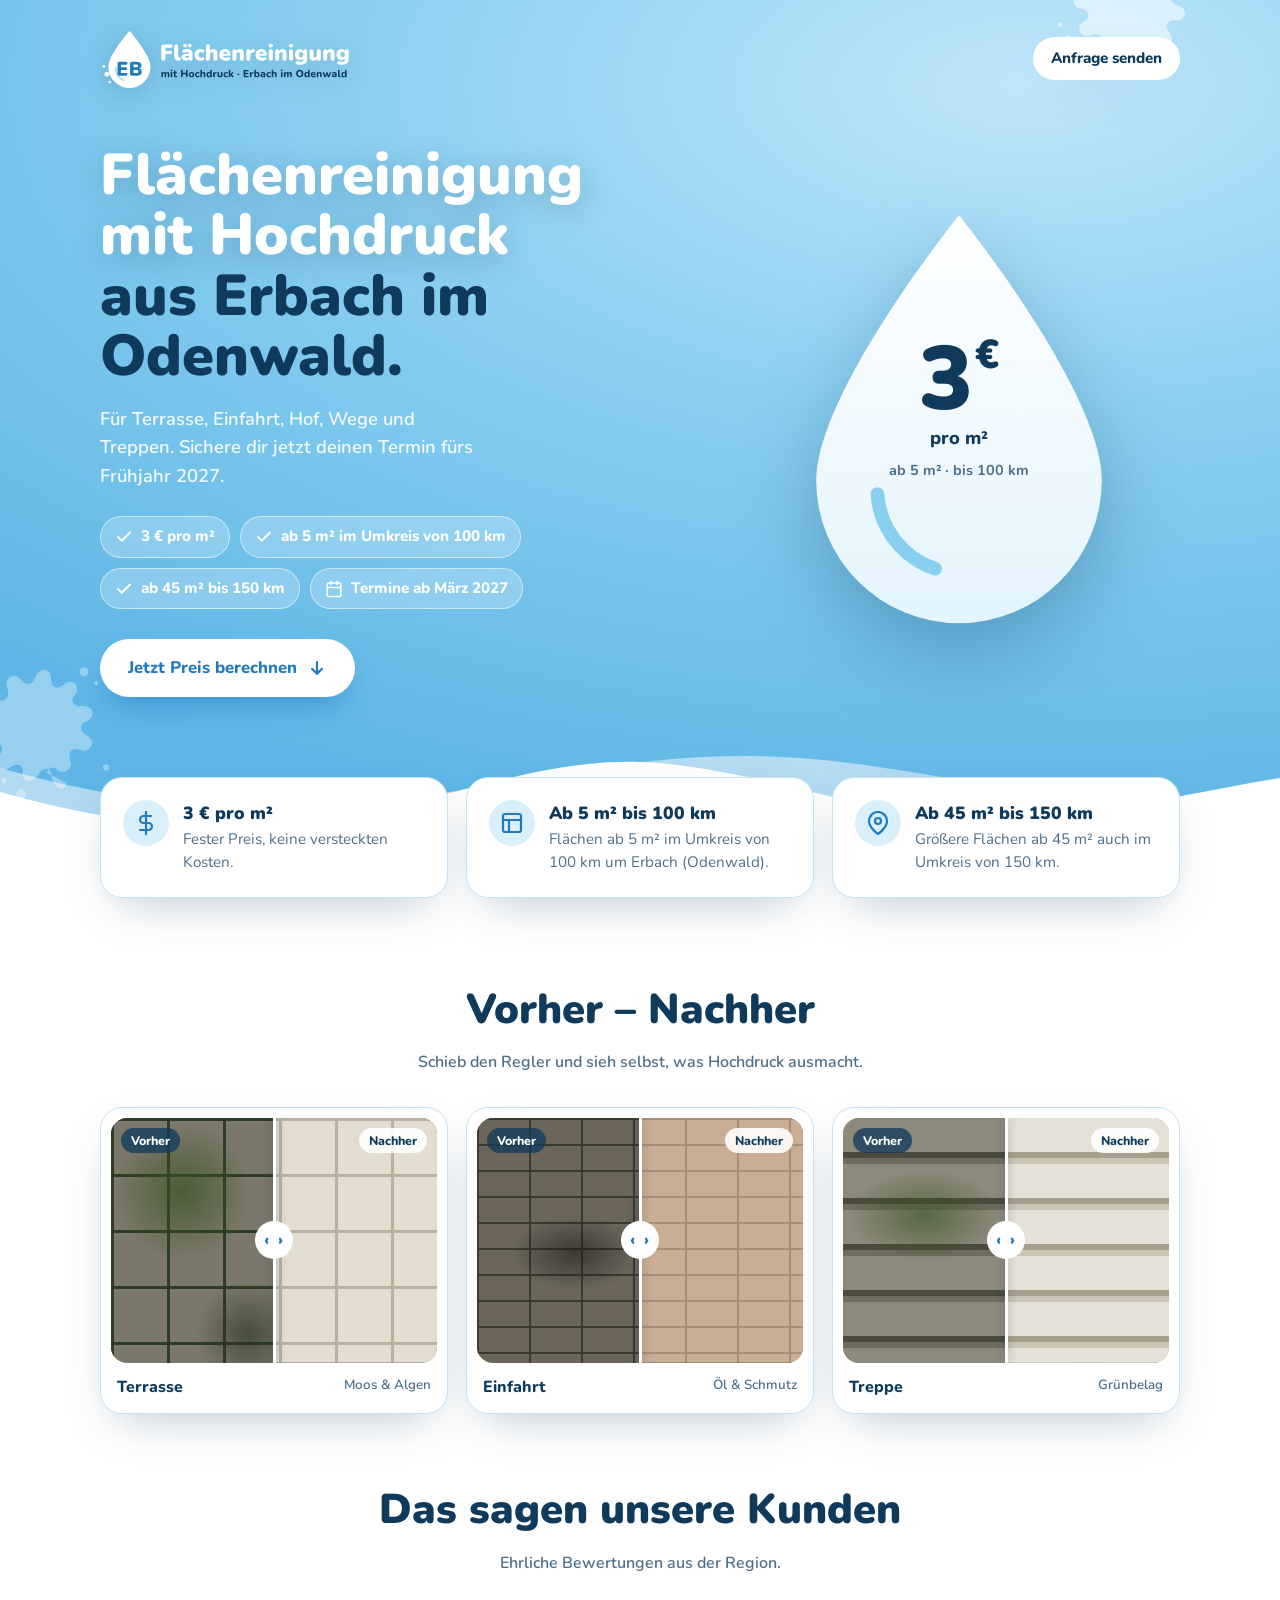
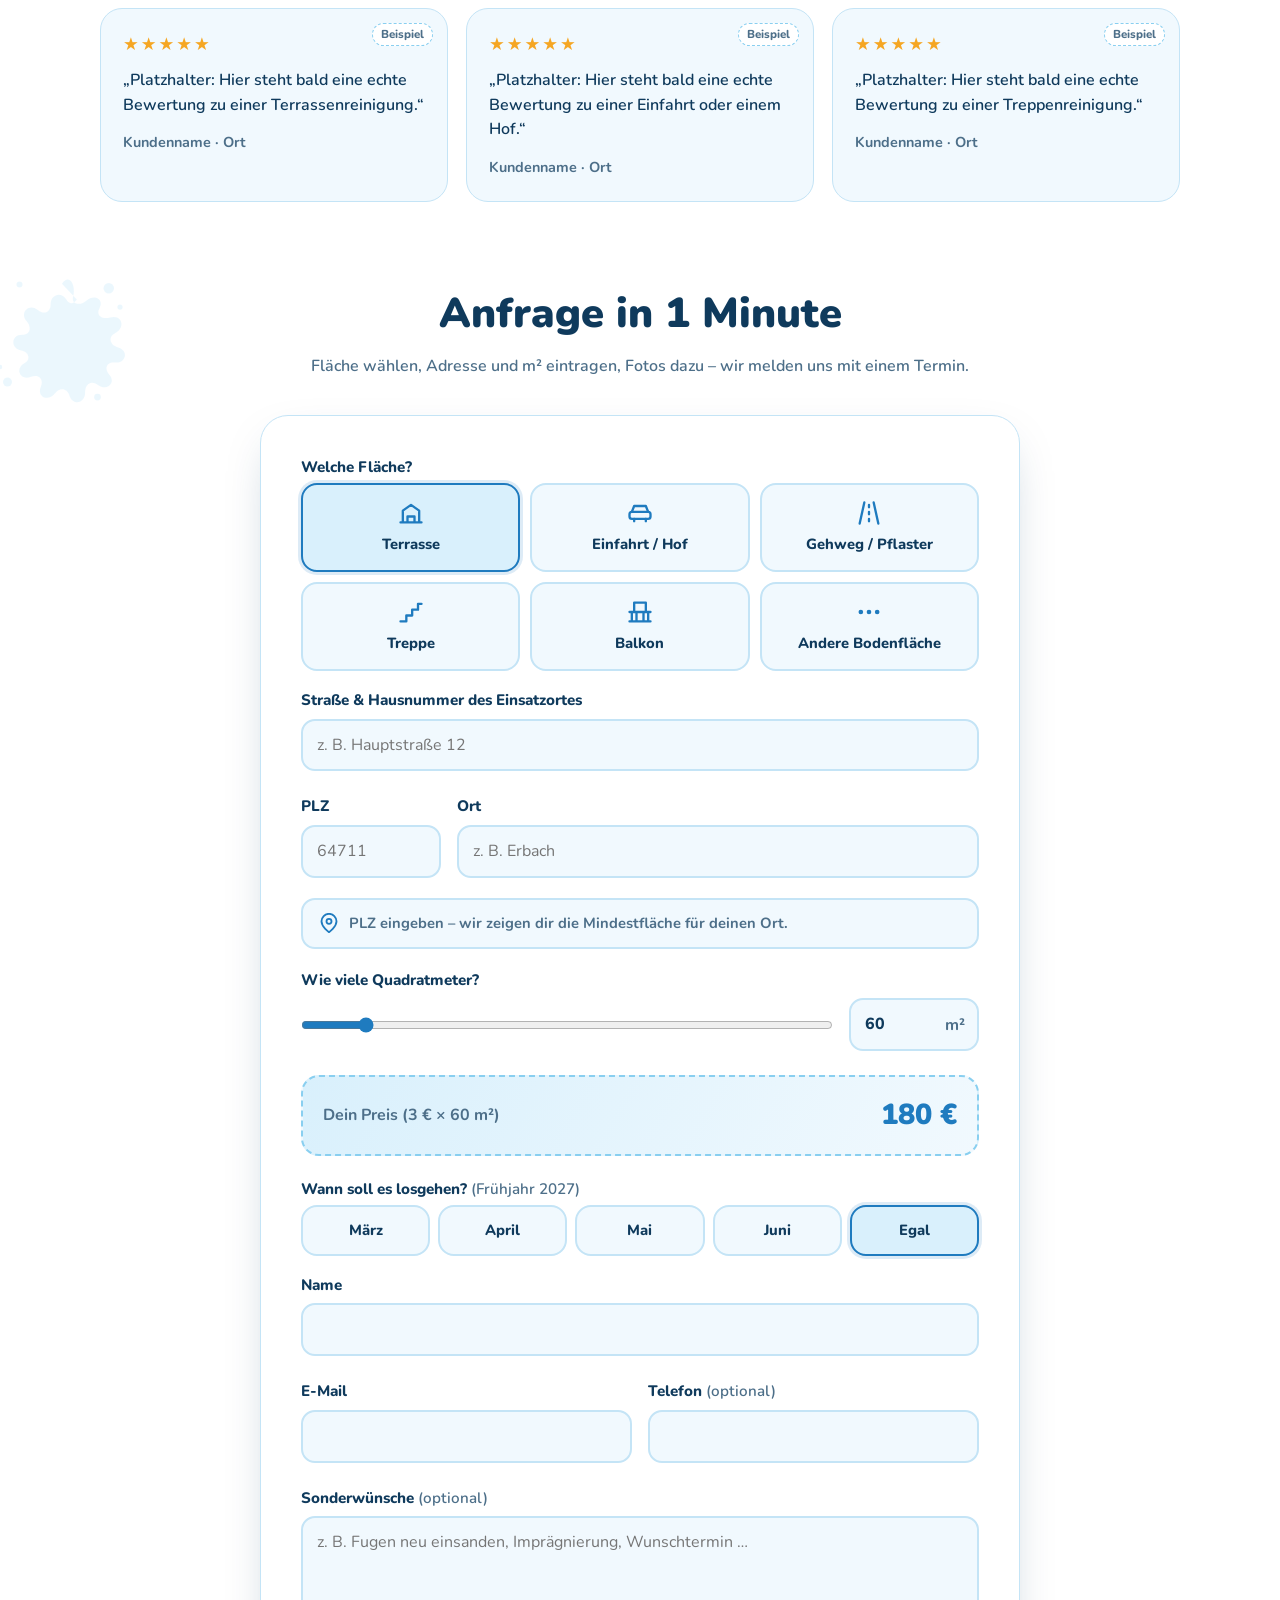
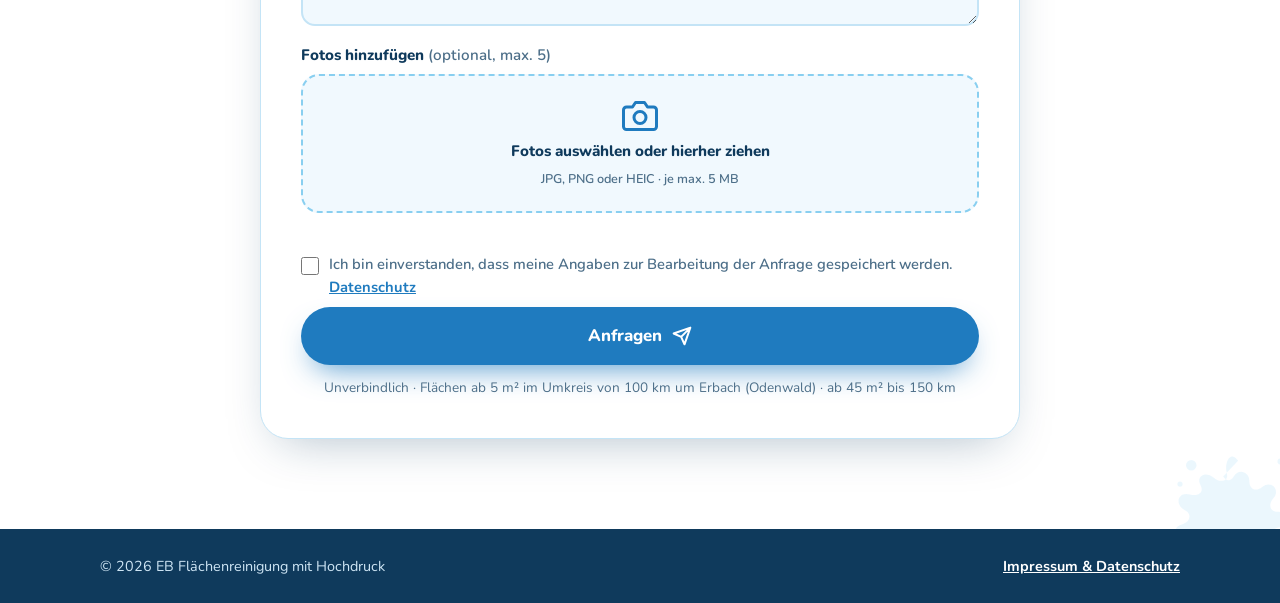
<file: index.html>
<!DOCTYPE html>
<html lang="de">
<head>
  <meta charset="UTF-8" />
  <meta name="viewport" content="width=device-width, initial-scale=1.0" />
  <title>Flächenreinigung mit Hochdruck · Erbach · 3 € pro m² · Frühjahr 2027</title>
  <meta name="description" content="Flächenreinigung mit Hochdruck für Terrasse, Einfahrt, Hof, Wege und Treppen: 3 € pro m², ab 5 m², im Umkreis von bis zu 150 km um Erbach (Odenwald). Jetzt Termin fürs Frühjahr 2027 anfragen." />
  <meta name="theme-color" content="#89cff0" />
  <link rel="icon" href="assets/favicon.svg" type="image/svg+xml" />
  <link rel="apple-touch-icon" href="assets/logo-icon-512.png" />
  <link rel="preconnect" href="https://fonts.googleapis.com" />
  <link rel="preconnect" href="https://fonts.gstatic.com" crossorigin />
  <link href="https://fonts.googleapis.com/css2?family=Nunito:wght@400;600;700;800;900&display=swap" rel="stylesheet" />
  <style>
    :root {
      --baby: #89cff0;
      --baby-soft: #d9f0fc;
      --baby-mist: #f1f9fe;
      --blue: #1f7bbf;
      --blue-dark: #0f3a5c;
      --white: #ffffff;
      --text: #0f3a5c;
      --muted: #4d6f89;
      --line: #c4e4f6;
      --error: #c0392b;
      --radius: 22px;
      --shadow: 0 18px 50px -20px rgba(15, 58, 92, .35);
    }
    * { box-sizing: border-box; margin: 0; padding: 0; }
    html { scroll-behavior: smooth; }
    body {
      font-family: "Nunito", system-ui, sans-serif;
      color: var(--text);
      background: var(--white);
      line-height: 1.55;
      -webkit-font-smoothing: antialiased;
      overflow-x: hidden;
    }
    a { color: var(--blue); }
    .container { width: min(1080px, 100% - 32px); margin-inline: auto; }

    /* ---------- HERO mit Splash ---------- */
    .hero {
      position: relative;
      isolation: isolate;
      overflow: hidden;
      overflow: clip;
      background: radial-gradient(120% 90% at 80% 10%, #bfe6fa 0%, var(--baby) 45%, #5fb6e6 100%);
      color: var(--white);
      padding: 28px 0 150px;
    }
    .hero__splash { position: absolute; z-index: -1; pointer-events: none; }
    .hero__splash--a { width: 560px; right: -120px; top: -80px; opacity: .55; }
    .hero__splash--b { width: 380px; left: -140px; bottom: 40px; opacity: .35; transform: rotate(160deg); }
    .bubble {
      position: absolute; z-index: -1; bottom: -40px; border-radius: 50%;
      background: radial-gradient(circle at 30% 30%, rgba(255,255,255,.95), rgba(255,255,255,.25) 60%, rgba(255,255,255,.08));
      border: 1px solid rgba(255,255,255,.6);
      animation: rise linear infinite;
    }
    @keyframes rise {
      0%   { transform: translate(0, 0) scale(.8); opacity: 0; }
      15%  { opacity: .9; }
      100% { transform: translate(30px, -110vh) scale(1.1); opacity: 0; }
    }
    .hero__wave { position: absolute; left: 0; right: 0; bottom: -1px; width: 100%; height: 120px; }

    .topbar { display: flex; align-items: center; justify-content: space-between; gap: 16px; }
    .brand { display: flex; align-items: center; gap: 10px; font-weight: 900; font-size: 1.25rem; color: var(--white); text-decoration: none; letter-spacing: .2px; }
    .brand { min-width: 0; }
    .brand img { display: block; width: 254px; height: auto; max-width: 100%; filter: drop-shadow(0 4px 12px rgba(15,58,92,.2)); }
    .topbar__cta { flex: none; }
    @media (max-width: 420px) { .brand img { width: 220px; } }
    .topbar__cta { color: var(--blue-dark); background: var(--white); padding: 10px 18px; border-radius: 999px; font-weight: 800; text-decoration: none; font-size: .95rem; box-shadow: var(--shadow); }

    .hero__grid { display: grid; grid-template-columns: 1.15fr .85fr; gap: 40px; align-items: center; margin-top: 56px; }
    .hero h1 { font-size: clamp(2rem, 4.6vw, 3.6rem); line-height: 1.05; font-weight: 900; text-shadow: 0 6px 30px rgba(15,58,92,.25); }
    .hero__grid > * { min-width: 0; }
    .hero h1 { hyphens: manual; overflow-wrap: normal; word-break: normal; }
    .hero h1 span { display: block; color: var(--blue-dark); text-shadow: none; }
    .hero__lead { margin-top: 18px; font-size: 1.15rem; max-width: 34ch; color: #f4fbff; font-weight: 600; }
    .chips { display: flex; flex-wrap: wrap; gap: 10px; margin-top: 26px; }
    .chip { display: inline-flex; align-items: center; gap: 8px; background: rgba(255,255,255,.22); border: 1px solid rgba(255,255,255,.55); backdrop-filter: blur(6px); padding: 8px 14px; border-radius: 999px; font-weight: 800; font-size: .95rem; }
    .chip svg { width: 18px; height: 18px; }
    .btn {
      display: inline-flex; align-items: center; justify-content: center; gap: 10px;
      background: var(--blue); color: var(--white); border: 0; cursor: pointer;
      padding: 16px 28px; border-radius: 999px; font: inherit; font-weight: 800; font-size: 1.05rem;
      text-decoration: none; box-shadow: 0 14px 30px -12px rgba(31,123,191,.8);
      transition: transform .2s, box-shadow .2s, background .2s;
    }
    .btn:hover { transform: translateY(-2px); background: #1a6eab; }
    .btn:focus-visible, .topbar__cta:focus-visible { outline: 3px solid var(--white); outline-offset: 3px; }
    .hero .btn { margin-top: 30px; background: var(--white); color: var(--blue); }

    .price-drop { position: relative; width: min(340px, 100%); justify-self: center; }
    .price-drop svg { width: 100%; height: auto; filter: drop-shadow(0 30px 40px rgba(15,58,92,.3)); }
    .price-drop__txt { position: absolute; inset: 30% 0 0; text-align: center; color: var(--blue-dark); }
    .price-drop__big { font-size: clamp(4rem, 9vw, 5.6rem); font-weight: 900; line-height: 1; }
    .price-drop__big small { font-size: .45em; vertical-align: top; margin-left: 2px; }
    .price-drop__unit { font-weight: 800; font-size: 1.15rem; }
    .price-drop__min { margin-top: 6px; font-size: .9rem; font-weight: 700; color: var(--muted); }

    /* ---------- Kurzinfos ---------- */
    .facts { display: grid; grid-template-columns: repeat(3, 1fr); gap: 18px; margin-top: -70px; position: relative; z-index: 2; }
    .fact { background: var(--white); border: 1px solid var(--line); border-radius: var(--radius); padding: 22px; box-shadow: var(--shadow); display: flex; gap: 14px; align-items: flex-start; }
    .fact__ico { flex: none; width: 46px; height: 46px; border-radius: 50%; background: var(--baby-soft); display: grid; place-items: center; color: var(--blue); }
    .fact__ico svg { width: 24px; height: 24px; }
    .fact strong { display: block; font-size: 1.1rem; font-weight: 900; }
    .fact p { color: var(--muted); font-size: .95rem; }

    /* ---------- Formular ---------- */
    .contact { position: relative; padding: 80px 0 90px; overflow: hidden; overflow: clip; }
    .contact__splash { position: absolute; width: 520px; left: -200px; top: 60px; opacity: .5; z-index: -1; }
    .contact__splash--r { left: auto; right: -220px; top: auto; bottom: -60px; transform: scaleX(-1); }
    .contact h2 { font-size: clamp(1.8rem, 4vw, 2.6rem); font-weight: 900; text-align: center; }
    .contact__sub { text-align: center; color: var(--muted); margin-top: 8px; font-weight: 600; }

    .form { margin: 36px auto 0; max-width: 760px; background: var(--white); border: 1px solid var(--line); border-radius: 28px; padding: clamp(20px, 4vw, 40px); box-shadow: var(--shadow); }
    .row { display: grid; grid-template-columns: 1fr 1fr; gap: 16px; }
    .field { display: flex; flex-direction: column; gap: 6px; margin-bottom: 18px; }
    .field > label, .legend { font-weight: 800; font-size: .95rem; }
    .field > label .opt, .legend .opt { font-weight: 600; color: var(--muted); }
    input[type="text"], input[type="email"], input[type="tel"], input[type="number"], textarea {
      width: 100%; font: inherit; color: var(--text); background: var(--baby-mist);
      border: 2px solid var(--line); border-radius: 14px; padding: 12px 14px; transition: border-color .2s, background .2s;
    }
    input:focus, textarea:focus { outline: none; border-color: var(--blue); background: var(--white); }
    textarea { min-height: 110px; resize: vertical; }
    .field.is-invalid input, .field.is-invalid textarea { border-color: var(--error); }
    .err { color: var(--error); font-size: .85rem; font-weight: 700; min-height: 0; }

    .areas { display: grid; grid-template-columns: repeat(3, 1fr); gap: 10px; margin-top: 4px; }
    .area input { position: absolute; opacity: 0; pointer-events: none; }
    .area span {
      display: flex; flex-direction: column; align-items: center; gap: 6px; text-align: center;
      padding: 14px 8px; border: 2px solid var(--line); border-radius: 16px; background: var(--baby-mist);
      font-weight: 800; font-size: .92rem; cursor: pointer; transition: all .2s;
    }
    .area span svg { width: 28px; height: 28px; color: var(--blue); }
    .area input:checked + span { border-color: var(--blue); background: var(--baby-soft); box-shadow: 0 0 0 3px rgba(31,123,191,.15); }
    .area input:focus-visible + span { outline: 3px solid var(--blue); outline-offset: 2px; }

    .sqm { display: grid; grid-template-columns: 1fr 130px; gap: 16px; align-items: center; }
    input[type="range"] { width: 100%; accent-color: var(--blue); height: 28px; }
    .sqm__num { position: relative; }
    .sqm__num input { padding-right: 42px; font-weight: 800; }
    .sqm__num em { position: absolute; right: 14px; top: 50%; transform: translateY(-50%); font-style: normal; color: var(--muted); font-weight: 700; }

    .estimate { display: flex; align-items: center; justify-content: space-between; gap: 12px; flex-wrap: wrap; background: linear-gradient(120deg, var(--baby-soft), var(--baby-mist)); border: 2px dashed var(--baby); border-radius: 18px; padding: 16px 20px; margin-bottom: 22px; }
    .estimate__label { font-weight: 700; color: var(--muted); }
    .estimate__value { font-size: 1.8rem; font-weight: 900; color: var(--blue); }

    .drop {
      position: relative; display: flex; flex-direction: column; align-items: center; gap: 6px;
      border: 2px dashed var(--baby); border-radius: 18px; background: var(--baby-mist);
      padding: 22px; text-align: center; cursor: pointer; transition: background .2s, border-color .2s;
    }
    .drop:hover, .drop.is-over { background: var(--baby-soft); border-color: var(--blue); }
    .drop svg { width: 36px; height: 36px; color: var(--blue); }
    .drop strong { font-weight: 800; }
    .drop small { color: var(--muted); font-weight: 600; }
    .drop input { position: absolute; inset: 0; opacity: 0; cursor: pointer; }
    .thumbs { display: flex; flex-wrap: wrap; gap: 10px; margin-top: 10px; }
    .thumb { position: relative; width: 78px; height: 78px; border-radius: 12px; overflow: hidden; border: 2px solid var(--line); }
    .thumb img { width: 100%; height: 100%; object-fit: cover; display: block; }
    .thumb button { position: absolute; top: 3px; right: 3px; width: 22px; height: 22px; border-radius: 50%; border: 0; background: rgba(15,58,92,.8); color: #fff; font-weight: 900; cursor: pointer; line-height: 22px; font-size: 14px; }

    .check { display: flex; gap: 10px; align-items: flex-start; font-size: .92rem; color: var(--muted); font-weight: 600; margin-bottom: 18px; }
    .check input { margin-top: 4px; width: 18px; height: 18px; accent-color: var(--blue); flex: none; }
    .form .btn { width: 100%; }
    .form__note { text-align: center; margin-top: 12px; font-size: .85rem; color: var(--muted); }
    .success { display: none; text-align: center; padding: 30px 10px; }
    .success svg { width: 70px; height: 70px; color: var(--blue); }
    .success h3 { font-size: 1.6rem; font-weight: 900; margin-top: 10px; }
    .form.is-sent .success { display: block; }
    .form.is-sent .form__body { display: none; }

    .row--plz { grid-template-columns: 140px 1fr; }
    .distance { display: flex; align-items: center; gap: 10px; margin: -4px 0 20px; padding: 12px 16px; border-radius: 14px; background: var(--baby-mist); border: 2px solid var(--line); color: var(--muted); font-weight: 700; font-size: .92rem; }
    .distance svg { width: 20px; height: 20px; flex: none; color: var(--blue); }
    .distance--ok { background: #e8f7ee; border-color: #9fd8b4; color: #1e6b3d; }
    .distance--ok svg { color: #1e8a4c; }
    .distance--out { background: #fdecea; border-color: #f2b8b1; color: var(--error); }
    .distance--out svg { color: var(--error); }

    .months { display: grid; grid-template-columns: repeat(5, 1fr); gap: 8px; margin-top: 4px; }
    .months .area { display: flex; }
    .months .area span { flex: 1; padding: 12px 6px; }

    /* ---------- Referenzen & Bewertungen ---------- */
    .refs { padding: 80px 0 0; }
    .sec-title { font-size: clamp(1.8rem, 4vw, 2.6rem); font-weight: 900; text-align: center; }
    .sec-sub { text-align: center; color: var(--muted); margin-top: 8px; font-weight: 600; }
    .ba-grid { display: grid; grid-template-columns: repeat(3, 1fr); gap: 18px; margin-top: 32px; }
    .ba-card { background: var(--white); border: 1px solid var(--line); border-radius: var(--radius); padding: 10px; box-shadow: var(--shadow); }
    .ba { --pos: 50%; position: relative; aspect-ratio: 4 / 3; border-radius: 16px; overflow: hidden; user-select: none; }
    .ba__img { position: absolute; inset: 0; width: 100%; height: 100%; object-fit: cover; }
    .ba__img--after { clip-path: inset(0 0 0 var(--pos)); }
    .ba__line { position: absolute; top: 0; bottom: 0; left: var(--pos); width: 3px; margin-left: -1.5px; background: var(--white); box-shadow: 0 0 10px rgba(15,58,92,.4); pointer-events: none; }
    .ba__line::after { content: "‹ ›"; position: absolute; top: 50%; left: 50%; transform: translate(-50%, -50%); width: 38px; height: 38px; border-radius: 50%; background: var(--white); color: var(--blue); font-weight: 900; display: grid; place-items: center; box-shadow: var(--shadow); letter-spacing: 2px; }
    .ba input { position: absolute; inset: 0; width: 100%; height: 100%; opacity: 0; cursor: ew-resize; margin: 0; }
    .ba input:focus-visible ~ .ba__line::after { outline: 3px solid var(--blue); outline-offset: 2px; }
    .ba__tag { position: absolute; top: 10px; padding: 3px 10px; border-radius: 999px; font-size: .78rem; font-weight: 800; background: rgba(15,58,92,.75); color: var(--white); pointer-events: none; }
    .ba__tag--l { left: 10px; }
    .ba__tag--r { right: 10px; background: rgba(255,255,255,.9); color: var(--blue-dark); }
    .ba-card figcaption { display: flex; justify-content: space-between; gap: 8px; padding: 12px 6px 4px; font-weight: 800; }
    .ba-card figcaption small { color: var(--muted); font-weight: 600; }
    /* Beispielmotive aus CSS – durch echte Fotos (img.ba__img) ersetzen */
    .m-terrasse--before { background: radial-gradient(circle at 22% 30%, rgba(52,82,34,.7), transparent 22%), radial-gradient(circle at 72% 62%, rgba(46,66,30,.65), transparent 26%), radial-gradient(circle at 42% 88%, rgba(38,48,28,.6), transparent 18%), linear-gradient(#2f3d22 3px, transparent 3px) 0 0 / 56px 56px, linear-gradient(90deg, #2f3d22 3px, transparent 3px) 0 0 / 56px 56px, #7b776a; }
    .m-terrasse--after { background: linear-gradient(#b9b1a0 3px, transparent 3px) 0 0 / 56px 56px, linear-gradient(90deg, #b9b1a0 3px, transparent 3px) 0 0 / 56px 56px, #e3ddd0; }
    .m-einfahrt--before { background: radial-gradient(ellipse at 30% 55%, rgba(20,20,20,.55), transparent 20%), radial-gradient(ellipse at 68% 40%, rgba(30,40,20,.5), transparent 24%), linear-gradient(#3a3a2c 2px, transparent 2px) 0 0 / 100% 26px, repeating-linear-gradient(90deg, #3a3a2c 0 2px, transparent 2px 52px), #6c665a; }
    .m-einfahrt--after { background: linear-gradient(#a98f78 2px, transparent 2px) 0 0 / 100% 26px, repeating-linear-gradient(90deg, #a98f78 0 2px, transparent 2px 52px), #c9ad94; }
    .m-treppe--before { background: radial-gradient(ellipse at 25% 40%, rgba(52,82,34,.6), transparent 22%), radial-gradient(ellipse at 75% 75%, rgba(46,66,30,.55), transparent 24%), repeating-linear-gradient(180deg, #8d897b 0 34px, #4b4a3c 34px 40px, #6f6b5d 40px 46px), #8d897b; }
    .m-treppe--after { background: repeating-linear-gradient(180deg, #e6e1d6 0 34px, #a79f8e 34px 40px, #cbc4b5 40px 46px), #e6e1d6; }

    .reviews { display: grid; grid-template-columns: repeat(3, 1fr); gap: 18px; margin-top: 32px; }
    .review { position: relative; background: var(--baby-mist); border: 1px solid var(--line); border-radius: var(--radius); padding: 22px; }
    .review__stars { color: #f5a623; font-size: 1.1rem; letter-spacing: 2px; }
    .review p { margin: 10px 0 14px; font-weight: 600; }
    .review footer { color: var(--muted); font-size: .9rem; font-weight: 700; }
    .review__demo { position: absolute; top: 14px; right: 14px; font-size: .72rem; font-weight: 800; padding: 2px 8px; border-radius: 999px; background: var(--white); border: 1px dashed var(--baby); color: var(--muted); }
    .reviews-title { margin-top: 64px; }

    /* ---------- Footer ---------- */
    .footer { background: var(--blue-dark); color: #cfe6f5; padding: 26px 0; font-size: .9rem; }
    .footer .container { display: flex; justify-content: space-between; gap: 12px; flex-wrap: wrap; }
    .footer a { color: var(--white); font-weight: 700; }
    .footer button.linklike { background: none; border: 0; color: var(--white); font: inherit; font-weight: 700; text-decoration: underline; cursor: pointer; }

    dialog { border: 0; border-radius: 20px; padding: 28px; max-width: 560px; width: calc(100% - 32px); color: var(--text); box-shadow: var(--shadow); }
    dialog::backdrop { background: rgba(15,58,92,.45); backdrop-filter: blur(3px); }
    dialog h3 { font-weight: 900; margin: 14px 0 6px; }
    dialog h3:first-child { margin-top: 0; }
    dialog p { font-size: .92rem; color: var(--muted); }
    dialog .btn { margin-top: 20px; padding: 10px 22px; font-size: .95rem; }

    @media (max-width: 820px) {
      .hero { padding-bottom: 130px; }
      .hero__grid { grid-template-columns: 1fr; margin-top: 36px; gap: 20px; }
      .hero h1 { font-size: min(3rem, calc((100vw - 32px) / 11)); }
      .price-drop { width: 240px; order: -1; }
      .facts, .ba-grid, .reviews { grid-template-columns: 1fr; }
      .row { grid-template-columns: 1fr; gap: 0; }
      .areas { grid-template-columns: repeat(2, 1fr); }
      .months { grid-template-columns: repeat(3, 1fr); }
    }
    @media (max-width: 420px) {
      .topbar__cta { display: none; }
      .sqm { grid-template-columns: 1fr; }
    }
    @media (prefers-reduced-motion: reduce) {
      html { scroll-behavior: auto; }
      .bubble { display: none; }
      .btn { transition: none; }
    }
  </style>
</head>
<body>
  <!-- Wiederverwendbare Splash-Form -->
  <svg width="0" height="0" style="position:absolute" aria-hidden="true">
    <defs>
      <symbol id="splash" viewBox="0 0 400 400">
        <path fill="currentColor" d="M205 58c22-30 38 8 30 34-6 20 18 26 34 12 22-20 50-6 36 20-10 18 8 30 28 24 34-10 42 28 14 42-20 10-14 32 8 38 30 8 20 44-8 40-22-3-30 16-16 32 20 22-6 46-30 28-18-14-34-2-34 20 0 30-34 36-42 8-6-20-26-22-38-6-18 24-50 10-38-18 8-20-6-34-26-26-30 12-44-22-18-36 18-10 12-30-8-34-30-6-28-42 2-42 22 0 26-20 12-36-20-22 6-50 30-30 18 14 34 6 34-16 0-26 30-34 42-12 8 14 20 12 28 0z"/>
        <circle fill="currentColor" cx="330" cy="70" r="14"/>
        <circle fill="currentColor" cx="360" cy="120" r="7"/>
        <circle fill="currentColor" cx="60" cy="320" r="12"/>
        <circle fill="currentColor" cx="40" cy="280" r="6"/>
        <circle fill="currentColor" cx="300" cy="360" r="9"/>
        <circle fill="currentColor" cx="92" cy="60" r="8"/>
      </symbol>
    </defs>
  </svg>

  <header class="hero">
    <svg class="hero__splash hero__splash--a" style="color:#fff" aria-hidden="true"><use href="#splash"/></svg>
    <svg class="hero__splash hero__splash--b" style="color:#fff" aria-hidden="true"><use href="#splash"/></svg>
    <div id="bubbles" aria-hidden="true"></div>

    <div class="container">
      <div class="topbar">
        <a class="brand" href="#">
          <img src="assets/logo-weiss.svg" alt="EB Flächenreinigung mit Hochdruck · Erbach" width="518" height="124" />
        </a>
        <a class="topbar__cta" href="#anfrage">Anfrage senden</a>
      </div>

      <div class="hero__grid">
        <div>
          <h1>Flächenreinigung mit&nbsp;Hochdruck <span>aus Erbach im Odenwald.</span></h1>
          <p class="hero__lead">Für Terrasse, Einfahrt, Hof, Wege und Treppen. Sichere dir jetzt deinen Termin fürs Frühjahr 2027.</p>
          <div class="chips">
            <span class="chip"><svg viewBox="0 0 24 24" fill="none" stroke="currentColor" stroke-width="2.4" stroke-linecap="round" stroke-linejoin="round"><path d="M20 6 9 17l-5-5"/></svg>3 € pro m²</span>
            <span class="chip"><svg viewBox="0 0 24 24" fill="none" stroke="currentColor" stroke-width="2.4" stroke-linecap="round" stroke-linejoin="round"><path d="M20 6 9 17l-5-5"/></svg>ab 5 m² im Umkreis von 100 km</span>
            <span class="chip"><svg viewBox="0 0 24 24" fill="none" stroke="currentColor" stroke-width="2.4" stroke-linecap="round" stroke-linejoin="round"><path d="M20 6 9 17l-5-5"/></svg>ab 45 m² bis 150 km</span>
            <span class="chip"><svg viewBox="0 0 24 24" fill="none" stroke="currentColor" stroke-width="2.2" stroke-linecap="round" stroke-linejoin="round"><rect x="3" y="4" width="18" height="18" rx="2"/><path d="M16 2v4M8 2v4M3 10h18"/></svg>Termine ab März 2027</span>
          </div>
          <a class="btn" href="#anfrage">Jetzt Preis berechnen
            <svg width="20" height="20" viewBox="0 0 24 24" fill="none" stroke="currentColor" stroke-width="2.6" stroke-linecap="round" stroke-linejoin="round" aria-hidden="true"><path d="M12 5v14M6 13l6 6 6-6"/></svg>
          </a>
        </div>

        <div class="price-drop" aria-label="Preis: 3 Euro pro Quadratmeter, ab 5 Quadratmeter">
          <svg viewBox="0 0 200 250" aria-hidden="true">
            <defs>
              <linearGradient id="dropfill" x1="0" y1="0" x2="0" y2="1">
                <stop offset="0" stop-color="#ffffff"/>
                <stop offset="1" stop-color="#e3f4fd"/>
              </linearGradient>
            </defs>
            <path d="M100 6C100 6 16 110 16 162a84 84 0 0 0 168 0C184 110 100 6 100 6z" fill="url(#dropfill)"/>
            <path d="M52 170a50 50 0 0 0 34 44" stroke="#89cff0" stroke-width="8" fill="none" stroke-linecap="round"/>
          </svg>
          <div class="price-drop__txt">
            <div class="price-drop__big">3<small>€</small></div>
            <div class="price-drop__unit">pro m²</div>
            <div class="price-drop__min">ab 5 m² · bis 100 km</div>
          </div>
        </div>
      </div>
    </div>

    <svg class="hero__wave" viewBox="0 0 1440 120" preserveAspectRatio="none" aria-hidden="true">
      <path fill="#fff" d="M0 64c120 30 240 44 360 30S600 30 720 34s240 50 360 56 240-22 360-40v70H0z"/>
      <path fill="#fff" opacity=".5" d="M0 40c160 40 300 50 460 30s280-50 440-40 300 60 540 30v100H0z"/>
    </svg>
  </header>

  <main>
    <section class="container facts" aria-label="Das Wichtigste">
      <div class="fact">
        <div class="fact__ico"><svg viewBox="0 0 24 24" fill="none" stroke="currentColor" stroke-width="2.2" stroke-linecap="round" stroke-linejoin="round" aria-hidden="true"><path d="M12 1v22M17 5H9.5a3.5 3.5 0 0 0 0 7h5a3.5 3.5 0 0 1 0 7H6"/></svg></div>
        <div><strong>3 € pro m²</strong><p>Fester Preis, keine versteckten Kosten.</p></div>
      </div>
      <div class="fact">
        <div class="fact__ico"><svg viewBox="0 0 24 24" fill="none" stroke="currentColor" stroke-width="2.2" stroke-linecap="round" stroke-linejoin="round" aria-hidden="true"><rect x="3" y="3" width="18" height="18" rx="2"/><path d="M3 9h18M9 21V9"/></svg></div>
        <div><strong>Ab 5 m² bis 100 km</strong><p>Flächen ab 5 m² im Umkreis von 100 km um Erbach (Odenwald).</p></div>
      </div>
      <div class="fact">
        <div class="fact__ico"><svg viewBox="0 0 24 24" fill="none" stroke="currentColor" stroke-width="2.2" stroke-linecap="round" stroke-linejoin="round" aria-hidden="true"><path d="M21 10c0 7-9 13-9 13S3 17 3 10a9 9 0 0 1 18 0z"/><circle cx="12" cy="10" r="3"/></svg></div>
        <div><strong>Ab 45 m² bis 150 km</strong><p>Größere Flächen ab 45 m² auch im Umkreis von 150 km.</p></div>
      </div>
    </section>

    <section class="refs" id="referenzen">
      <div class="container">
        <h2 class="sec-title">Vorher – Nachher</h2>
        <p class="sec-sub">Schieb den Regler und sieh selbst, was Hochdruck ausmacht.</p>
        <!-- Echte Fotos: die beiden div.ba__img durch <img class="ba__img" src="…"> bzw. <img class="ba__img ba__img--after" src="…"> ersetzen -->
        <div class="ba-grid">
        <figure class="ba-card">
          <div class="ba" role="group" aria-label="Vorher-Nachher-Vergleich Terrasse">
            <div class="ba__img m-terrasse--before" role="img" aria-label="Terrasse vorher"></div>
            <div class="ba__img ba__img--after m-terrasse--after" role="img" aria-label="Terrasse nachher"></div>
            <span class="ba__tag ba__tag--l">Vorher</span><span class="ba__tag ba__tag--r">Nachher</span>
            <input type="range" min="0" max="100" value="50" aria-label="Vergleich verschieben: Terrasse" />
            <span class="ba__line"></span>
          </div>
          <figcaption>Terrasse <small>Moos &amp; Algen</small></figcaption>
        </figure>
        <figure class="ba-card">
          <div class="ba" role="group" aria-label="Vorher-Nachher-Vergleich Einfahrt">
            <div class="ba__img m-einfahrt--before" role="img" aria-label="Einfahrt vorher"></div>
            <div class="ba__img ba__img--after m-einfahrt--after" role="img" aria-label="Einfahrt nachher"></div>
            <span class="ba__tag ba__tag--l">Vorher</span><span class="ba__tag ba__tag--r">Nachher</span>
            <input type="range" min="0" max="100" value="50" aria-label="Vergleich verschieben: Einfahrt" />
            <span class="ba__line"></span>
          </div>
          <figcaption>Einfahrt <small>Öl &amp; Schmutz</small></figcaption>
        </figure>
        <figure class="ba-card">
          <div class="ba" role="group" aria-label="Vorher-Nachher-Vergleich Treppe">
            <div class="ba__img m-treppe--before" role="img" aria-label="Treppe vorher"></div>
            <div class="ba__img ba__img--after m-treppe--after" role="img" aria-label="Treppe nachher"></div>
            <span class="ba__tag ba__tag--l">Vorher</span><span class="ba__tag ba__tag--r">Nachher</span>
            <input type="range" min="0" max="100" value="50" aria-label="Vergleich verschieben: Treppe" />
            <span class="ba__line"></span>
          </div>
          <figcaption>Treppe <small>Grünbelag</small></figcaption>
        </figure>
        </div>

        <h2 class="sec-title reviews-title">Das sagen unsere Kunden</h2>
        <p class="sec-sub">Ehrliche Bewertungen aus der Region.</p>
        <!-- Bewertungen: im Skript unten im Array REVIEWS pflegen -->
        <div class="reviews" id="reviews"></div>
      </div>
    </section>

    <section class="contact" id="anfrage">
      <svg class="contact__splash" style="color:var(--baby-soft)" aria-hidden="true"><use href="#splash"/></svg>
      <svg class="contact__splash contact__splash--r" style="color:var(--baby-soft)" aria-hidden="true"><use href="#splash"/></svg>
      <div class="container">
        <h2>Anfrage in 1 Minute</h2>
        <p class="contact__sub">Fläche wählen, Adresse und m² eintragen, Fotos dazu – wir melden uns mit einem Termin.</p>

        <!--
          Formular-Versand: Trage unten in FORM_ENDPOINT deine E-Mail-Adresse ein
          (FormSubmit.co – kostenlos, schickt die Anfrage inkl. Fotos als E-Mail).
          Solange der Platzhalter drinsteht, öffnet das Formular stattdessen das E-Mail-Programm.
        -->
        <form class="form" id="form" action="https://formsubmit.co/DEINE-EMAIL@example.de" method="POST" enctype="multipart/form-data" novalidate>
          <div class="form__body">
            <input type="hidden" name="_subject" value="Neue Anfrage: Flächenreinigung mit Hochdruck (Frühjahr 2027)" />
            <input type="hidden" name="_template" value="table" />
            <input type="hidden" name="_captcha" value="false" />
            <input type="text" name="_honey" style="display:none" tabindex="-1" autocomplete="off" />


            <fieldset class="field" style="border:0" data-field="flaeche">
              <legend class="legend">Welche Fläche?</legend>
              <div class="areas">
                <label class="area"><input type="radio" name="Fläche" value="Terrasse" checked /><span><svg viewBox="0 0 24 24" fill="none" stroke="currentColor" stroke-width="2" stroke-linecap="round" stroke-linejoin="round"><path d="M3 20h18M5 20V10l7-5 7 5v10M9 20v-5h6v5"/></svg>Terrasse</span></label>
                <label class="area"><input type="radio" name="Fläche" value="Einfahrt / Hof" /><span><svg viewBox="0 0 24 24" fill="none" stroke="currentColor" stroke-width="2" stroke-linecap="round" stroke-linejoin="round"><rect x="3" y="11" width="18" height="6" rx="2"/><path d="M5 11l2-5h10l2 5M7 17v2M17 17v2"/></svg>Einfahrt / Hof</span></label>
                <label class="area"><input type="radio" name="Fläche" value="Gehweg / Pflaster" /><span><svg viewBox="0 0 24 24" fill="none" stroke="currentColor" stroke-width="2" stroke-linecap="round" stroke-linejoin="round"><path d="M4 21 8 3M20 21 16 3M12 5v2M12 11v2M12 17v2"/></svg>Gehweg / Pflaster</span></label>
                <label class="area"><input type="radio" name="Fläche" value="Treppe" /><span><svg viewBox="0 0 24 24" fill="none" stroke="currentColor" stroke-width="2" stroke-linecap="round" stroke-linejoin="round"><path d="M3 20h5v-5h5v-5h5V5h3"/></svg>Treppe</span></label>
                <label class="area"><input type="radio" name="Fläche" value="Balkon" /><span><svg viewBox="0 0 24 24" fill="none" stroke="currentColor" stroke-width="2" stroke-linecap="round" stroke-linejoin="round"><path d="M3 12h18M5 12v8M9 12v8M15 12v8M19 12v8M3 20h18M7 12V4h10v8"/></svg>Balkon</span></label>
                <label class="area"><input type="radio" name="Fläche" value="Andere Bodenfläche" /><span><svg viewBox="0 0 24 24" fill="none" stroke="currentColor" stroke-width="2" stroke-linecap="round" stroke-linejoin="round"><circle cx="12" cy="12" r="1"/><circle cx="5" cy="12" r="1"/><circle cx="19" cy="12" r="1"/></svg>Andere Bodenfläche</span></label>
              </div>
            </fieldset>

            <div class="field" data-field="strasse">
              <label for="strasse">Straße &amp; Hausnummer des Einsatzortes</label>
              <input type="text" id="strasse" name="Straße" autocomplete="street-address" placeholder="z. B. Hauptstraße 12" required />
              <span class="err"></span>
            </div>
            <div class="row row--plz">
              <div class="field" data-field="plz">
                <label for="plz">PLZ</label>
                <input type="text" id="plz" name="PLZ" autocomplete="postal-code" inputmode="numeric" maxlength="5" placeholder="64711" required />
                <span class="err"></span>
              </div>
              <div class="field" data-field="ort">
                <label for="ort">Ort</label>
                <input type="text" id="ort" name="Ort" autocomplete="address-level2" placeholder="z. B. Erbach" required />
                <span class="err"></span>
              </div>
            </div>
            <div class="distance" id="distance" aria-live="polite">
              <svg viewBox="0 0 24 24" fill="none" stroke="currentColor" stroke-width="2.2" stroke-linecap="round" stroke-linejoin="round" aria-hidden="true"><path d="M21 10c0 7-9 13-9 13S3 17 3 10a9 9 0 0 1 18 0z"/><circle cx="12" cy="10" r="3"/></svg>
              <span id="distanceTxt">PLZ eingeben – wir zeigen dir die Mindestfläche für deinen Ort.</span>
            </div>
            <input type="hidden" name="Entfernung ab Erbach" id="distanceField" value="unbekannt" />

            <div class="field" data-field="qm">
              <label for="qm">Wie viele Quadratmeter?</label>
              <div class="sqm">
                <input type="range" id="qmRange" min="5" max="500" step="1" value="60" aria-label="Quadratmeter einstellen" />
                <div class="sqm__num"><input type="number" id="qm" name="Quadratmeter" min="5" step="1" value="60" inputmode="numeric" required /><em>m²</em></div>
              </div>
              <span class="err" id="qmErr"></span>
            </div>

            <div class="estimate" aria-live="polite">
              <span class="estimate__label">Dein Preis (3 € × <b id="estQm">60</b> m²)</span>
              <span class="estimate__value" id="estPrice">180 €</span>
            </div>
            <input type="hidden" name="Preis (Schätzung)" id="priceField" value="180 €" />

            <fieldset class="field" style="border:0">
              <legend class="legend">Wann soll es losgehen? <span class="opt">(Frühjahr 2027)</span></legend>
              <div class="months">
                <label class="area"><input type="radio" name="Wunschzeitraum" value="März" /><span>März</span></label>
                <label class="area"><input type="radio" name="Wunschzeitraum" value="April" /><span>April</span></label>
                <label class="area"><input type="radio" name="Wunschzeitraum" value="Mai" /><span>Mai</span></label>
                <label class="area"><input type="radio" name="Wunschzeitraum" value="Juni" /><span>Juni</span></label>
                <label class="area"><input type="radio" name="Wunschzeitraum" value="Egal" checked /><span>Egal</span></label>
              </div>
            </fieldset>

            <div class="field" data-field="name">
              <label for="name">Name</label>
              <input type="text" id="name" name="Name" autocomplete="name" required />
              <span class="err"></span>
            </div>
            <div class="row">
              <div class="field" data-field="email">
                <label for="email">E-Mail</label>
                <input type="email" id="email" name="email" autocomplete="email" required />
                <span class="err"></span>
              </div>
              <div class="field">
                <label for="tel">Telefon <span class="opt">(optional)</span></label>
                <input type="tel" id="tel" name="Telefon" autocomplete="tel" />
              </div>
            </div>

            <div class="field">
              <label for="wunsch">Sonderwünsche <span class="opt">(optional)</span></label>
              <textarea id="wunsch" name="Sonderwünsche" placeholder="z. B. Fugen neu einsanden, Imprägnierung, Wunschtermin …"></textarea>
            </div>

            <div class="field">
              <span class="legend">Fotos hinzufügen <span class="opt">(optional, max. 5)</span></span>
              <label class="drop" id="drop">
                <svg viewBox="0 0 24 24" fill="none" stroke="currentColor" stroke-width="2" stroke-linecap="round" stroke-linejoin="round" aria-hidden="true"><path d="M23 19a2 2 0 0 1-2 2H3a2 2 0 0 1-2-2V8a2 2 0 0 1 2-2h4l2-3h6l2 3h4a2 2 0 0 1 2 2z"/><circle cx="12" cy="13" r="4"/></svg>
                <strong>Fotos auswählen oder hierher ziehen</strong>
                <small>JPG, PNG oder HEIC · je max. 5 MB</small>
                <input type="file" id="fotos" name="attachment" accept="image/*" multiple />
              </label>
              <div class="thumbs" id="thumbs"></div>
              <span class="err" id="fotoErr"></span>
            </div>

            <label class="check" data-field="dsgvo">
              <input type="checkbox" id="dsgvo" required />
              <span>Ich bin einverstanden, dass meine Angaben zur Bearbeitung der Anfrage gespeichert werden. <button type="button" class="linklike" data-open="dlg" style="background:none;border:0;color:var(--blue);font:inherit;font-weight:700;text-decoration:underline;cursor:pointer;padding:0">Datenschutz</button></span>
            </label>
            <span class="err" id="dsgvoErr" style="display:block;margin:-10px 0 14px"></span>

            <button class="btn" type="submit">Anfragen
              <svg width="20" height="20" viewBox="0 0 24 24" fill="none" stroke="currentColor" stroke-width="2.4" stroke-linecap="round" stroke-linejoin="round" aria-hidden="true"><path d="M22 2 11 13M22 2l-7 20-4-9-9-4z"/></svg>
            </button>
            <p class="form__note">Unverbindlich · Flächen ab 5 m² im Umkreis von 100 km um Erbach (Odenwald) · ab 45 m² bis 150 km</p>
          </div>

          <div class="success" role="status">
            <svg viewBox="0 0 24 24" fill="none" stroke="currentColor" stroke-width="2" stroke-linecap="round" stroke-linejoin="round" aria-hidden="true"><path d="M22 11.1V12a10 10 0 1 1-5.9-9.1"/><path d="M22 4 12 14l-3-3"/></svg>
            <h3>Danke! Anfrage ist raus.</h3>
            <p>Wir melden uns so schnell wie möglich bei dir.</p>
          </div>
        </form>
      </div>
    </section>
  </main>

  <footer class="footer">
    <div class="container">
      <span>© <span id="year">2026</span> EB Flächenreinigung mit Hochdruck</span>
      <span><button type="button" class="linklike" data-open="dlg">Impressum &amp; Datenschutz</button></span>
    </div>
  </footer>

  <dialog id="dlg" aria-labelledby="dlgTitle">
    <h3 id="dlgTitle">Impressum</h3>
    <p>
      EB Flächenreinigung mit Hochdruck<br />
      Vorname Nachname<br />
      Straße Nr. · PLZ Ort<br />
      Telefon: 0000 000000 · E-Mail: info@example.de
    </p>
    <p><em>Platzhalter – bitte durch die echten Pflichtangaben ersetzen.</em></p>
    <h3>Datenschutz</h3>
    <p>Die Angaben aus dem Anfrageformular (inkl. Fotos) werden nur zur Bearbeitung deiner Anfrage verwendet und nicht an Dritte weitergegeben. Der Versand erfolgt über den Formular-Dienst FormSubmit.co. Zur Berechnung der Entfernung wird die eingegebene PLZ an api.zippopotam.us übermittelt. Die Schrift „Nunito“ wird von Google Fonts geladen.</p>
    <form method="dialog"><button class="btn">Schließen</button></form>
  </dialog>

  <script>
    (function () {
      var PRICE = 3, MAX_FILES = 5, MAX_MB = 5;
      var CALC_MIN = 5;                          // Preisrechner ab 5 m²
      var NEAR_KM = 100, MIN_NEAR = 5;           // bis 100 km ab Erbach: 5–45 m² möglich
      var MAX_KM = 150, MIN_FAR = 45;            // 100–150 km: ab 45 m²
      var HOME = { lat: 49.6489, lon: 8.997 };   // Erbach (Odenwald), PLZ 64711

      document.getElementById("year").textContent = new Date().getFullYear();

      // Aufsteigende Wasserblasen im Hero
      var bubbles = document.getElementById("bubbles");
      if (!window.matchMedia("(prefers-reduced-motion: reduce)").matches) {
        for (var i = 0; i < 16; i++) {
          var b = document.createElement("span");
          var s = 8 + Math.random() * 26;
          b.className = "bubble";
          b.style.width = b.style.height = s + "px";
          b.style.left = Math.random() * 100 + "%";
          b.style.animationDuration = 7 + Math.random() * 9 + "s";
          b.style.animationDelay = -Math.random() * 12 + "s";
          bubbles.appendChild(b);
        }
      }

      // Bewertungen – hier echte Kundenstimmen eintragen und "beispiel: true" entfernen
      var REVIEWS = [
        { sterne: 5, text: "Platzhalter: Hier steht bald eine echte Bewertung zu einer Terrassenreinigung.", name: "Kundenname", ort: "Ort", beispiel: true },
        { sterne: 5, text: "Platzhalter: Hier steht bald eine echte Bewertung zu einer Einfahrt oder einem Hof.", name: "Kundenname", ort: "Ort", beispiel: true },
        { sterne: 5, text: "Platzhalter: Hier steht bald eine echte Bewertung zu einer Treppenreinigung.", name: "Kundenname", ort: "Ort", beispiel: true }
      ];
      var reviewsEl = document.getElementById("reviews");
      REVIEWS.forEach(function (r) {
        var el = document.createElement("article");
        el.className = "review";
        var stars = document.createElement("div");
        stars.className = "review__stars";
        stars.textContent = "★★★★★".slice(0, r.sterne) + "☆☆☆☆☆".slice(0, 5 - r.sterne);
        stars.setAttribute("aria-label", r.sterne + " von 5 Sternen");
        var p = document.createElement("p");
        p.textContent = "„" + r.text + "“";
        var f = document.createElement("footer");
        f.textContent = r.name + " · " + r.ort;
        el.appendChild(stars); el.appendChild(p); el.appendChild(f);
        if (r.beispiel) { var b = document.createElement("span"); b.className = "review__demo"; b.textContent = "Beispiel"; el.appendChild(b); }
        reviewsEl.appendChild(el);
      });

      // Vorher-Nachher-Regler
      document.querySelectorAll(".ba input").forEach(function (inp) {
        inp.addEventListener("input", function () { inp.parentNode.style.setProperty("--pos", inp.value + "%"); });
      });

      // Dialog (Impressum/Datenschutz)
      var dlg = document.getElementById("dlg");
      document.querySelectorAll("[data-open]").forEach(function (el) {
        el.addEventListener("click", function () { dlg.showModal ? dlg.showModal() : dlg.setAttribute("open", ""); });
      });

      // Entfernung ab Erbach (Luftlinie über die PLZ) → Mindestfläche
      var distance = null; // km, null = unbekannt
      var distBox = document.getElementById("distance"), distTxt = document.getElementById("distanceTxt"), distField = document.getElementById("distanceField");
      var plz = document.getElementById("plz"), ort = document.getElementById("ort");
      function minFor(km) { return km !== null && km > NEAR_KM ? MIN_FAR : MIN_NEAR; }
      function km(lat, lon) {
        var r = Math.PI / 180, dLat = (lat - HOME.lat) * r, dLon = (lon - HOME.lon) * r;
        var a = Math.sin(dLat / 2) * Math.sin(dLat / 2) + Math.cos(HOME.lat * r) * Math.cos(lat * r) * Math.sin(dLon / 2) * Math.sin(dLon / 2);
        return Math.round(6371 * 2 * Math.atan2(Math.sqrt(a), Math.sqrt(1 - a)));
      }
      function showDistance(state, text) {
        distBox.className = "distance" + (state ? " distance--" + state : "");
        distTxt.textContent = text;
      }
      var lookupId = 0, autoOrt = "";
      plz.addEventListener("input", function () {
        var v = plz.value.replace(/\D/g, "").slice(0, 5);
        if (plz.value !== v) plz.value = v;
        distance = null; distField.value = "unbekannt";
        if (v.length < 5) { showDistance("", "PLZ eingeben – wir zeigen dir die Mindestfläche für deinen Ort."); update(qm); return; }
        var id = ++lookupId;
        showDistance("", "Entfernung wird berechnet …");
        fetch("https://api.zippopotam.us/de/" + v).then(function (r) { if (!r.ok) throw 0; return r.json(); }).then(function (d) {
          if (id !== lookupId) return;
          var p = d.places[0];
          distance = km(+p.latitude, +p.longitude);
          distField.value = "ca. " + distance + " km (Luftlinie)";
          if (!ort.value.trim() || ort.value === autoOrt) ort.value = autoOrt = p["place name"];
          if (distance > MAX_KM) showDistance("out", "ca. " + distance + " km von Erbach – leider außerhalb unseres Einsatzgebiets (max. " + MAX_KM + " km).");
          else showDistance("ok", (distance < 3 ? "In Erbach" : "ca. " + distance + " km von Erbach") + " – Aufträge ab " + minFor(distance) + " m² möglich.");
          setErr("plz", "");
          update(qm);
        }).catch(function () {
          if (id !== lookupId) return;
          showDistance("", "Entfernung konnte nicht ermittelt werden – wir prüfen das nach deiner Anfrage.");
          update(qm);
        });
      });

      // Quadratmeter + Preis
      var qm = document.getElementById("qm"), range = document.getElementById("qmRange");
      var estQm = document.getElementById("estQm"), estPrice = document.getElementById("estPrice"), priceField = document.getElementById("priceField");
      var fmt = new Intl.NumberFormat("de-DE", { style: "currency", currency: "EUR", maximumFractionDigits: 0 });
      function update(from) {
        var v = parseInt(from.value, 10);
        if (from === range) qm.value = v;
        else if (!isNaN(v)) range.value = Math.min(Math.max(v, CALC_MIN), +range.max);
        var n = parseInt(qm.value, 10);
        var ok = !isNaN(n) && n >= CALC_MIN;
        estQm.textContent = isNaN(n) ? "–" : n;
        estPrice.textContent = ok ? fmt.format(n * PRICE) : "–";
        priceField.value = estPrice.textContent;
        var min = minFor(distance);
        setErr("qm", ok && n < min ? "Für deinen Ort ist die Mindestfläche " + min + " m² (" + fmt.format(min * PRICE) + ")." : "");
      }
      range.addEventListener("input", function () { update(range); });
      qm.addEventListener("input", function () { update(qm); });

      // Fotos
      var fileInput = document.getElementById("fotos"), thumbs = document.getElementById("thumbs"), drop = document.getElementById("drop"), fotoErr = document.getElementById("fotoErr");
      var files = [];
      function syncFiles() {
        var dt = new DataTransfer();
        files.forEach(function (f) { dt.items.add(f); });
        fileInput.files = dt.files;
        thumbs.innerHTML = "";
        files.forEach(function (f, idx) {
          var d = document.createElement("div");
          d.className = "thumb";
          var img = document.createElement("img");
          img.alt = f.name;
          img.src = URL.createObjectURL(f);
          img.onload = function () { URL.revokeObjectURL(img.src); };
          var x = document.createElement("button");
          x.type = "button";
          x.textContent = "×";
          x.setAttribute("aria-label", "Foto entfernen: " + f.name);
          x.onclick = function () { files.splice(idx, 1); syncFiles(); };
          d.appendChild(img); d.appendChild(x);
          thumbs.appendChild(d);
        });
      }
      function addFiles(list) {
        var msg = "";
        Array.prototype.forEach.call(list, function (f) {
          if (!/^image\//.test(f.type) && !/\.(heic|heif)$/i.test(f.name)) { msg = "Nur Bilddateien sind erlaubt."; return; }
          if (f.size > MAX_MB * 1024 * 1024) { msg = f.name + " ist größer als " + MAX_MB + " MB."; return; }
          if (files.length >= MAX_FILES) { msg = "Maximal " + MAX_FILES + " Fotos."; return; }
          files.push(f);
        });
        fotoErr.textContent = msg;
        syncFiles();
      }
      fileInput.addEventListener("change", function () { addFiles(fileInput.files); });
      ["dragenter", "dragover"].forEach(function (e) { drop.addEventListener(e, function (ev) { ev.preventDefault(); drop.classList.add("is-over"); }); });
      ["dragleave", "drop"].forEach(function (e) { drop.addEventListener(e, function () { drop.classList.remove("is-over"); }); });
      drop.addEventListener("drop", function (ev) { ev.preventDefault(); addFiles(ev.dataTransfer.files); });

      // Validierung + Versand
      var form = document.getElementById("form");
      function setErr(key, msg) {
        var f = form.querySelector('[data-field="' + key + '"]');
        if (!f) return;
        f.classList.toggle("is-invalid", !!msg);
        var e = key === "qm" ? document.getElementById("qmErr") : key === "dsgvo" ? document.getElementById("dsgvoErr") : f.querySelector(".err");
        if (e) e.textContent = msg;
      }
      form.addEventListener("submit", function (ev) {
        var first = null;
        function check(key, el, bad, msg) { setErr(key, bad ? msg : ""); if (bad && !first) first = el; }
        var n = parseInt(qm.value, 10), min = minFor(distance);
        check("strasse", form["Straße"], !form["Straße"].value.trim(), "Bitte gib Straße und Hausnummer an.");
        check("plz", plz, !/^\d{5}$/.test(plz.value), "Bitte gib eine 5-stellige PLZ an.");
        if (distance !== null && distance > MAX_KM) check("plz", plz, true, "Dieser Ort liegt außerhalb unseres Einsatzgebiets (max. " + MAX_KM + " km).");
        check("ort", ort, !ort.value.trim(), "Bitte gib den Ort an.");
        check("qm", qm, isNaN(n) || n < min, "Für deinen Ort ist die Mindestfläche " + min + " m².");
        check("name", form.Name, !form.Name.value.trim(), "Bitte gib deinen Namen an.");
        check("email", form.email, !/^[^\s@]+@[^\s@]+\.[^\s@]+$/.test(form.email.value.trim()), "Bitte gib eine gültige E-Mail an.");
        var dsgvo = document.getElementById("dsgvo");
        check("dsgvo", dsgvo, !dsgvo.checked, "Bitte stimme der Verarbeitung zu.");
        if (first) { ev.preventDefault(); first.focus(); return; }

        // Noch kein Empfänger eingetragen → E-Mail-Programm öffnen
        if (/DEINE-EMAIL@example\.de/.test(form.action)) {
          ev.preventDefault();
          var area = form.querySelector('input[name="Fläche"]:checked').value;
          var body = [
            "Wunschzeitraum: " + form.querySelector('input[name="Wunschzeitraum"]:checked').value + " 2027",
            "Fläche: " + area,
            "Quadratmeter: " + n + " m²",
            "Preis (Schätzung): " + priceField.value,
            "Name: " + form.Name.value,
            "Einsatzort: " + form["Straße"].value + ", " + plz.value + " " + ort.value,
            "Entfernung ab Erbach: " + distField.value,
            "E-Mail: " + form.email.value,
            "Telefon: " + form.Telefon.value,
            "Sonderwünsche: " + form["Sonderwünsche"].value,
            files.length ? "\n(Bitte " + files.length + " Foto(s) an diese E-Mail anhängen.)" : ""
          ].join("\n");
          window.location.href = "mailto:info@example.de?subject=" + encodeURIComponent("Anfrage Flächenreinigung mit Hochdruck") + "&body=" + encodeURIComponent(body);
          form.classList.add("is-sent");
        }
      });
    })();
  </script>
</body>
</html>
</file>
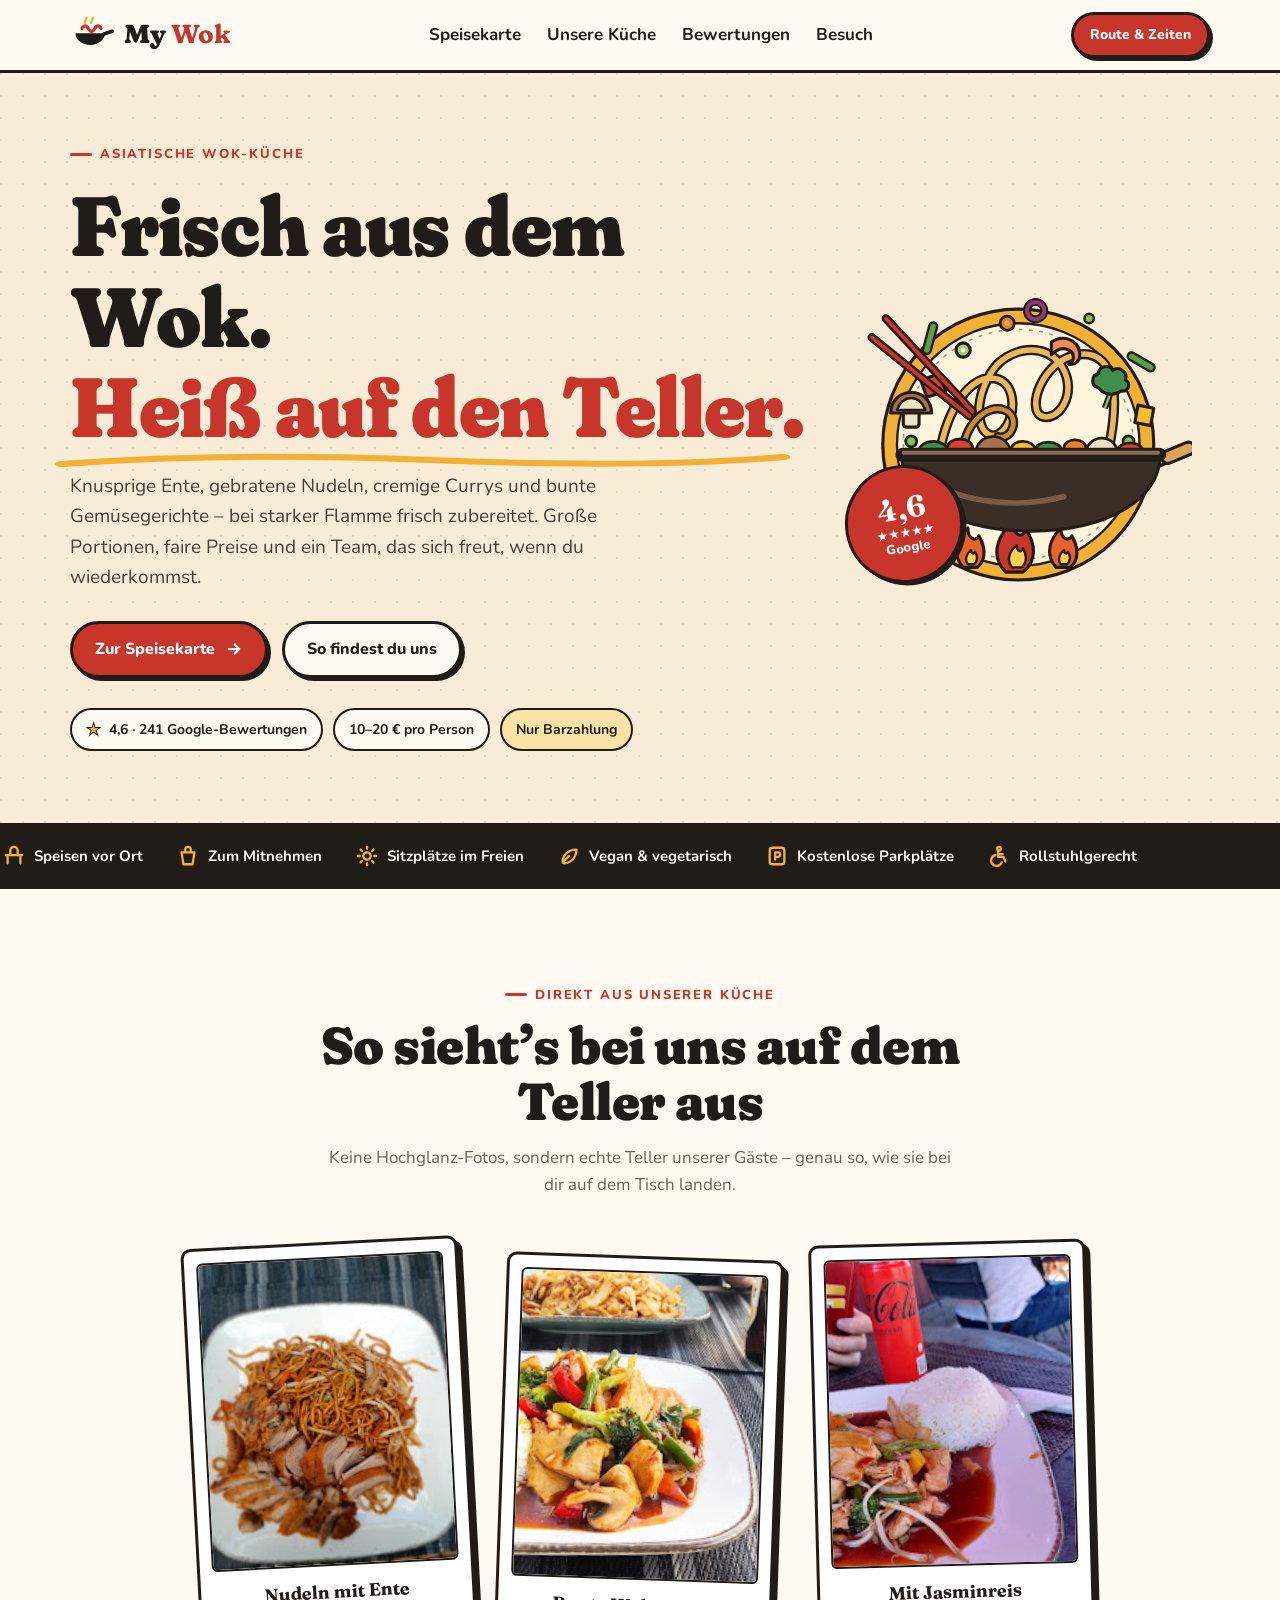
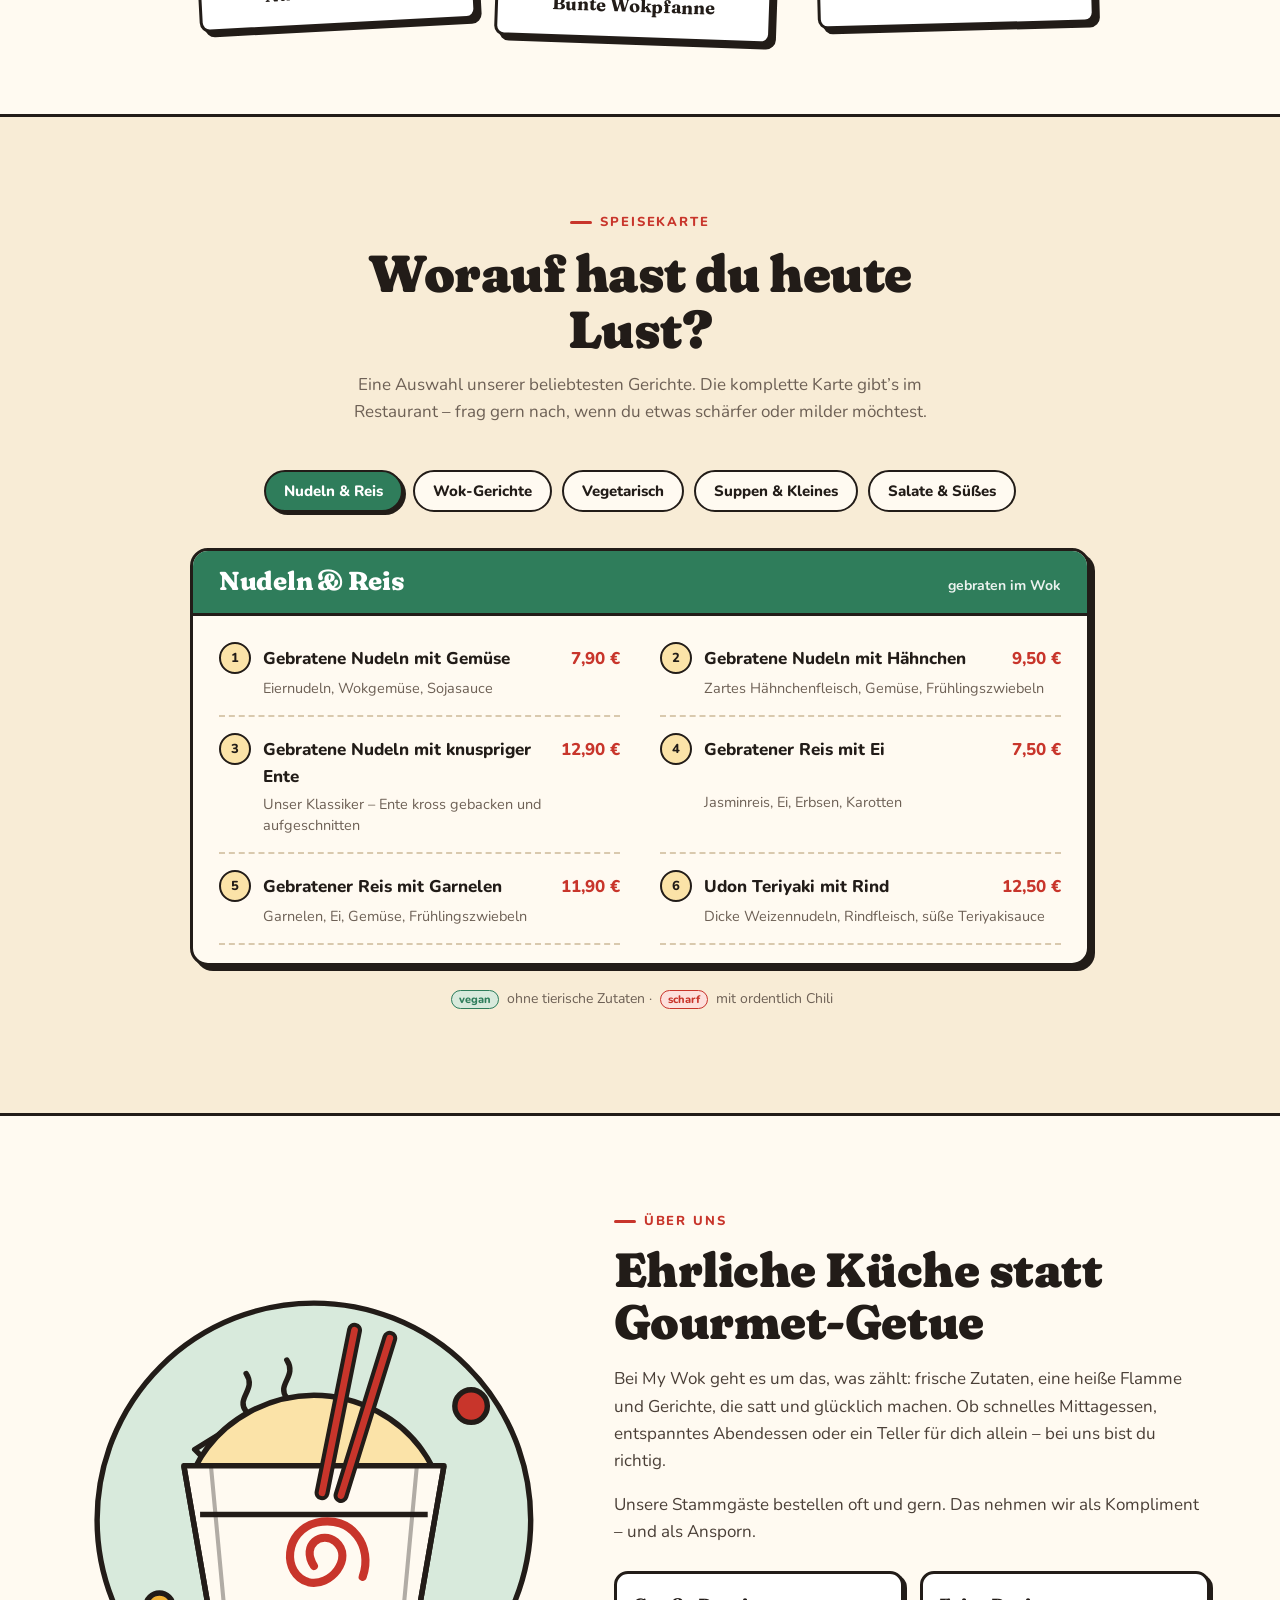
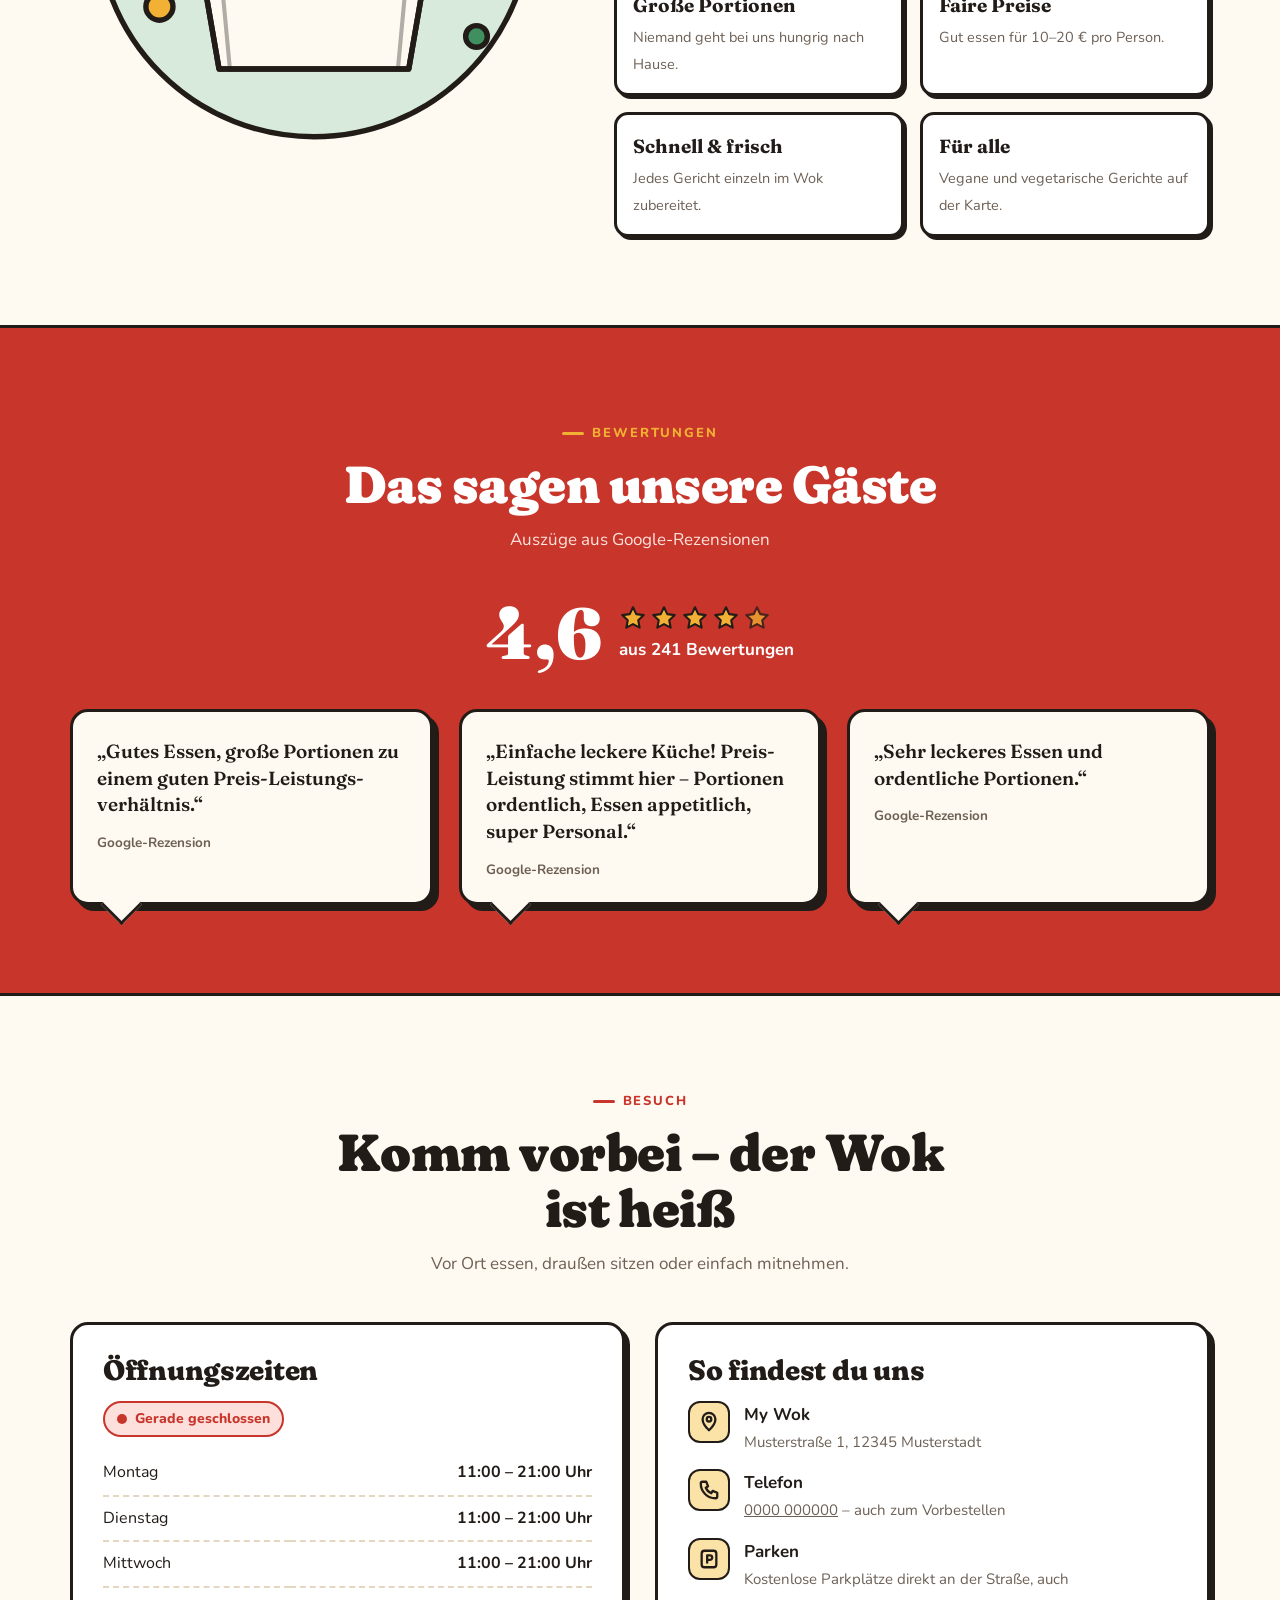
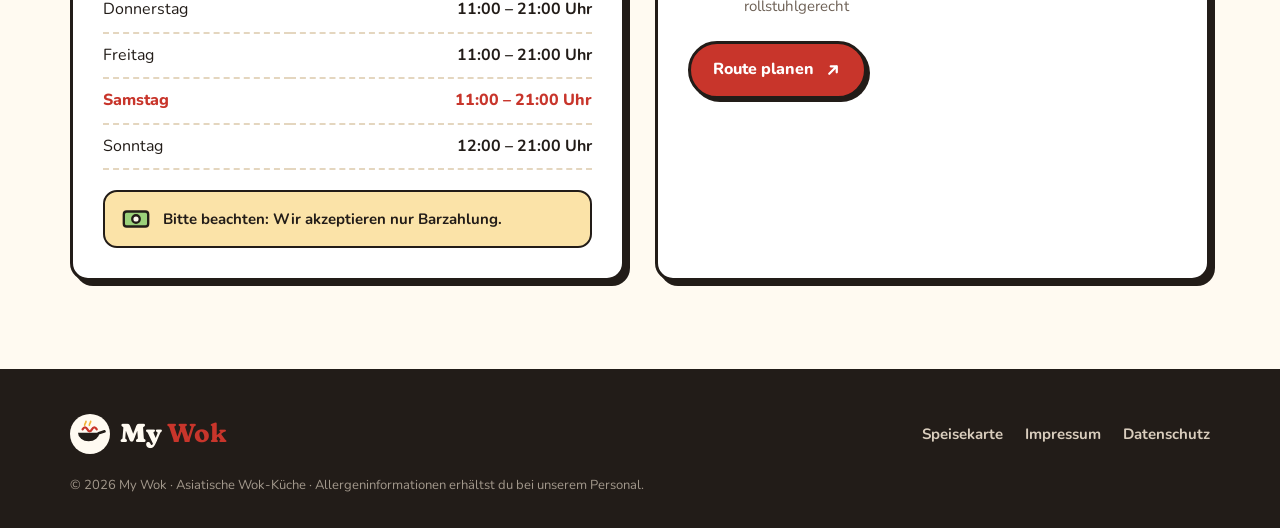
<file: my-wok/index.html>
<!DOCTYPE html>
<html lang="de">
<head>
<meta charset="utf-8">
<meta name="viewport" content="width=device-width, initial-scale=1">
<title>My Wok – Frisch aus dem Wok</title>
<meta name="description" content="My Wok – asiatische Wok-Küche: gebratene Nudeln, knusprige Ente, Currys und vegane Gerichte. Vor Ort essen oder zum Mitnehmen. 4,6 Sterne bei 241 Bewertungen.">
<link rel="preconnect" href="https://fonts.googleapis.com">
<link rel="preconnect" href="https://fonts.gstatic.com" crossorigin>
<link href="https://fonts.googleapis.com/css2?family=Fraunces:opsz,wght,SOFT@9..144,600..900,100&family=Nunito:wght@400;600;700;800&display=swap" rel="stylesheet">
<style>
  :root {
    --ink: #221c18;
    --paper: #fffaf1;
    --cream: #f8ecd6;
    --red: #c8352b;
    --red-dark: #9a271f;
    --saffron: #f2b134;
    --saffron-soft: #fbe3a8;
    --jade: #2f7d5b;
    --jade-soft: #d8eadc;
    --muted: #6d6055;
    --line: 3px solid var(--ink);
    --shadow: 5px 5px 0 var(--ink);
    --shadow-sm: 3px 3px 0 var(--ink);
    --radius: 18px;
  }
  * { box-sizing: border-box; }
  html { scroll-behavior: smooth; scroll-padding-top: 84px; }
  body {
    margin: 0;
    background: var(--paper);
    color: var(--ink);
    font: 400 17px/1.6 "Nunito", system-ui, sans-serif;
    -webkit-font-smoothing: antialiased;
  }
  img, svg { display: block; max-width: 100%; }
  a { color: inherit; }
  h1, h2, h3 {
    font-family: "Fraunces", Georgia, serif;
    font-variation-settings: "SOFT" 100;
    line-height: 1.08;
    margin: 0;
    letter-spacing: -0.01em;
  }
  .wrap { width: min(1140px, 100% - 32px); margin-inline: auto; }
  .eyebrow {
    display: inline-flex; align-items: center; gap: 8px;
    font-weight: 800; font-size: 13px; letter-spacing: .14em; text-transform: uppercase;
    color: var(--red);
  }
  .eyebrow::before { content: ""; width: 22px; height: 3px; background: currentColor; border-radius: 3px; }

  /* ---------- Buttons & chips ---------- */
  .btn {
    display: inline-flex; align-items: center; gap: 10px;
    padding: 13px 22px; border: var(--line); border-radius: 999px;
    font-weight: 800; font-size: 16px; text-decoration: none;
    background: var(--red); color: #fff; box-shadow: var(--shadow-sm);
    transition: transform .15s ease, box-shadow .15s ease;
    cursor: pointer;
  }
  .btn:hover { transform: translate(-2px, -2px); box-shadow: 5px 5px 0 var(--ink); }
  .btn:active { transform: translate(2px, 2px); box-shadow: 1px 1px 0 var(--ink); }
  .btn.alt { background: var(--paper); color: var(--ink); }
  .btn:focus-visible, .tab:focus-visible, .nav a:focus-visible { outline: 3px solid var(--saffron); outline-offset: 3px; }

  /* ---------- Header ---------- */
  header.top {
    position: sticky; top: 0; z-index: 20;
    background: rgba(255, 250, 241, .92); backdrop-filter: blur(8px);
    border-bottom: var(--line);
  }
  .top .wrap { display: flex; align-items: center; justify-content: space-between; height: 70px; gap: 16px; }
  .logo { display: flex; align-items: center; gap: 10px; text-decoration: none; }
  .logo span { font-family: "Fraunces", serif; font-variation-settings: "SOFT" 100; font-weight: 900; font-size: 26px; }
  .logo span b { color: var(--red); }
  .nav { display: flex; gap: 26px; font-weight: 700; }
  .nav a { text-decoration: none; position: relative; }
  .nav a::after {
    content: ""; position: absolute; left: 0; right: 0; bottom: -4px; height: 3px;
    background: var(--red); border-radius: 3px; transform: scaleX(0); transition: transform .2s;
  }
  .nav a:hover::after { transform: scaleX(1); }
  .top .btn { padding: 9px 16px; font-size: 14px; }
  @media (max-width: 820px) { .nav { display: none; } }

  /* ---------- Hero ---------- */
  .hero {
    background:
      radial-gradient(circle at 1px 1px, rgba(34,28,24,.09) 1.5px, transparent 0) 0 0 / 22px 22px,
      var(--cream);
    border-bottom: var(--line);
    overflow: hidden;
  }
  .hero .wrap { display: grid; grid-template-columns: 1.05fr .95fr; gap: 40px; align-items: center; padding-block: 64px 72px; }
  .hero h1 { font-size: clamp(44px, 7vw, 84px); font-weight: 900; margin: 16px 0 18px; }
  .hero h1 em { font-style: normal; color: var(--red); position: relative; white-space: nowrap; }
  .hero h1 em svg { position: absolute; left: -2%; bottom: -12px; width: 104%; height: 18px; }
  .hero p.lead { font-size: 19px; max-width: 30em; color: #4a3f37; margin: 0 0 28px; }
  .hero .actions { display: flex; flex-wrap: wrap; gap: 14px; }
  .facts { display: flex; flex-wrap: wrap; gap: 10px; margin-top: 30px; }
  .chip {
    display: inline-flex; align-items: center; gap: 8px;
    background: var(--paper); border: 2.5px solid var(--ink); border-radius: 999px;
    padding: 6px 14px; font-weight: 700; font-size: 14px;
  }
  .chip .star { color: var(--saffron); font-size: 17px; -webkit-text-stroke: 1px var(--ink); }
  .chip.cash { background: var(--saffron-soft); }
  .art { position: relative; }
  .art svg { width: 100%; height: auto; }
  .bob { animation: bob 3.2s ease-in-out infinite; transform-origin: center; }
  .steam path { animation: steam 3s ease-in-out infinite; opacity: 0; }
  .steam path:nth-child(2) { animation-delay: 1s; }
  .steam path:nth-child(3) { animation-delay: 2s; }
  .flame { animation: flick .6s ease-in-out infinite alternate; transform-box: fill-box; transform-origin: bottom center; }
  .flame.f2 { animation-delay: .2s; } .flame.f3 { animation-delay: .4s; }
  @keyframes bob { 50% { transform: translateY(-10px) rotate(-1.5deg); } }
  @keyframes steam { 0% { opacity: 0; transform: translateY(10px); } 40% { opacity: .9; } 100% { opacity: 0; transform: translateY(-26px); } }
  @keyframes flick { to { transform: scaleY(1.15) scaleX(.92); } }
  .sticker {
    position: absolute; left: 0; bottom: 6%;
    width: 118px; height: 118px; border-radius: 50%;
    background: var(--red); color: #fff; border: var(--line); box-shadow: var(--shadow-sm);
    display: grid; place-content: center; text-align: center; transform: rotate(-10deg);
    font-weight: 800; font-size: 13px; line-height: 1.15;
  }
  .sticker strong { font-family: "Fraunces", serif; font-size: 30px; display: block; }
  @media (max-width: 900px) {
    .hero .wrap { grid-template-columns: 1fr; padding-block: 40px 56px; }
    .art { max-width: 460px; margin-inline: auto; width: 100%; }
    .sticker { width: 96px; height: 96px; font-size: 11px; }
    .sticker strong { font-size: 24px; }
  }

  /* ---------- Service strip ---------- */
  .strip { background: var(--ink); color: var(--paper); border-bottom: var(--line); }
  .strip ul {
    list-style: none; margin: 0; padding: 18px 0;
    display: flex; flex-wrap: wrap; justify-content: center; gap: 10px 34px;
    font-weight: 700; font-size: 15px;
  }
  .strip li { display: flex; align-items: center; gap: 9px; }
  .strip li svg { width: 22px; height: 22px; flex: none; }

  /* ---------- Sections ---------- */
  section { padding-block: 88px; }
  .head { text-align: center; max-width: 640px; margin: 0 auto 44px; }
  .head h2 { font-size: clamp(34px, 5vw, 52px); font-weight: 900; margin: 12px 0 14px; }
  .head p { color: var(--muted); margin: 0; }

  /* ---------- Gallery ---------- */
  .gallery { display: grid; grid-template-columns: repeat(3, 1fr); gap: 34px; max-width: 900px; margin-inline: auto; }
  .polaroid {
    background: #fff; border: var(--line); border-radius: 10px; padding: 12px 12px 16px;
    box-shadow: var(--shadow); margin: 0; transition: transform .25s ease;
  }
  .polaroid:nth-child(1) { transform: rotate(-3deg); }
  .polaroid:nth-child(2) { transform: rotate(2deg) translateY(14px); }
  .polaroid:nth-child(3) { transform: rotate(-1.5deg); }
  .polaroid:hover { transform: rotate(0) scale(1.03); }
  .polaroid img { width: 100%; aspect-ratio: 4 / 5; object-fit: cover; border: 2px solid var(--ink); border-radius: 6px; }
  .polaroid figcaption { font-family: "Fraunces", serif; font-weight: 700; text-align: center; margin-top: 12px; font-size: 18px; }
  @media (max-width: 700px) {
    .gallery { grid-template-columns: 1fr; max-width: 300px; gap: 28px; }
    .polaroid:nth-child(2) { transform: rotate(2deg); }
  }

  /* ---------- Menu ---------- */
  #speisekarte { background: var(--cream); border-block: var(--line); }
  .tabs { display: flex; flex-wrap: wrap; justify-content: center; gap: 10px; margin-bottom: 36px; }
  .tab {
    font: 800 15px "Nunito", sans-serif; color: var(--ink);
    background: var(--paper); border: 2.5px solid var(--ink); border-radius: 999px;
    padding: 9px 18px; cursor: pointer; transition: transform .12s;
  }
  .tab:hover { transform: translateY(-2px); }
  .tab[aria-selected="true"] { background: var(--jade); color: #fff; box-shadow: var(--shadow-sm); }
  .board {
    background: var(--paper); border: var(--line); border-radius: var(--radius); box-shadow: var(--shadow);
    max-width: 900px; margin-inline: auto; overflow: hidden;
  }
  .board-head {
    background: var(--jade); color: #fff; border-bottom: var(--line);
    padding: 16px 26px; display: flex; justify-content: space-between; align-items: baseline; gap: 12px; flex-wrap: wrap;
  }
  .board-head h3 { font-size: 26px; font-weight: 800; }
  .board-head span { font-weight: 700; font-size: 14px; opacity: .9; }
  .dishes { list-style: none; margin: 0; padding: 10px 26px 18px; display: grid; grid-template-columns: 1fr 1fr; column-gap: 40px; }
  .dish { display: grid; grid-template-columns: auto 1fr auto; gap: 4px 12px; padding: 16px 0; border-bottom: 2px dashed #d9c9ae; }
  .dish .no {
    width: 32px; height: 32px; border-radius: 50%; border: 2px solid var(--ink);
    display: grid; place-content: center; font-weight: 800; font-size: 13px; background: var(--saffron-soft);
  }
  .dish h4 { margin: 3px 0 0; font-size: 17px; font-weight: 800; }
  .dish p { grid-column: 2 / 4; margin: 0; font-size: 14.5px; color: var(--muted); line-height: 1.45; }
  .dish .price { font-weight: 800; color: var(--red); white-space: nowrap; margin-top: 3px; }
  .tags { display: inline-flex; gap: 5px; margin-left: 6px; vertical-align: 2px; }
  .tag { font-size: 11px; font-weight: 800; padding: 1px 7px; border-radius: 999px; border: 1.5px solid var(--ink); }
  .tag.v { background: var(--jade-soft); color: var(--jade); border-color: var(--jade); }
  .tag.h { background: #fde0dc; color: var(--red); border-color: var(--red); }
  .legend { text-align: center; margin-top: 22px; font-size: 14px; color: var(--muted); }
  .legend .tag { margin: 0 4px; }
  @media (max-width: 760px) { .dishes { grid-template-columns: 1fr; padding-inline: 18px; } .board-head { padding-inline: 18px; } }

  /* ---------- Story ---------- */
  .story .wrap { display: grid; grid-template-columns: .9fr 1.1fr; gap: 56px; align-items: center; }
  .story h2 { font-size: clamp(32px, 4.5vw, 48px); font-weight: 900; margin: 12px 0 18px; }
  .story p { color: #4a3f37; }
  .perks { display: grid; grid-template-columns: 1fr 1fr; gap: 16px; margin-top: 26px; }
  .perk { background: #fff; border: var(--line); border-radius: 14px; padding: 16px; box-shadow: var(--shadow-sm); }
  .perk strong { display: block; font-family: "Fraunces", serif; font-size: 19px; margin-bottom: 2px; }
  .perk span { font-size: 14.5px; color: var(--muted); }
  @media (max-width: 860px) { .story .wrap { grid-template-columns: 1fr; } .story .illu { max-width: 360px; margin-inline: auto; } }
  @media (max-width: 460px) { .perks { grid-template-columns: 1fr; } }

  /* ---------- Reviews ---------- */
  #bewertungen { background: var(--red); color: #fff; border-block: var(--line); position: relative; overflow: hidden; }
  #bewertungen .eyebrow { color: var(--saffron); }
  #bewertungen .head p { color: #ffe3dc; }
  .score { display: flex; justify-content: center; align-items: center; gap: 16px; margin-bottom: 40px; flex-wrap: wrap; }
  .score .big { font-family: "Fraunces", serif; font-weight: 900; font-size: 72px; line-height: 1; }
  .stars { display: flex; gap: 3px; }
  .stars svg { width: 28px; height: 28px; }
  .quotes { display: grid; grid-template-columns: repeat(3, 1fr); gap: 26px; }
  .quote {
    background: var(--paper); color: var(--ink); border: var(--line); border-radius: var(--radius);
    padding: 26px 24px 22px; box-shadow: 6px 6px 0 var(--ink); position: relative; margin: 0;
  }
  .quote::after {
    content: ""; position: absolute; left: 34px; bottom: -17px; width: 26px; height: 26px;
    background: var(--paper); border-right: var(--line); border-bottom: var(--line); transform: rotate(45deg);
  }
  .quote blockquote { margin: 0; font-family: "Fraunces", serif; font-weight: 600; font-size: 19px; line-height: 1.4; }
  .quote figcaption { margin-top: 14px; font-size: 13.5px; color: var(--muted); font-weight: 700; }
  @media (max-width: 860px) { .quotes { grid-template-columns: 1fr; max-width: 520px; margin-inline: auto; gap: 34px; } }

  /* ---------- Visit ---------- */
  .visit { display: grid; grid-template-columns: 1fr 1fr; gap: 30px; }
  .card { background: #fff; border: var(--line); border-radius: var(--radius); box-shadow: var(--shadow); padding: 30px; }
  .card h3 { font-size: 28px; font-weight: 800; margin-bottom: 16px; }
  .hours { width: 100%; border-collapse: collapse; font-size: 16px; }
  .hours td { padding: 9px 0; border-bottom: 2px dashed #e4d6bf; }
  .hours td:last-child { text-align: right; font-weight: 700; }
  .hours tr.today td { color: var(--red); font-weight: 800; }
  .status { display: inline-flex; align-items: center; gap: 8px; font-weight: 800; font-size: 14px; margin-bottom: 14px; padding: 5px 12px; border-radius: 999px; border: 2px solid var(--ink); }
  .status i { width: 10px; height: 10px; border-radius: 50%; background: currentColor; }
  .status.open { background: var(--jade-soft); color: var(--jade); border-color: var(--jade); }
  .status.closed { background: #fde0dc; color: var(--red); border-color: var(--red); }
  .info-list { list-style: none; padding: 0; margin: 0 0 22px; display: grid; gap: 14px; }
  .info-list li { display: flex; gap: 14px; align-items: flex-start; }
  .info-list .ic { width: 42px; height: 42px; flex: none; border-radius: 12px; border: 2.5px solid var(--ink); display: grid; place-content: center; background: var(--saffron-soft); }
  .info-list .ic svg { width: 22px; height: 22px; }
  .info-list strong { display: block; }
  .info-list span { color: var(--muted); font-size: 15px; }
  .cash-note {
    display: flex; gap: 12px; align-items: center; margin-top: 20px;
    background: var(--saffron-soft); border: 2.5px solid var(--ink); border-radius: 14px; padding: 12px 16px; font-weight: 700; font-size: 15px;
  }
  .cash-note svg { width: 30px; height: 30px; flex: none; }
  @media (max-width: 820px) { .visit { grid-template-columns: 1fr; } .card { padding: 24px 20px; } }

  /* ---------- Footer ---------- */
  footer { background: var(--ink); color: #d9cdbd; padding: 44px 0 32px; }
  footer .wrap { display: flex; flex-wrap: wrap; justify-content: space-between; gap: 20px; align-items: center; }
  footer .logo span { color: var(--paper); }
  footer nav { display: flex; gap: 22px; font-weight: 700; font-size: 15px; }
  footer nav a { text-decoration: none; }
  footer nav a:hover { color: var(--saffron); }
  footer small { width: 100%; font-size: 13px; opacity: .7; }

  dialog { border: var(--line); border-radius: var(--radius); box-shadow: var(--shadow); max-width: 520px; width: calc(100% - 32px); padding: 28px; background: var(--paper); color: var(--ink); }
  dialog::backdrop { background: rgba(34, 28, 24, .55); }
  dialog h3 { font-size: 26px; margin-bottom: 12px; }

  @media (prefers-reduced-motion: reduce) {
    *, *::before, *::after { animation: none !important; transition: none !important; }
    html { scroll-behavior: auto; }
  }
</style>
</head>
<body>

<!-- ============ Wiederverwendbare Grafiken ============ -->
<svg width="0" height="0" style="position:absolute" aria-hidden="true">
  <defs>
    <symbol id="i-star" viewBox="0 0 24 24"><path d="M12 2.8l2.8 5.9 6.4.8-4.7 4.4 1.2 6.4L12 17.2l-5.7 3.1 1.2-6.4-4.7-4.4 6.4-.8z" fill="#f2b134" stroke="#221c18" stroke-width="1.8" stroke-linejoin="round"/></symbol>
    <symbol id="i-wok" viewBox="0 0 48 48">
      <path d="M6 22h32a16 13 0 0 1-32 0z" fill="#221c18"/>
      <path d="M37 23l9-3" stroke="#221c18" stroke-width="4" stroke-linecap="round"/>
      <path d="M13 17c2-4 5-4 7 0s5 4 7 0 5-4 7 0" fill="none" stroke="#c8352b" stroke-width="3.5" stroke-linecap="round"/>
      <path d="M16 11c0-3 2-3 2-6M23 11c0-3 2-3 2-6" fill="none" stroke="#f2b134" stroke-width="2.5" stroke-linecap="round"/>
    </symbol>
  </defs>
</svg>

<header class="top">
  <div class="wrap">
    <a class="logo" href="#" aria-label="My Wok – zur Startseite">
      <svg width="44" height="44"><use href="#i-wok"/></svg>
      <span>My <b>Wok</b></span>
    </a>
    <nav class="nav" aria-label="Hauptnavigation">
      <a href="#speisekarte">Speisekarte</a>
      <a href="#kueche">Unsere Küche</a>
      <a href="#bewertungen">Bewertungen</a>
      <a href="#besuch">Besuch</a>
    </nav>
    <a class="btn" href="#besuch">Route &amp; Zeiten</a>
  </div>
</header>

<main>
  <!-- ============ Hero ============ -->
  <section class="hero" aria-labelledby="hero-title" style="padding:0">
    <div class="wrap">
      <div>
        <span class="eyebrow">Asiatische Wok-Küche</span>
        <h1 id="hero-title">Frisch aus dem Wok.<br><em>Heiß auf den Teller.<svg viewBox="0 0 300 18" preserveAspectRatio="none" aria-hidden="true"><path d="M3 12c50-9 100-9 150-4s100 6 144-3" fill="none" stroke="#f2b134" stroke-width="6" stroke-linecap="round"/></svg></em></h1>
        <p class="lead">Knusprige Ente, gebratene Nudeln, cremige Currys und bunte Gemüsegerichte – bei starker Flamme frisch zubereitet. Große Portionen, faire Preise und ein Team, das sich freut, wenn du wiederkommst.</p>
        <div class="actions">
          <a class="btn" href="#speisekarte">Zur Speisekarte
            <svg width="18" height="18" viewBox="0 0 24 24" fill="none" stroke="currentColor" stroke-width="3" stroke-linecap="round" stroke-linejoin="round" aria-hidden="true"><path d="M5 12h14M13 6l6 6-6 6"/></svg>
          </a>
          <a class="btn alt" href="#besuch">So findest du uns</a>
        </div>
        <div class="facts">
          <span class="chip"><span class="star">★</span> 4,6 · 241 Google-Bewertungen</span>
          <span class="chip">10–20 € pro Person</span>
          <span class="chip cash">Nur Barzahlung</span>
        </div>
      </div>

      <div class="art">
        <svg viewBox="0 0 440 400" role="img" aria-label="Illustration: ein Wok über Flammen, aus dem Nudeln, Pilze, Paprika, Brokkoli und Bohnen springen">
          <circle cx="220" cy="200" r="172" fill="#f2b134" stroke="#221c18" stroke-width="4"/>
          <circle cx="220" cy="200" r="154" fill="#fff4dc" stroke="#221c18" stroke-width="3"/>
          <circle cx="220" cy="200" r="146" fill="none" stroke="#221c18" stroke-width="2" stroke-dasharray="3 10" stroke-linecap="round" opacity=".45"/>
          <!-- Flammen -->
          <g stroke="#221c18" stroke-width="4" stroke-linejoin="round">
            <path class="flame" d="M150 356c-16-18-6-38 6-50 0 14 10 18 14 10 8 14 10 30-2 40z" fill="#e8622a"/>
            <path class="flame f2" d="M204 362c-22-22-8-50 10-64-2 18 12 22 16 10 12 18 14 40-4 54z" fill="#c8352b"/>
            <path class="flame f3" d="M268 356c-16-18-6-38 6-50 0 14 10 18 14 10 8 14 10 30-2 40z" fill="#e8622a"/>
            <path class="flame f2" d="M212 356c-8-10-2-22 6-28 0 8 6 10 8 4 6 10 4 20-2 24z" fill="#ffd34d" stroke-width="3"/>
            <path class="flame f3" d="M156 352c-5-6-1-14 4-18 0 5 4 6 5 2 4 6 3 12-1 16z" fill="#ffd34d" stroke-width="3"/>
            <path class="flame" d="M274 352c-5-6-1-14 4-18 0 5 4 6 5 2 4 6 3 12-1 16z" fill="#ffd34d" stroke-width="3"/>
          </g>
          <!-- Nudeln & Zutaten (wippen) -->
          <g class="bob">
            <g fill="none" stroke-linecap="round">
              <path d="M120 212c10-60 40-100 70-96s28 56 6 70-40-30-10-78c20-32 70-40 90-6s-6 70-26 62 0-70 44-78 58 40 40 124" stroke="#221c18" stroke-width="13"/>
              <path d="M120 212c10-60 40-100 70-96s28 56 6 70-40-30-10-78c20-32 70-40 90-6s-6 70-26 62 0-70 44-78 58 40 40 124" stroke="#e9b85c" stroke-width="7"/>
              <path d="M150 214c0-40 30-66 52-58s10 40-8 34" stroke="#221c18" stroke-width="12"/>
              <path d="M150 214c0-40 30-66 52-58s10 40-8 34" stroke="#c98a3a" stroke-width="6"/>
            </g>
            <!-- rote Paprika -->
            <path d="M96 118l24-8 8 22-24 8z" fill="#d8412f" stroke="#221c18" stroke-width="4" stroke-linejoin="round"/>
            <!-- gelbe Paprika -->
            <path d="M372 150l20 4-4 22-20-4z" fill="#f5c02c" stroke="#221c18" stroke-width="4" stroke-linejoin="round"/>
            <!-- Champignon-Scheibe -->
            <g stroke="#221c18" stroke-width="4" stroke-linejoin="round">
              <path d="M58 160c0-16 12-26 26-26s26 10 26 26z" fill="#a8714a"/>
              <path d="M74 160h20v14a4 4 0 0 1-4 4h-12a4 4 0 0 1-4-4z" fill="#f1e2c6"/>
              <path d="M66 156c4-10 11-15 18-15s14 5 18 15z" fill="#f1e2c6" stroke-width="3"/>
            </g>
            <!-- Brokkoli -->
            <g stroke="#221c18" stroke-width="4" stroke-linejoin="round">
              <path d="M338 132l-8 22" stroke-width="8"/>
              <path d="M338 132l-8 22" stroke="#8cc26a" stroke-width="3"/>
              <path d="M322 128c-10-2-10-16 0-18 0-10 14-12 18-4 8-6 20 2 16 12 8 4 4 16-6 14-6 6-22 6-28-4z" fill="#3f8f4a"/>
            </g>
            <!-- grüne Bohnen -->
            <g stroke-linecap="round">
              <path d="M112 50l-8 30M364 88l24 14" stroke="#221c18" stroke-width="13"/>
              <path d="M112 50l-8 30M364 88l24 14" stroke="#5aa04a" stroke-width="7"/>
            </g>
            <!-- rote Zwiebel -->
            <circle cx="242" cy="30" r="11" fill="none" stroke="#221c18" stroke-width="10"/>
            <circle cx="242" cy="30" r="11" fill="none" stroke="#8e3b6e" stroke-width="5"/>
            <!-- Karotte -->
            <circle cx="206" cy="46" r="9" fill="#ee7d2b" stroke="#221c18" stroke-width="3.5"/>
            <circle cx="206" cy="46" r="3.5" fill="#f7a85c"/>
            <!-- Garnele -->
            <path d="M262 70c14-10 34-4 36 14 1 10-6 16-14 14 8-4 8-14 0-18-8-4-16 0-22 6z" fill="#f08a5d" stroke="#221c18" stroke-width="4" stroke-linejoin="round"/>
            <!-- Erbsen & Frühlingszwiebel -->
            <circle cx="150" cy="80" r="9" fill="#9bd07a" stroke="#221c18" stroke-width="4"/><circle cx="150" cy="80" r="3" fill="#fffaf1"/>
            <circle cx="360" cy="196" r="7" fill="#7cc45a" stroke="#221c18" stroke-width="3.5"/>
            <circle cx="84" cy="196" r="7" fill="#7cc45a" stroke="#221c18" stroke-width="3.5"/>
            <circle cx="310" cy="40" r="6" fill="#7cc45a" stroke="#221c18" stroke-width="3"/>
          </g>
          <!-- Gemüse im Wok -->
          <g stroke="#221c18" stroke-width="3.5" stroke-linejoin="round">
            <ellipse cx="112" cy="208" rx="18" ry="12" fill="#3f8f4a"/>
            <ellipse cx="146" cy="204" rx="16" ry="11" fill="#d8412f"/>
            <path d="M166 212c0-14 10-22 22-22s22 8 22 22z" fill="#a8714a"/>
            <ellipse cx="226" cy="206" rx="15" ry="10" fill="#f5c02c"/>
            <ellipse cx="258" cy="208" rx="17" ry="11" fill="#3f8f4a"/>
            <ellipse cx="292" cy="204" rx="14" ry="10" fill="#ee7d2b"/>
            <path d="M306 212c0-12 9-20 20-20s20 8 20 20z" fill="#f1e2c6"/>
            <ellipse cx="362" cy="208" rx="16" ry="10" fill="#d8412f"/>
          </g>
          <!-- Wok mit Holzgriff -->
          <path d="M392 224l14-6" stroke="#221c18" stroke-width="16" stroke-linecap="round"/>
          <path d="M392 224l14-6" stroke="#a9a39b" stroke-width="8" stroke-linecap="round"/>
          <path d="M410 216l26-11" stroke="#221c18" stroke-width="20" stroke-linecap="round"/>
          <path d="M410 216l26-11" stroke="#d9a55b" stroke-width="12" stroke-linecap="round"/>
          <path d="M72 214h328c0 58-72 96-164 96S72 272 72 214z" fill="#3a2e27" stroke="#221c18" stroke-width="4"/>
          <path d="M102 240c30 30 110 44 176 26" fill="none" stroke="#7a5c45" stroke-width="7" stroke-linecap="round"/>
          <rect x="64" y="204" width="344" height="18" rx="9" fill="#221c18"/>
          <rect x="72" y="208" width="328" height="5" rx="2.5" fill="#8a6a50"/>
          <!-- Dampf -->
          <g class="steam" fill="none" stroke="#fffaf1" stroke-width="5" stroke-linecap="round">
            <path d="M110 190c-8-10 8-16 0-28"/>
            <path d="M300 186c-8-10 8-16 0-28"/>
            <path d="M380 180c-8-10 8-16 0-28"/>
          </g>
          <!-- Stäbchen -->
          <g stroke-linecap="round">
            <path d="M52 40l110 118M34 64l124 100" stroke="#221c18" stroke-width="11"/>
            <path d="M52 40l110 118M34 64l124 100" stroke="#c8352b" stroke-width="5"/>
          </g>
        </svg>
        <div class="sticker" aria-hidden="true"><div><strong>4,6</strong>★★★★★<br>Google</div></div>
      </div>
    </div>
  </section>

  <!-- ============ Leistungen ============ -->
  <div class="strip">
    <ul class="wrap">
      <li><svg viewBox="0 0 24 24" fill="none" stroke="#f2b134" stroke-width="2.5" stroke-linecap="round" stroke-linejoin="round"><path d="M3 11h18M5 11v9M19 11v9M8 11V6a4 4 0 0 1 8 0v5"/></svg>Speisen vor Ort</li>
      <li><svg viewBox="0 0 24 24" fill="none" stroke="#f2b134" stroke-width="2.5" stroke-linecap="round" stroke-linejoin="round"><path d="M5 8h14l-2 13H7zM9 8V5a3 3 0 0 1 6 0v3"/></svg>Zum Mitnehmen</li>
      <li><svg viewBox="0 0 24 24" fill="none" stroke="#f2b134" stroke-width="2.5" stroke-linecap="round" stroke-linejoin="round"><circle cx="12" cy="12" r="4"/><path d="M12 2v2M12 20v2M2 12h2M20 12h2M5 5l1.5 1.5M17.5 17.5L19 19M5 19l1.5-1.5M17.5 6.5L19 5"/></svg>Sitzplätze im Freien</li>
      <li><svg viewBox="0 0 24 24" fill="none" stroke="#f2b134" stroke-width="2.5" stroke-linecap="round" stroke-linejoin="round"><path d="M5 19c0-8 6-14 15-14 0 9-6 15-14 15M5 19l7-7"/></svg>Vegan &amp; vegetarisch</li>
      <li><svg viewBox="0 0 24 24" fill="none" stroke="#f2b134" stroke-width="2.5" stroke-linecap="round" stroke-linejoin="round"><rect x="4" y="3" width="16" height="18" rx="3"/><path d="M10 16V8h3a2.5 2.5 0 0 1 0 5h-3"/></svg>Kostenlose Parkplätze</li>
      <li><svg viewBox="0 0 24 24" fill="none" stroke="#f2b134" stroke-width="2.5" stroke-linecap="round" stroke-linejoin="round"><circle cx="12" cy="4" r="2"/><path d="M11 7v6h6l2 5M11 10h5M8 11a6 6 0 1 0 7 8"/></svg>Rollstuhlgerecht</li>
    </ul>
  </div>

  <!-- ============ Galerie ============ -->
  <section id="kueche" aria-labelledby="kueche-title">
    <div class="wrap">
      <div class="head">
        <span class="eyebrow">Direkt aus unserer Küche</span>
        <h2 id="kueche-title">So sieht’s bei uns auf dem Teller aus</h2>
        <p>Keine Hochglanz-Fotos, sondern echte Teller unserer Gäste – genau so, wie sie bei dir auf dem Tisch landen.</p>
      </div>
      <div class="gallery">
        <figure class="polaroid"><img src="img/ente-nudeln.png" alt="Gebratene Nudeln mit knuspriger Ente auf weißem Teller" loading="lazy"><figcaption>Nudeln mit Ente</figcaption></figure>
        <figure class="polaroid"><img src="img/wok-gemuese.png" alt="Wok-Gericht mit Paprika, Brokkoli, Bohnen und Pilzen in brauner Sauce" loading="lazy"><figcaption>Bunte Wokpfanne</figcaption></figure>
        <figure class="polaroid"><img src="img/wok-reis.png" alt="Wok-Gericht mit Sauce und einer Kugel Jasminreis" loading="lazy"><figcaption>Mit Jasminreis</figcaption></figure>
      </div>
    </div>
  </section>

  <!-- ============ Speisekarte ============ -->
  <section id="speisekarte" aria-labelledby="karte-title">
    <div class="wrap">
      <div class="head">
        <span class="eyebrow">Speisekarte</span>
        <h2 id="karte-title">Worauf hast du heute Lust?</h2>
        <p>Eine Auswahl unserer beliebtesten Gerichte. Die komplette Karte gibt’s im Restaurant – frag gern nach, wenn du etwas schärfer oder milder möchtest.</p>
      </div>
      <div class="tabs" role="tablist" aria-label="Kategorien der Speisekarte" id="tabs"></div>
      <div class="board" role="tabpanel" id="board" aria-live="polite">
        <div class="board-head"><h3 id="board-title"></h3><span id="board-note"></span></div>
        <ul class="dishes" id="dishes"></ul>
      </div>
      <p class="legend"><span class="tag v">vegan</span> ohne tierische Zutaten · <span class="tag h">scharf</span> mit ordentlich Chili</p>
    </div>
  </section>

  <!-- ============ Über uns ============ -->
  <section class="story" aria-labelledby="story-title">
    <div class="wrap">
      <div class="illu">
        <svg viewBox="0 0 360 360" role="img" aria-label="Illustration: eine Nudelbox mit Stäbchen">
          <circle cx="180" cy="180" r="160" fill="#d8eadc" stroke="#221c18" stroke-width="4"/>
          <g stroke="#221c18" stroke-width="4" stroke-linejoin="round">
            <path d="M104 140l-12-12 26-16" fill="none" stroke-linecap="round"/>
            <path d="M92 142c20-40 60-54 88-54s68 14 88 54" fill="#fbe3a8"/>
            <path d="M84 140h192l-26 150H110z" fill="#fffaf1"/>
            <path d="M84 140l26 150h140l26-150" fill="none"/>
            <path d="M96 176h168" fill="none"/>
            <path d="M104 140l14 150M256 140l-14 150" fill="none" stroke-width="3" opacity=".35"/>
            <path d="M180 214c-10-16 6-26 16-18 14 12-4 34-20 30-20-6-18-38 6-44 26-6 42 18 34 40" fill="none" stroke="#c8352b" stroke-width="6" stroke-linecap="round"/>
          </g>
          <g stroke-linecap="round">
            <path d="M210 40l-24 120M236 46l-36 116" stroke="#221c18" stroke-width="11"/>
            <path d="M210 40l-24 120M236 46l-36 116" stroke="#c8352b" stroke-width="5"/>
          </g>
          <g fill="none" stroke="#221c18" stroke-width="4" stroke-linecap="round">
            <path d="M130 100c-8-10 8-16 0-28"/><path d="M160 90c-8-10 8-16 0-28"/>
          </g>
          <circle cx="296" cy="96" r="12" fill="#c8352b" stroke="#221c18" stroke-width="4"/>
          <circle cx="66" cy="244" r="10" fill="#f2b134" stroke="#221c18" stroke-width="4"/>
          <circle cx="300" cy="266" r="8" fill="#3f8f5f" stroke="#221c18" stroke-width="4"/>
        </svg>
      </div>
      <div>
        <span class="eyebrow">Über uns</span>
        <h2 id="story-title">Ehrliche Küche statt Gourmet-Getue</h2>
        <p>Bei My Wok geht es um das, was zählt: frische Zutaten, eine heiße Flamme und Gerichte, die satt und glücklich machen. Ob schnelles Mittagessen, entspanntes Abendessen oder ein Teller für dich allein – bei uns bist du richtig.</p>
        <p>Unsere Stammgäste bestellen oft und gern. Das nehmen wir als Kompliment – und als Ansporn.</p>
        <div class="perks">
          <div class="perk"><strong>Große Portionen</strong><span>Niemand geht bei uns hungrig nach Hause.</span></div>
          <div class="perk"><strong>Faire Preise</strong><span>Gut essen für 10–20 € pro Person.</span></div>
          <div class="perk"><strong>Schnell &amp; frisch</strong><span>Jedes Gericht einzeln im Wok zubereitet.</span></div>
          <div class="perk"><strong>Für alle</strong><span>Vegane und vegetarische Gerichte auf der Karte.</span></div>
        </div>
      </div>
    </div>
  </section>

  <!-- ============ Bewertungen ============ -->
  <section id="bewertungen" aria-labelledby="bew-title">
    <div class="wrap">
      <div class="head">
        <span class="eyebrow">Bewertungen</span>
        <h2 id="bew-title">Das sagen unsere Gäste</h2>
        <p>Auszüge aus Google-Rezensionen</p>
      </div>
      <div class="score">
        <span class="big">4,6</span>
        <div>
          <div class="stars" aria-label="4,6 von 5 Sternen">
            <svg><use href="#i-star"/></svg><svg><use href="#i-star"/></svg><svg><use href="#i-star"/></svg><svg><use href="#i-star"/></svg><svg style="opacity:.75"><use href="#i-star"/></svg>
          </div>
          <div style="font-weight:700;margin-top:4px">aus 241 Bewertungen</div>
        </div>
      </div>
      <div class="quotes">
        <figure class="quote">
          <blockquote>„Gutes Essen, große Portionen zu einem guten Preis-Leistungs­verhältnis.“</blockquote>
          <figcaption>Google-Rezension</figcaption>
        </figure>
        <figure class="quote">
          <blockquote>„Einfache leckere Küche! Preis-Leistung stimmt hier – Portionen ordentlich, Essen appetitlich, super Personal.“</blockquote>
          <figcaption>Google-Rezension</figcaption>
        </figure>
        <figure class="quote">
          <blockquote>„Sehr leckeres Essen und ordentliche Portionen.“</blockquote>
          <figcaption>Google-Rezension</figcaption>
        </figure>
      </div>
    </div>
  </section>

  <!-- ============ Besuch ============ -->
  <section id="besuch" aria-labelledby="besuch-title">
    <div class="wrap">
      <div class="head">
        <span class="eyebrow">Besuch</span>
        <h2 id="besuch-title">Komm vorbei – der Wok ist heiß</h2>
        <p>Vor Ort essen, draußen sitzen oder einfach mitnehmen.</p>
      </div>
      <div class="visit">
        <div class="card">
          <h3>Öffnungszeiten</h3>
          <div class="status" id="status" hidden><i></i><span></span></div>
          <table class="hours" id="hours"><tbody></tbody></table>
          <div class="cash-note">
            <svg viewBox="0 0 32 32" aria-hidden="true"><rect x="3" y="8" width="26" height="16" rx="3" fill="#9bd07a" stroke="#221c18" stroke-width="2.5"/><circle cx="16" cy="16" r="4" fill="#fffaf1" stroke="#221c18" stroke-width="2.5"/></svg>
            Bitte beachten: Wir akzeptieren nur Barzahlung.
          </div>
        </div>
        <div class="card">
          <h3>So findest du uns</h3>
          <ul class="info-list">
            <li><span class="ic"><svg viewBox="0 0 24 24" fill="none" stroke="#221c18" stroke-width="2.5" stroke-linecap="round" stroke-linejoin="round"><path d="M12 21s-7-6.5-7-12a7 7 0 0 1 14 0c0 5.5-7 12-7 12z"/><circle cx="12" cy="9" r="2.5"/></svg></span>
              <div><strong>My Wok</strong><span>Musterstraße 1, 12345 Musterstadt</span></div></li>
            <li><span class="ic"><svg viewBox="0 0 24 24" fill="none" stroke="#221c18" stroke-width="2.5" stroke-linecap="round" stroke-linejoin="round"><path d="M5 3h4l2 5-2.5 1.5a11 11 0 0 0 6 6L16 13l5 2v4a2 2 0 0 1-2 2A16 16 0 0 1 3 5a2 2 0 0 1 2-2z"/></svg></span>
              <div><strong>Telefon</strong><span><a href="tel:+490000000000">0000 000000</a> – auch zum Vorbestellen</span></div></li>
            <li><span class="ic"><svg viewBox="0 0 24 24" fill="none" stroke="#221c18" stroke-width="2.5" stroke-linecap="round" stroke-linejoin="round"><rect x="4" y="3" width="16" height="18" rx="3"/><path d="M10 16V8h3a2.5 2.5 0 0 1 0 5h-3"/></svg></span>
              <div><strong>Parken</strong><span>Kostenlose Parkplätze direkt an der Straße, auch rollstuhlgerecht</span></div></li>
          </ul>
          <a class="btn" href="https://www.google.com/maps/search/?api=1&amp;query=My%20Wok" target="_blank" rel="noopener">Route planen
            <svg width="18" height="18" viewBox="0 0 24 24" fill="none" stroke="currentColor" stroke-width="3" stroke-linecap="round" stroke-linejoin="round" aria-hidden="true"><path d="M7 17L17 7M9 7h8v8"/></svg>
          </a>
        </div>
      </div>
    </div>
  </section>
</main>

<footer>
  <div class="wrap">
    <a class="logo" href="#" aria-label="My Wok – nach oben">
      <svg width="40" height="40" style="background:#fffaf1;border-radius:50%;padding:4px"><use href="#i-wok"/></svg>
      <span>My <b>Wok</b></span>
    </a>
    <nav aria-label="Rechtliches">
      <a href="#speisekarte">Speisekarte</a>
      <a href="#" data-dialog="impressum">Impressum</a>
      <a href="#" data-dialog="datenschutz">Datenschutz</a>
    </nav>
    <small>© <span id="year"></span> My Wok · Asiatische Wok-Küche · Allergeninformationen erhältst du bei unserem Personal.</small>
  </div>
</footer>

<dialog id="impressum">
  <h3>Impressum</h3>
  <p>Angaben gemäß § 5 DDG:<br>[Name des Inhabers]<br>[Straße Hausnummer]<br>[PLZ Ort]</p>
  <p>Telefon: [Telefonnummer]<br>E-Mail: [E-Mail-Adresse]</p>
  <p>USt-IdNr.: [falls vorhanden]</p>
  <form method="dialog"><button class="btn">Schließen</button></form>
</dialog>
<dialog id="datenschutz">
  <h3>Datenschutz</h3>
  <p>[Hier die Datenschutzerklärung einfügen. Die Seite lädt Schriften von Google Fonts; darauf sollte die Erklärung eingehen oder die Schriften werden lokal eingebunden.]</p>
  <form method="dialog"><button class="btn">Schließen</button></form>
</dialog>

<script>
  /* ============ Speisekarte – hier Gerichte & Preise pflegen ============ */
  const MENU = [
    { id: "nudeln", label: "Nudeln & Reis", note: "gebraten im Wok", items: [
      { no: 1, name: "Gebratene Nudeln mit Gemüse", desc: "Eiernudeln, Wokgemüse, Sojasauce", price: 7.90 },
      { no: 2, name: "Gebratene Nudeln mit Hähnchen", desc: "Zartes Hähnchenfleisch, Gemüse, Frühlingszwiebeln", price: 9.50 },
      { no: 3, name: "Gebratene Nudeln mit knuspriger Ente", desc: "Unser Klassiker – Ente kross gebacken und aufgeschnitten", price: 12.90 },
      { no: 4, name: "Gebratener Reis mit Ei", desc: "Jasminreis, Ei, Erbsen, Karotten", price: 7.50 },
      { no: 5, name: "Gebratener Reis mit Garnelen", desc: "Garnelen, Ei, Gemüse, Frühlingszwiebeln", price: 11.90 },
      { no: 6, name: "Udon Teriyaki mit Rind", desc: "Dicke Weizennudeln, Rindfleisch, süße Teriyakisauce", price: 12.50 },
    ]},
    { id: "wok", label: "Wok-Gerichte", note: "alle mit Jasminreis", items: [
      { no: 20, name: "Hähnchen Süß-Sauer", desc: "Ananas, Paprika, Zwiebeln, süß-saure Sauce", price: 10.50 },
      { no: 21, name: "Hähnchen Thai-Basilikum", desc: "Chili, Knoblauch, Thai-Basilikum, Bohnen", price: 10.90, hot: true },
      { no: 22, name: "Knusprige Ente mit Wokgemüse", desc: "Brokkoli, Paprika, Pilze, braune Sauce", price: 13.90 },
      { no: 23, name: "Rind Szechuan", desc: "Rindfleisch, Paprika, Szechuan-Pfeffer, Chili", price: 12.90, hot: true },
      { no: 24, name: "Garnelen in Knoblauchsauce", desc: "Garnelen, Zuckerschoten, Knoblauch", price: 13.50 },
      { no: 25, name: "Rotes Curry mit Hähnchen", desc: "Kokosmilch, Bambus, Paprika, Thai-Basilikum", price: 10.90, hot: true },
    ]},
    { id: "veggie", label: "Vegetarisch", note: "alle mit Jasminreis", items: [
      { no: 40, name: "Tofu mit Wokgemüse", desc: "Gebratener Tofu, Brokkoli, Bohnen, Pilze", price: 9.50, vegan: true },
      { no: 41, name: "Gemüse-Curry rot", desc: "Kokosmilch, Saisongemüse, Thai-Basilikum", price: 9.50, vegan: true, hot: true },
      { no: 42, name: "Knuspriger Tofu Süß-Sauer", desc: "Ananas, Paprika, Zwiebeln", price: 9.90, vegan: true },
      { no: 43, name: "Gemüse in Erdnusssauce", desc: "Cremige Erdnusssauce, knackiges Gemüse", price: 9.50, vegan: true },
    ]},
    { id: "suppen", label: "Suppen & Kleines", note: "zum Start oder für zwischendurch", items: [
      { no: 50, name: "Tom Yum", desc: "Sauer-scharfe Suppe mit Zitronengras und Pilzen", price: 5.50, hot: true },
      { no: 51, name: "Wan-Tan-Suppe", desc: "Gefüllte Teigtaschen in klarer Brühe", price: 5.50 },
      { no: 52, name: "Frühlingsrollen (4 Stück)", desc: "Mit süßer Chilisauce", price: 4.50, vegan: true },
      { no: 53, name: "Gyoza (6 Stück)", desc: "Gebratene Teigtaschen mit Dip", price: 5.90 },
    ]},
    { id: "salate", label: "Salate & Süßes", note: "frisch & zum Abschluss", items: [
      { no: 60, name: "Glasnudelsalat", desc: "Glasnudeln, Gemüse, Limetten-Dressing", price: 5.90 },
      { no: 61, name: "Seetangsalat", desc: "Mit Sesam", price: 4.90, vegan: true },
      { no: 70, name: "Gebackene Banane", desc: "Im Teigmantel mit Honig", price: 4.50 },
      { no: 71, name: "Mochi (3 Stück)", desc: "Japanische Reiskuchen, verschiedene Sorten", price: 4.90 },
    ]},
  ];

  /* Öffnungszeiten – 0 = Sonntag … 6 = Samstag; null = Ruhetag */
  const HOURS = {
    1: ["11:00", "21:00"], 2: ["11:00", "21:00"], 3: ["11:00", "21:00"], 4: ["11:00", "21:00"],
    5: ["11:00", "21:00"], 6: ["11:00", "21:00"], 0: ["12:00", "21:00"],
  };

  const euro = n => n.toLocaleString("de-DE", { minimumFractionDigits: 2 }) + " €";
  const esc = s => s.replace(/[&<>"]/g, c => ({ "&": "&amp;", "<": "&lt;", ">": "&gt;", '"': "&quot;" }[c]));
  const tabsEl = document.getElementById("tabs");

  function show(id) {
    const cat = MENU.find(c => c.id === id);
    document.getElementById("board-title").textContent = cat.label;
    document.getElementById("board-note").textContent = cat.note;
    document.getElementById("dishes").innerHTML = cat.items.map(d => `
      <li class="dish">
        <span class="no">${d.no}</span>
        <h4>${esc(d.name)}${d.vegan || d.hot ? `<span class="tags">${d.vegan ? '<span class="tag v">vegan</span>' : ""}${d.hot ? '<span class="tag h">scharf</span>' : ""}</span>` : ""}</h4>
        <span class="price">${euro(d.price)}</span>
        <p>${esc(d.desc)}</p>
      </li>`).join("");
    tabsEl.querySelectorAll(".tab").forEach(t => {
      const on = t.dataset.id === id;
      t.setAttribute("aria-selected", on);
      t.tabIndex = on ? 0 : -1;
    });
  }

  tabsEl.innerHTML = MENU.map(c => `<button class="tab" role="tab" aria-controls="board" data-id="${c.id}">${esc(c.label)}</button>`).join("");
  tabsEl.addEventListener("click", e => { const t = e.target.closest(".tab"); if (t) show(t.dataset.id); });
  tabsEl.addEventListener("keydown", e => {
    if (!["ArrowLeft", "ArrowRight"].includes(e.key)) return;
    const tabs = [...tabsEl.querySelectorAll(".tab")];
    const i = tabs.indexOf(document.activeElement);
    const next = tabs[(i + (e.key === "ArrowRight" ? 1 : -1) + tabs.length) % tabs.length];
    next.focus(); show(next.dataset.id);
  });
  show(MENU[0].id);

  /* Öffnungszeiten-Tabelle + Status "Jetzt geöffnet" */
  const DAYS = ["Sonntag", "Montag", "Dienstag", "Mittwoch", "Donnerstag", "Freitag", "Samstag"];
  const now = new Date(), today = now.getDay();
  document.querySelector("#hours tbody").innerHTML = [1, 2, 3, 4, 5, 6, 0].map(d =>
    `<tr class="${d === today ? "today" : ""}"><td>${DAYS[d]}</td><td>${HOURS[d] ? HOURS[d].join(" – ") + " Uhr" : "Ruhetag"}</td></tr>`).join("");
  const h = HOURS[today], mins = t => { const [a, b] = t.split(":"); return a * 60 + +b; };
  const cur = now.getHours() * 60 + now.getMinutes();
  const open = h && cur >= mins(h[0]) && cur < mins(h[1]);
  const st = document.getElementById("status");
  st.className = "status " + (open ? "open" : "closed");
  st.querySelector("span").textContent = open ? `Jetzt geöffnet · bis ${h[1]} Uhr` : "Gerade geschlossen";
  st.hidden = false;

  /* Dialoge */
  document.querySelectorAll("[data-dialog]").forEach(a => a.addEventListener("click", e => {
    e.preventDefault(); document.getElementById(a.dataset.dialog).showModal();
  }));
  document.getElementById("year").textContent = now.getFullYear();
</script>
</body>
</html>
</file>
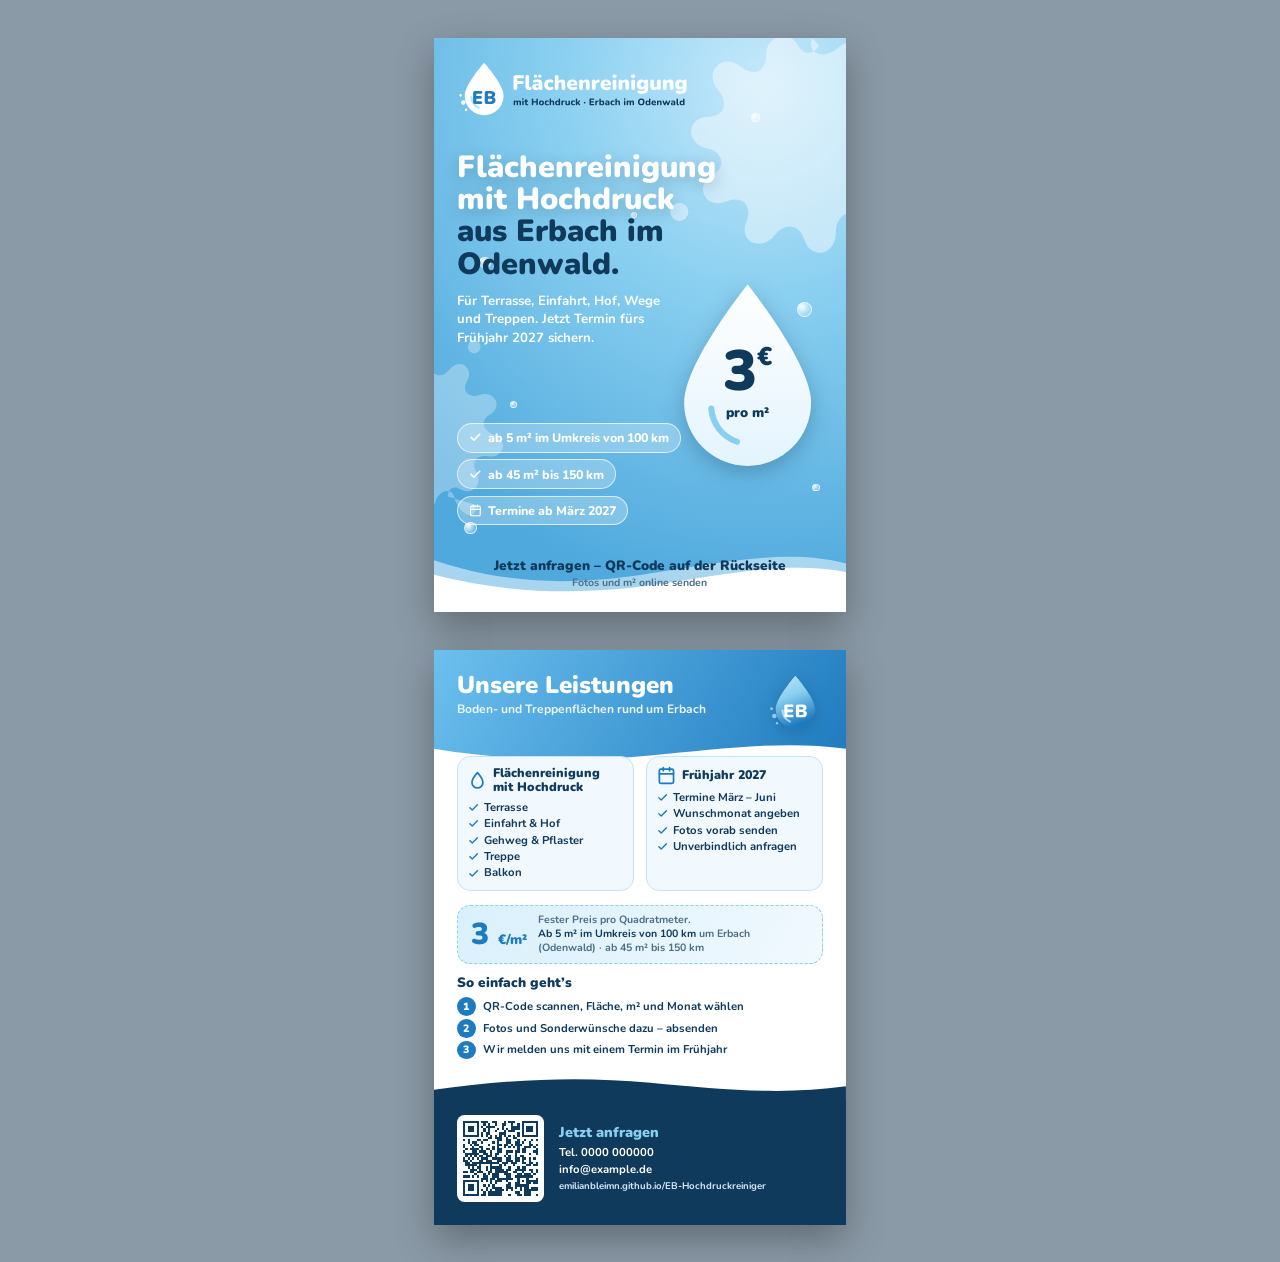
<file: flyer/flyer.html>
<!DOCTYPE html>
<html lang="de">
<head>
<meta charset="UTF-8" />
<title>Flyer A6 · EB Flächenreinigung mit Hochdruck · Frühjahr 2027</title>
<!--
  Druckvorlage DIN A6 hochkant, 4/4-farbig.
  Endformat 105 × 148 mm, Datenformat 109 × 152 mm (2 mm Beschnitt rundherum).
  Texte halten mindestens 4 mm Abstand zum Endformat (Sicherheitsabstand).
  PDF erzeugen: im Browser drucken → "Als PDF speichern", Ränder "Keine", Hintergrundgrafiken an.
-->
<link rel="preconnect" href="https://fonts.googleapis.com" />
<link rel="preconnect" href="https://fonts.gstatic.com" crossorigin />
<link href="https://fonts.googleapis.com/css2?family=Nunito:wght@400;600;700;800;900&display=swap" rel="stylesheet" />
<style>
  @page { size: 109mm 152mm; margin: 0; }
  :root { --baby:#89cff0; --soft:#d9f0fc; --mist:#f1f9fe; --blue:#1f7bbf; --navy:#0f3a5c; --muted:#4d6f89; }
  * { box-sizing:border-box; margin:0; padding:0; }
  html, body { background:#8a9aa6; }
  body { font-family:"Nunito", sans-serif; color:var(--navy); -webkit-print-color-adjust:exact; print-color-adjust:exact; }
  .page { position:relative; width:109mm; height:152mm; overflow:hidden; break-after:page; margin:0 auto; background:#fff; }
  .page:last-child { break-after:auto; }
  /* Inhaltsbereich: 2 mm Beschnitt + 4 mm Sicherheitsabstand */
  .safe { position:absolute; inset:6mm; }
  @media screen { .page { margin:10mm auto; box-shadow:0 4mm 10mm rgba(0,0,0,.3); } }

  /* ---------- Vorderseite ---------- */
  .front { background:radial-gradient(120% 90% at 80% 8%, #c6e9fb 0%, var(--baby) 42%, #4fa9dd 100%); color:#fff; }
  .splash { position:absolute; color:#fff; pointer-events:none; }
  .bub { position:absolute; border-radius:50%; background:radial-gradient(circle at 30% 30%, rgba(255,255,255,.95), rgba(255,255,255,.3) 60%, rgba(255,255,255,.1)); border:.2mm solid rgba(255,255,255,.7); }
  .front .logo svg { width:62mm; height:auto; display:block; }
  .front h1 { margin-top:9mm; font-size:8.1mm; line-height:1.06; font-weight:900; text-shadow:0 1mm 4mm rgba(15,58,92,.25); }
  .front h1 span { display:block; color:var(--navy); text-shadow:none; }
  .front .lead { margin-top:3mm; font-size:3.5mm; line-height:1.4; font-weight:700; max-width:58mm; }
  .pricedrop { position:absolute; right:0; top:58mm; width:40mm; }
  .pricedrop svg { width:100%; height:auto; display:block; filter:drop-shadow(0 2mm 3mm rgba(15,58,92,.3)); }
  .pricedrop .t { position:absolute; inset:34% 0 0; text-align:center; color:var(--navy); }
  .pricedrop b { display:block; font-size:15mm; line-height:1; font-weight:900; }
  .pricedrop b small { font-size:.45em; vertical-align:top; }
  .pricedrop em { font-style:normal; font-size:3.6mm; font-weight:900; }
  .chips { position:absolute; left:0; right:0; bottom:17mm; display:flex; flex-direction:column; gap:1.8mm; align-items:flex-start; }
  .chip { display:inline-flex; align-items:center; gap:1.6mm; background:rgba(255,255,255,.25); border:.3mm solid rgba(255,255,255,.7); border-radius:10mm; padding:1.4mm 3mm; font-size:3.3mm; font-weight:800; }
  .chip svg { width:3.4mm; height:3.4mm; }
  .wave { position:absolute; left:0; right:0; bottom:0; height:22mm; }
  .cta { position:absolute; left:6mm; right:6mm; bottom:6mm; text-align:center; color:var(--navy); font-weight:900; font-size:3.6mm; }
  .cta small { display:block; font-weight:700; color:var(--muted); font-size:2.8mm; }

  /* ---------- Rückseite ---------- */
  .back .top { position:absolute; left:0; right:0; top:0; height:30mm; background:linear-gradient(120deg, #6cc0ee, var(--blue)); }
  .back .top svg.w { position:absolute; left:0; bottom:-.2mm; width:100%; height:9mm; }
  .back h2 { position:relative; color:#fff; font-size:6.4mm; font-weight:900; line-height:1.1; }
  .back h2 small { display:block; font-size:3.2mm; font-weight:700; color:#eaf7ff; margin-top:1mm; }
  .back .icon { position:absolute; right:0; top:0; width:15mm; }
  .back .icon svg { width:100%; height:auto; display:block; filter:drop-shadow(0 1mm 2mm rgba(15,58,92,.3)); }
  .cards { position:absolute; left:0; right:0; top:22mm; display:grid; grid-template-columns:1fr 1fr; gap:3mm; }
  .card { background:var(--mist); border:.3mm solid #c4e4f6; border-radius:3.5mm; padding:2.4mm 2.8mm; }
  .card h3 { display:flex; align-items:center; gap:1.5mm; font-size:3.3mm; font-weight:900; line-height:1.15; }
  .card h3 svg { width:5mm; height:5mm; flex:none; color:var(--blue); }
  .card ul { list-style:none; margin-top:1.6mm; display:grid; gap:.6mm; }
  .card li { display:flex; gap:1.2mm; align-items:flex-start; font-size:3mm; font-weight:700; line-height:1.25; }
  .card li svg { width:3mm; height:3mm; flex:none; margin-top:.3mm; color:var(--blue); }
  .price { position:absolute; left:0; right:0; top:61.5mm; display:flex; align-items:center; gap:3mm; background:linear-gradient(120deg, var(--soft), var(--mist)); border:.4mm dashed var(--baby); border-radius:3.5mm; padding:1.8mm 3.5mm; }
  .price b { font-size:8mm; font-weight:900; color:var(--blue); line-height:1; white-space:nowrap; }
  .price b small { font-size:.45em; }
  .price span { font-size:2.8mm; font-weight:700; color:var(--muted); line-height:1.35; }
  .price span strong { color:var(--navy); }
  .steps { position:absolute; left:0; right:0; top:79.5mm; }
  .steps h4 { font-size:3.6mm; font-weight:900; }
  .steps ol { list-style:none; margin-top:1.2mm; display:grid; gap:.8mm; }
  .steps li { display:flex; align-items:center; gap:2mm; font-size:3mm; font-weight:700; }
  .steps li i { flex:none; width:5mm; height:5mm; border-radius:50%; background:var(--blue); color:#fff; font-style:normal; font-weight:900; font-size:2.8mm; display:grid; place-items:center; }
  .contact { position:absolute; left:0; right:0; bottom:0; height:33mm; background:var(--navy); color:#fff; }
  .contact .in { position:absolute; left:6mm; right:6mm; top:4mm; bottom:6mm; display:flex; gap:4mm; align-items:center; }
  .qr { flex:none; width:23mm; height:23mm; background:#fff; border-radius:2mm; padding:1.6mm; }
  .qr svg { width:100%; height:100%; display:block; }
  .contact .txt { font-size:3mm; font-weight:700; line-height:1.45; min-width:0; }
  .contact .txt strong { display:block; font-size:3.8mm; font-weight:900; color:var(--baby); margin-bottom:.6mm; }
  .contact .txt .url { font-size:2.55mm; color:#d6ebf8; word-break:break-all; }
  .contact svg.w { position:absolute; left:0; top:-6.8mm; width:100%; height:7mm; }
</style>
</head>
<body>

<!-- ===================== VORDERSEITE ===================== -->
<section class="page front">
  <svg class="splash" viewBox="0 0 400 400" style="width:80mm;right:-24mm;top:-18mm;opacity:.45"><path fill="currentColor" d="M205 58c22-30 38 8 30 34-6 20 18 26 34 12 22-20 50-6 36 20-10 18 8 30 28 24 34-10 42 28 14 42-20 10-14 32 8 38 30 8 20 44-8 40-22-3-30 16-16 32 20 22-6 46-30 28-18-14-34-2-34 20 0 30-34 36-42 8-6-20-26-22-38-6-18 24-50 10-38-18 8-20-6-34-26-26-30 12-44-22-18-36 18-10 12-30-8-34-30-6-28-42 2-42 22 0 26-20 12-36-20-22 6-50 30-30 18 14 34 6 34-16 0-26 30-34 42-12 8 14 20 12 28 0z"/><circle fill="currentColor" cx="330" cy="70" r="14"/><circle fill="currentColor" cx="360" cy="120" r="7"/><circle fill="currentColor" cx="60" cy="320" r="12"/><circle fill="currentColor" cx="300" cy="360" r="9"/></svg>
  <svg class="splash" viewBox="0 0 400 400" style="width:56mm;left:-26mm;top:78mm;opacity:.3;transform:rotate(150deg)"><path fill="currentColor" d="M205 58c22-30 38 8 30 34-6 20 18 26 34 12 22-20 50-6 36 20-10 18 8 30 28 24 34-10 42 28 14 42-20 10-14 32 8 38 30 8 20 44-8 40-22-3-30 16-16 32 20 22-6 46-30 28-18-14-34-2-34 20 0 30-34 36-42 8-6-20-26-22-38-6-18 24-50 10-38-18 8-20-6-34-26-26-30 12-44-22-18-36 18-10 12-30-8-34-30-6-28-42 2-42 22 0 26-20 12-36-20-22 6-50 30-30 18 14 34 6 34-16 0-26 30-34 42-12 8 14 20 12 28 0z"/><circle fill="currentColor" cx="330" cy="70" r="14"/><circle fill="currentColor" cx="360" cy="120" r="7"/><circle fill="currentColor" cx="60" cy="320" r="12"/><circle fill="currentColor" cx="300" cy="360" r="9"/></svg>
  <i class="bub" style="left:12mm;top:58mm;width:3mm;height:3mm"></i><i class="bub" style="left:84mm;top:20mm;width:2.2mm;height:2.2mm"></i><i class="bub" style="left:96mm;top:70mm;width:4mm;height:4mm"></i><i class="bub" style="left:20mm;top:96mm;width:2mm;height:2mm"></i><i class="bub" style="left:70mm;top:104mm;width:2.6mm;height:2.6mm"></i><i class="bub" style="left:8mm;top:128mm;width:3.4mm;height:3.4mm"></i><i class="bub" style="left:100mm;top:118mm;width:2mm;height:2mm"></i><i class="bub" style="left:52mm;top:46mm;width:1.6mm;height:1.6mm"></i>
  <div class="safe">
    <div class="logo"><svg xmlns="http://www.w3.org/2000/svg" viewBox="0 0 518 124" width="518" height="124" role="img" aria-label="EB Flächenreinigung mit Hochdruck · Erbach"><title>EB Flächenreinigung mit Hochdruck · Erbach</title><g transform="translate(0 2)">
    <defs>
      <linearGradient id="drop-w" x1="0" y1="0" x2="0.3" y2="1">
        <stop offset="0" stop-color="#bfe6fa"/><stop offset=".45" stop-color="#89cff0"/><stop offset="1" stop-color="#1f7bbf"/>
      </linearGradient>
    </defs>
    <circle cx="14" cy="92" r="5" fill="#fff"/><circle cx="8" cy="76" r="3" fill="#fff"/><circle cx="20" cy="108" r="2.6" fill="#fff"/>
    <path d="M60 4C60 4 17 52 17 77a43 43 0 0 0 86 0C103 52 60 4 60 4z" fill="#fff"/>
    <path d="M32 80a28 28 0 0 0 16 24" fill="none" stroke="#89cff0" stroke-opacity=".55" stroke-width="5" stroke-linecap="round"/>
    <path d="M39.5 95Q37.7 95 36.7 94Q35.7 93 35.7 91.2V70.6Q35.7 68.8 36.7 67.8Q37.7 66.8 39.5 66.8H53.2Q54.6 66.8 55.3 67.5Q56 68.2 56 69.6Q56 71 55.3 71.7Q54.6 72.5 53.2 72.5H42.7V77.8H52.3Q53.7 77.8 54.4 78.6Q55.1 79.3 55.1 80.7Q55.1 82 54.4 82.8Q53.7 83.6 52.3 83.6H42.7V89.3H53.2Q54.6 89.3 55.3 90.1Q56 90.8 56 92.1Q56 93.6 55.3 94.3Q54.6 95 53.2 95ZM65.1 95Q63.3 95 62.3 94Q61.3 93 61.3 91.2V70.6Q61.3 68.8 62.3 67.8Q63.3 66.8 65.1 66.8H74.9Q77.9 66.8 80.1 67.7Q82.2 68.6 83.3 70.2Q84.5 71.8 84.5 74.1Q84.5 76.6 83 78.4Q81.6 80.1 79.2 80.7V80.1Q82.1 80.6 83.7 82.4Q85.2 84.2 85.2 87Q85.2 90.7 82.6 92.9Q79.9 95 75.3 95ZM68.3 89.6H74.3Q76.3 89.6 77.3 88.8Q78.2 88 78.2 86.5Q78.2 84.9 77.3 84.1Q76.3 83.4 74.3 83.4H68.3ZM68.3 78H73.6Q75.6 78 76.5 77.3Q77.5 76.6 77.5 75.1Q77.5 73.6 76.5 72.9Q75.6 72.2 73.6 72.2H68.3Z" fill="#1f7bbf"/>
  </g><path d="M129.2 66.5Q127.2 66.5 126.1 65.3Q124.9 64.2 124.9 62V37.9Q124.9 35.8 126.1 34.7Q127.2 33.6 129.3 33.6H144.7Q146.3 33.6 147.2 34.4Q148 35.2 148 36.8Q148 38.4 147.2 39.3Q146.3 40.1 144.7 40.1H133.4V46.6H143.7Q145.3 46.6 146.2 47.5Q147 48.3 147 49.9Q147 51.5 146.2 52.3Q145.3 53.1 143.7 53.1H133.4V62Q133.4 66.5 129.2 66.5ZM159.8 66.6Q155.4 66.6 153.3 64.1Q151.2 61.7 151.2 56.9V37.2Q151.2 35.3 152.2 34.2Q153.2 33.1 155.3 33.1Q157.2 33.1 158.3 34.2Q159.4 35.3 159.4 37.2V56.7Q159.4 58.4 160 59.2Q160.7 60 161.8 60Q162.1 60 162.4 59.9Q162.8 59.8 163.1 59.8Q164 59.8 164.4 60.4Q164.8 61 164.8 62.8Q164.8 64.4 164.1 65.2Q163.5 66 162.2 66.3Q161.8 66.3 161.1 66.4Q160.4 66.6 159.8 66.6ZM175.3 66.6Q172.6 66.6 170.6 65.6Q168.6 64.6 167.5 62.9Q166.3 61.2 166.3 59.1Q166.3 56.6 167.6 55.1Q169 53.7 171.8 53.1Q174.7 52.5 179.4 52.5H181.9V56.3H179.3Q177.6 56.3 176.4 56.6Q175.3 56.8 174.7 57.4Q174.2 57.9 174.2 58.7Q174.2 59.8 174.9 60.5Q175.7 61.2 177.1 61.2Q178.2 61.2 179.1 60.7Q180 60.2 180.6 59.3Q181.1 58.4 181.1 57.1V51.9Q181.1 50.1 180.3 49.5Q179.4 48.8 177.4 48.8Q176.3 48.8 174.9 49.1Q173.6 49.3 171.8 49.9Q170.6 50.4 169.7 50.1Q168.8 49.8 168.4 49Q167.9 48.2 167.9 47.3Q167.8 46.4 168.4 45.6Q169 44.7 170.2 44.2Q172.4 43.5 174.3 43.2Q176.2 42.9 177.7 42.9Q181.5 42.9 183.9 43.9Q186.4 45 187.6 47.3Q188.8 49.5 188.8 53V62.3Q188.8 64.3 187.9 65.4Q186.9 66.5 185.1 66.5Q183.2 66.5 182.2 65.4Q181.2 64.3 181.2 62.3V61.1L181.5 61.7Q181.3 63.2 180.5 64.2Q179.6 65.3 178.3 65.9Q177 66.6 175.3 66.6ZM183 39.4Q181.2 39.4 180.3 38.4Q179.3 37.5 179.3 35.8Q179.3 34 180.3 33Q181.2 32.1 183 32.1Q184.8 32.1 185.7 33Q186.7 34 186.7 35.8Q186.7 37.5 185.7 38.5Q184.8 39.4 183 39.4ZM173.5 39.4Q171.8 39.4 170.8 38.4Q169.8 37.5 169.8 35.8Q169.8 34 170.8 33Q171.8 32.1 173.5 32.1Q175.3 32.1 176.2 33Q177.2 34 177.2 35.8Q177.2 37.5 176.2 38.5Q175.3 39.4 173.5 39.4ZM205.3 66.6Q201.4 66.6 198.6 65.1Q195.8 63.7 194.2 61Q192.7 58.3 192.7 54.6Q192.7 51.9 193.5 49.7Q194.4 47.6 196.1 46Q197.8 44.5 200.1 43.7Q202.4 42.9 205.3 42.9Q206.6 42.9 208.1 43.1Q209.5 43.4 211.1 44.1Q212.2 44.5 212.6 45.3Q213.1 46.2 213 47.2Q213 48.1 212.5 48.9Q212 49.6 211.1 49.9Q210.3 50.2 209.2 49.8Q208.5 49.3 207.7 49.2Q206.9 49 206.1 49Q204.9 49 204 49.4Q203 49.8 202.4 50.5Q201.8 51.2 201.4 52.3Q201 53.3 201 54.7Q201 57.3 202.4 58.8Q203.7 60.3 206.1 60.3Q206.9 60.3 207.7 60.2Q208.4 60 209.2 59.7Q210.3 59.1 211.1 59.4Q211.9 59.7 212.4 60.5Q212.9 61.3 213 62.3Q213 63.2 212.6 64.1Q212.1 64.9 211 65.3Q209.4 66 208 66.3Q206.6 66.6 205.3 66.6ZM220.3 66.5Q218.2 66.5 217.2 65.4Q216.2 64.3 216.2 62.3V37.2Q216.2 35.3 217.2 34.2Q218.2 33.1 220.3 33.1Q222.2 33.1 223.3 34.2Q224.4 35.3 224.4 37.2V47.3H223.6Q224.7 45.2 226.8 44Q228.8 42.9 231.5 42.9Q234.1 42.9 235.9 43.9Q237.7 44.9 238.5 47.1Q239.4 49.3 239.4 52.6V62.3Q239.4 64.3 238.4 65.4Q237.3 66.5 235.4 66.5Q233.3 66.5 232.3 65.4Q231.2 64.3 231.2 62.3V53Q231.2 50.9 230.5 50Q229.8 49.1 228.4 49.1Q226.5 49.1 225.4 50.3Q224.4 51.5 224.4 53.4V62.3Q224.4 66.5 220.3 66.5ZM256.6 66.6Q252.5 66.6 249.5 65.1Q246.5 63.6 244.9 60.9Q243.2 58.3 243.2 54.6Q243.2 51.1 244.8 48.5Q246.3 45.9 249 44.4Q251.7 42.9 255.2 42.9Q257.7 42.9 259.8 43.7Q261.8 44.5 263.3 46Q264.8 47.6 265.5 49.7Q266.3 51.9 266.3 54.5Q266.3 55.5 265.8 55.9Q265.3 56.3 264.2 56.3H250.1V52.5H260.3L259.6 53.1Q259.6 51.4 259.1 50.3Q258.6 49.2 257.7 48.7Q256.9 48.2 255.6 48.2Q254.1 48.2 253 48.8Q252 49.4 251.4 50.8Q250.9 52.1 250.9 54V54.4Q250.9 57.7 252.4 59.1Q253.8 60.5 256.8 60.5Q257.9 60.5 259.2 60.2Q260.4 60 261.7 59.6Q262.9 59.1 263.8 59.4Q264.7 59.7 265.1 60.4Q265.6 61.1 265.7 62Q265.7 62.9 265.3 63.7Q264.8 64.6 263.7 65Q262.1 65.8 260.3 66.2Q258.5 66.6 256.6 66.6ZM274.2 66.5Q272.1 66.5 271.1 65.4Q270.1 64.3 270.1 62.3V47Q270.1 45.1 271.1 44Q272.1 43 274.1 43Q276 43 277 44Q278 45.1 278 47V49.2L277.5 47.3Q278.6 45.2 280.7 44Q282.7 42.9 285.4 42.9Q288 42.9 289.8 43.9Q291.6 45 292.4 47.1Q293.3 49.3 293.3 52.6V62.3Q293.3 64.3 292.2 65.4Q291.2 66.5 289.3 66.5Q287.2 66.5 286.2 65.4Q285.1 64.3 285.1 62.3V53Q285.1 50.9 284.4 50Q283.7 49.1 282.3 49.1Q280.4 49.1 279.3 50.3Q278.3 51.5 278.3 53.4V62.3Q278.3 66.5 274.2 66.5ZM302.4 66.5Q300.4 66.5 299.3 65.4Q298.2 64.3 298.2 62.3V47Q298.2 45.1 299.2 44Q300.3 43 302.2 43Q304.1 43 305.1 44Q306.2 45.1 306.2 47V48.9H305.7Q306.2 46.2 308.1 44.5Q310 42.9 312.8 42.9Q314.2 42.8 314.8 43.5Q315.5 44.2 315.5 46.2Q315.5 47.8 314.9 48.8Q314.2 49.7 312.3 49.9L311.2 50.1Q308.8 50.3 307.7 51.4Q306.5 52.5 306.5 54.7V62.3Q306.5 64.3 305.4 65.4Q304.4 66.5 302.4 66.5ZM330.7 66.6Q326.6 66.6 323.6 65.1Q320.6 63.6 318.9 60.9Q317.3 58.3 317.3 54.6Q317.3 51.1 318.8 48.5Q320.4 45.9 323.1 44.4Q325.8 42.9 329.2 42.9Q331.8 42.9 333.8 43.7Q335.9 44.5 337.4 46Q338.8 47.6 339.6 49.7Q340.4 51.9 340.4 54.5Q340.4 55.5 339.8 55.9Q339.3 56.3 338.2 56.3H324.2V52.5H334.3L333.6 53.1Q333.6 51.4 333.2 50.3Q332.7 49.2 331.8 48.7Q330.9 48.2 329.6 48.2Q328.2 48.2 327.1 48.8Q326 49.4 325.5 50.8Q324.9 52.1 324.9 54V54.4Q324.9 57.7 326.4 59.1Q327.9 60.5 330.9 60.5Q331.9 60.5 333.2 60.2Q334.5 60 335.8 59.6Q336.9 59.1 337.8 59.4Q338.7 59.7 339.2 60.4Q339.7 61.1 339.7 62Q339.8 62.9 339.3 63.7Q338.8 64.6 337.7 65Q336.2 65.8 334.4 66.2Q332.6 66.6 330.7 66.6ZM348.2 66.4Q346.2 66.4 345.2 65.3Q344.1 64.1 344.1 62V47.4Q344.1 45.2 345.2 44.1Q346.2 43 348.2 43Q350.2 43 351.2 44.1Q352.3 45.2 352.3 47.4V62Q352.3 64.1 351.3 65.3Q350.2 66.4 348.2 66.4ZM348.2 39.7Q346 39.7 344.9 38.7Q343.7 37.7 343.7 35.7Q343.7 33.8 344.9 32.8Q346 31.8 348.2 31.8Q350.4 31.8 351.6 32.8Q352.7 33.8 352.7 35.7Q352.7 37.7 351.6 38.7Q350.4 39.7 348.2 39.7ZM361.4 66.5Q359.3 66.5 358.3 65.4Q357.3 64.3 357.3 62.3V47Q357.3 45.1 358.3 44Q359.3 43 361.3 43Q363.2 43 364.2 44Q365.2 45.1 365.2 47V49.2L364.7 47.3Q365.8 45.2 367.9 44Q369.9 42.9 372.5 42.9Q375.2 42.9 377 43.9Q378.7 45 379.6 47.1Q380.5 49.3 380.5 52.6V62.3Q380.5 64.3 379.4 65.4Q378.4 66.5 376.4 66.5Q374.4 66.5 373.4 65.4Q372.3 64.3 372.3 62.3V53Q372.3 50.9 371.6 50Q370.9 49.1 369.5 49.1Q367.6 49.1 366.5 50.3Q365.5 51.5 365.5 53.4V62.3Q365.5 66.5 361.4 66.5ZM389.5 66.4Q387.5 66.4 386.4 65.3Q385.4 64.1 385.4 62V47.4Q385.4 45.2 386.4 44.1Q387.5 43 389.5 43Q391.4 43 392.5 44.1Q393.6 45.2 393.6 47.4V62Q393.6 64.1 392.5 65.3Q391.5 66.4 389.5 66.4ZM389.5 39.7Q387.3 39.7 386.1 38.7Q384.9 37.7 384.9 35.7Q384.9 33.8 386.1 32.8Q387.3 31.8 389.5 31.8Q391.7 31.8 392.8 32.8Q394 33.8 394 35.7Q394 37.7 392.8 38.7Q391.7 39.7 389.5 39.7ZM409.7 74.8Q407.2 74.8 405 74.5Q402.8 74.1 401.2 73.5Q399.8 73 399.3 72.1Q398.7 71.2 398.8 70.3Q398.8 69.4 399.3 68.6Q399.8 67.7 400.6 67.4Q401.5 67.1 402.4 67.4Q404.4 68.3 406.1 68.5Q407.8 68.8 408.9 68.8Q411.8 68.8 413.2 67.6Q414.6 66.4 414.6 63.9V61H415Q414.2 63 412.1 64.2Q410.1 65.4 407.5 65.4Q404.5 65.4 402.2 64Q400 62.6 398.7 60.1Q397.5 57.5 397.5 54.1Q397.5 51.6 398.2 49.5Q398.9 47.4 400.2 45.9Q401.5 44.5 403.4 43.7Q405.2 42.9 407.5 42.9Q410.1 42.9 412.2 44.1Q414.2 45.3 414.8 47.2L414.5 49.1V47Q414.5 45.1 415.5 44Q416.6 43 418.5 43Q420.5 43 421.5 44Q422.5 45.1 422.5 47V63Q422.5 68.9 419.2 71.8Q415.9 74.8 409.7 74.8ZM410.1 59.4Q411.4 59.4 412.4 58.8Q413.4 58.1 413.9 57Q414.5 55.8 414.5 54.1Q414.5 51.6 413.3 50.3Q412 48.9 410.1 48.9Q408.7 48.9 407.8 49.5Q406.8 50.1 406.2 51.3Q405.7 52.5 405.7 54.1Q405.7 56.6 406.9 58Q408.1 59.4 410.1 59.4ZM435.9 66.6Q433 66.6 431.1 65.5Q429.2 64.4 428.3 62.2Q427.3 60 427.3 56.8V47Q427.3 45.1 428.4 44Q429.4 43 431.4 43Q433.4 43 434.5 44Q435.5 45.1 435.5 47V56.9Q435.5 58.6 436.2 59.4Q436.9 60.2 438.4 60.2Q440 60.2 441.1 59Q442.1 57.8 442.1 55.9V47Q442.1 45.1 443.2 44Q444.3 43 446.3 43Q448.2 43 449.3 44Q450.3 45.1 450.3 47V62.3Q450.3 66.5 446.4 66.5Q444.4 66.5 443.4 65.4Q442.3 64.3 442.3 62.3V59.6L443.1 61.9Q442 64.1 440.2 65.3Q438.4 66.6 435.9 66.6ZM459.4 66.5Q457.3 66.5 456.3 65.4Q455.3 64.3 455.3 62.3V47Q455.3 45.1 456.3 44Q457.3 43 459.3 43Q461.2 43 462.2 44Q463.2 45.1 463.2 47V49.2L462.7 47.3Q463.8 45.2 465.9 44Q467.9 42.9 470.5 42.9Q473.2 42.9 475 43.9Q476.7 45 477.6 47.1Q478.5 49.3 478.5 52.6V62.3Q478.5 64.3 477.4 65.4Q476.4 66.5 474.4 66.5Q472.4 66.5 471.4 65.4Q470.3 64.3 470.3 62.3V53Q470.3 50.9 469.6 50Q468.9 49.1 467.5 49.1Q465.6 49.1 464.5 50.3Q463.5 51.5 463.5 53.4V62.3Q463.5 66.5 459.4 66.5ZM494.6 74.8Q492.1 74.8 489.9 74.5Q487.7 74.1 486.1 73.5Q484.7 73 484.2 72.1Q483.6 71.2 483.6 70.3Q483.7 69.4 484.2 68.6Q484.7 67.7 485.5 67.4Q486.3 67.1 487.3 67.4Q489.3 68.3 491 68.5Q492.7 68.8 493.8 68.8Q496.6 68.8 498 67.6Q499.4 66.4 499.4 63.9V61H499.9Q499.1 63 497 64.2Q494.9 65.4 492.4 65.4Q489.4 65.4 487.1 64Q484.9 62.6 483.6 60.1Q482.3 57.5 482.3 54.1Q482.3 51.6 483.1 49.5Q483.8 47.4 485.1 45.9Q486.4 44.5 488.3 43.7Q490.1 42.9 492.4 42.9Q495 42.9 497 44.1Q499.1 45.3 499.7 47.2L499.3 49.1V47Q499.3 45.1 500.4 44Q501.5 43 503.4 43Q505.3 43 506.4 44Q507.4 45.1 507.4 47V63Q507.4 68.9 504.1 71.8Q500.8 74.8 494.6 74.8ZM494.9 59.4Q496.3 59.4 497.3 58.8Q498.3 58.1 498.8 57Q499.3 55.8 499.3 54.1Q499.3 51.6 498.1 50.3Q496.9 48.9 494.9 48.9Q493.6 48.9 492.6 49.5Q491.7 50.1 491.1 51.3Q490.6 52.5 490.6 54.1Q490.6 56.6 491.8 58Q493 59.4 494.9 59.4Z" fill="#ffffff"/><path d="M126.9 100.2Q126.1 100.2 125.7 99.8Q125.3 99.4 125.3 98.6V91.1Q125.3 90.3 125.7 89.9Q126.1 89.5 126.8 89.5Q127.6 89.5 128 89.9Q128.4 90.3 128.4 91.1V92.5L128.1 91.6Q128.6 90.7 129.4 90.1Q130.3 89.5 131.5 89.5Q132.7 89.5 133.5 90Q134.3 90.6 134.7 91.8H134.4Q134.8 90.7 135.8 90.1Q136.7 89.5 138 89.5Q139.2 89.5 139.9 89.9Q140.7 90.4 141.1 91.4Q141.5 92.3 141.5 93.8V98.6Q141.5 99.4 141 99.8Q140.6 100.2 139.9 100.2Q139.1 100.2 138.7 99.8Q138.3 99.4 138.3 98.6V93.9Q138.3 92.9 138 92.4Q137.6 91.9 136.8 91.9Q135.9 91.9 135.4 92.6Q134.9 93.2 134.9 94.4V98.6Q134.9 99.4 134.5 99.8Q134.1 100.2 133.4 100.2Q132.6 100.2 132.2 99.8Q131.8 99.4 131.8 98.6V93.9Q131.8 92.9 131.4 92.4Q131.1 91.9 130.3 91.9Q129.4 91.9 128.9 92.6Q128.4 93.2 128.4 94.4V98.6Q128.4 100.2 126.9 100.2ZM145.8 100.2Q145 100.2 144.6 99.7Q144.2 99.3 144.2 98.4V91.2Q144.2 90.4 144.6 90Q145 89.5 145.8 89.5Q146.5 89.5 147 90Q147.4 90.4 147.4 91.2V98.4Q147.4 99.3 147 99.7Q146.5 100.2 145.8 100.2ZM145.8 87.8Q144.9 87.8 144.4 87.4Q144 87 144 86.2Q144 85.4 144.4 85Q144.9 84.6 145.8 84.6Q146.7 84.6 147.1 85Q147.6 85.4 147.6 86.2Q147.6 87 147.1 87.4Q146.7 87.8 145.8 87.8ZM155.2 100.2Q153.7 100.2 152.8 99.8Q151.8 99.3 151.3 98.3Q150.8 97.4 150.8 96V92.1H149.9Q149.3 92.1 149 91.7Q148.7 91.4 148.7 90.9Q148.7 90.3 149 90Q149.3 89.7 149.9 89.7H150.8V88.1Q150.8 87.3 151.3 86.9Q151.7 86.5 152.4 86.5Q153.2 86.5 153.6 86.9Q154 87.3 154 88.1V89.7H156Q156.6 89.7 156.9 90Q157.2 90.3 157.2 90.9Q157.2 91.4 156.9 91.7Q156.6 92.1 156 92.1H154V95.9Q154 96.8 154.4 97.2Q154.8 97.6 155.7 97.6Q156 97.6 156.3 97.6Q156.6 97.5 156.8 97.5Q157.1 97.5 157.3 97.7Q157.5 97.9 157.5 98.5Q157.5 99.1 157.3 99.4Q157.1 99.8 156.7 100Q156.4 100.1 156 100.2Q155.5 100.2 155.2 100.2ZM167 100.2Q166.2 100.2 165.7 99.7Q165.3 99.3 165.3 98.5V86.7Q165.3 85.9 165.7 85.4Q166.2 85 167 85Q167.7 85 168.2 85.4Q168.6 85.9 168.6 86.7V91.1H175.5V86.7Q175.5 85.9 175.9 85.4Q176.3 85 177.1 85Q177.9 85 178.3 85.4Q178.7 85.9 178.7 86.7V98.5Q178.7 99.3 178.3 99.7Q177.9 100.2 177.1 100.2Q176.3 100.2 175.9 99.7Q175.5 99.3 175.5 98.5V93.8H168.6V98.5Q168.6 99.3 168.2 99.7Q167.8 100.2 167 100.2ZM186.7 100.2Q185 100.2 183.8 99.6Q182.6 98.9 181.9 97.7Q181.2 96.5 181.2 94.8Q181.2 93.6 181.6 92.6Q182 91.6 182.7 90.9Q183.4 90.2 184.4 89.8Q185.4 89.5 186.7 89.5Q188.3 89.5 189.6 90.1Q190.8 90.8 191.5 92Q192.2 93.2 192.2 94.8Q192.2 96.1 191.8 97.1Q191.4 98.1 190.7 98.8Q189.9 99.5 188.9 99.9Q187.9 100.2 186.7 100.2ZM186.7 97.9Q187.4 97.9 187.9 97.5Q188.4 97.2 188.7 96.5Q189 95.9 189 94.8Q189 93.3 188.3 92.6Q187.7 91.8 186.7 91.8Q186 91.8 185.5 92.2Q185 92.5 184.7 93.2Q184.4 93.8 184.4 94.8Q184.4 96.4 185 97.1Q185.7 97.9 186.7 97.9ZM199.4 100.2Q197.7 100.2 196.5 99.6Q195.2 98.9 194.6 97.7Q193.9 96.5 193.9 94.8Q193.9 93.6 194.3 92.6Q194.6 91.6 195.4 90.9Q196.1 90.2 197.1 89.8Q198.1 89.5 199.4 89.5Q200.1 89.5 200.8 89.6Q201.5 89.8 202.2 90.2Q202.7 90.4 202.8 90.7Q203 91.1 202.9 91.4Q202.9 91.8 202.7 92.1Q202.5 92.4 202.1 92.4Q201.8 92.5 201.4 92.3Q201 92.1 200.5 92Q200.1 91.9 199.7 91.9Q199.1 91.9 198.6 92.1Q198.1 92.3 197.8 92.7Q197.5 93 197.3 93.6Q197.1 94.1 197.1 94.8Q197.1 96.2 197.8 97Q198.5 97.8 199.7 97.8Q200.1 97.8 200.5 97.7Q200.9 97.6 201.4 97.4Q201.8 97.2 202.1 97.3Q202.4 97.4 202.6 97.6Q202.9 97.9 202.9 98.3Q202.9 98.7 202.8 99Q202.6 99.4 202.2 99.5Q201.5 99.9 200.8 100.1Q200.1 100.2 199.4 100.2ZM206.3 100.2Q205.5 100.2 205.1 99.8Q204.7 99.4 204.7 98.6V86.6Q204.7 85.8 205.1 85.4Q205.5 85 206.3 85Q207.1 85 207.5 85.4Q207.9 85.8 207.9 86.6V91.6H207.6Q208.1 90.6 209 90Q210 89.5 211.2 89.5Q212.4 89.5 213.2 89.9Q214 90.4 214.4 91.4Q214.8 92.3 214.8 93.8V98.6Q214.8 99.4 214.4 99.8Q214 100.2 213.3 100.2Q212.5 100.2 212.1 99.8Q211.7 99.4 211.7 98.6V94Q211.7 92.9 211.3 92.4Q210.9 91.9 210.1 91.9Q209.1 91.9 208.5 92.6Q207.9 93.2 207.9 94.2V98.6Q207.9 100.2 206.3 100.2ZM221.5 100.2Q220.2 100.2 219.2 99.6Q218.2 98.9 217.6 97.7Q217 96.5 217 94.8Q217 93.2 217.6 92Q218.2 90.8 219.2 90.1Q220.2 89.5 221.5 89.5Q222.8 89.5 223.7 90.1Q224.6 90.7 225 91.6H224.7V86.6Q224.7 85.8 225.1 85.4Q225.6 85 226.3 85Q227.1 85 227.5 85.4Q227.9 85.8 227.9 86.6V98.6Q227.9 99.4 227.5 99.8Q227.1 100.2 226.3 100.2Q225.6 100.2 225.2 99.8Q224.8 99.4 224.8 98.6V97.1L225 98Q224.7 99 223.7 99.6Q222.8 100.2 221.5 100.2ZM222.5 97.9Q223.2 97.9 223.7 97.5Q224.2 97.2 224.5 96.5Q224.8 95.9 224.8 94.8Q224.8 93.3 224.2 92.6Q223.5 91.8 222.5 91.8Q221.8 91.8 221.3 92.2Q220.8 92.5 220.5 93.2Q220.2 93.8 220.2 94.8Q220.2 96.4 220.9 97.1Q221.5 97.9 222.5 97.9ZM232.3 100.2Q231.5 100.2 231.1 99.8Q230.7 99.4 230.7 98.6V91.1Q230.7 90.3 231.1 89.9Q231.5 89.5 232.2 89.5Q232.9 89.5 233.3 89.9Q233.8 90.3 233.8 91.1V92.2H233.5Q233.8 91 234.7 90.3Q235.5 89.6 236.9 89.5Q237.4 89.4 237.7 89.7Q238 90 238 90.7Q238 91.4 237.7 91.8Q237.4 92.1 236.7 92.2L236.3 92.3Q235.1 92.4 234.5 93Q233.9 93.6 233.9 94.7V98.6Q233.9 99.4 233.5 99.8Q233.1 100.2 232.3 100.2ZM243.4 100.2Q242.1 100.2 241.3 99.7Q240.4 99.3 240 98.3Q239.6 97.3 239.6 95.9V91.1Q239.6 90.3 240 89.9Q240.4 89.5 241.2 89.5Q241.9 89.5 242.3 89.9Q242.7 90.3 242.7 91.1V95.9Q242.7 96.9 243.1 97.3Q243.5 97.8 244.3 97.8Q245.2 97.8 245.8 97.1Q246.4 96.5 246.4 95.5V91.1Q246.4 90.3 246.8 89.9Q247.2 89.5 248 89.5Q248.7 89.5 249.1 89.9Q249.6 90.3 249.6 91.1V98.6Q249.6 100.2 248 100.2Q247.3 100.2 246.9 99.8Q246.5 99.4 246.5 98.6V97.2L246.8 98Q246.3 99.1 245.5 99.6Q244.6 100.2 243.4 100.2ZM257.3 100.2Q255.6 100.2 254.4 99.6Q253.1 98.9 252.5 97.7Q251.8 96.5 251.8 94.8Q251.8 93.6 252.2 92.6Q252.5 91.6 253.3 90.9Q254 90.2 255 89.8Q256 89.5 257.3 89.5Q258 89.5 258.7 89.6Q259.4 89.8 260.2 90.2Q260.6 90.4 260.7 90.7Q260.9 91.1 260.8 91.4Q260.8 91.8 260.6 92.1Q260.4 92.4 260 92.4Q259.7 92.5 259.3 92.3Q258.9 92.1 258.4 92Q258 91.9 257.6 91.9Q257 91.9 256.5 92.1Q256 92.3 255.7 92.7Q255.4 93 255.2 93.6Q255 94.1 255 94.8Q255 96.2 255.7 97Q256.4 97.8 257.6 97.8Q258 97.8 258.4 97.7Q258.8 97.6 259.3 97.4Q259.7 97.2 260 97.3Q260.3 97.4 260.5 97.6Q260.8 97.9 260.8 98.3Q260.8 98.7 260.7 99Q260.5 99.4 260.1 99.5Q259.4 99.9 258.7 100.1Q258 100.2 257.3 100.2ZM264.2 100.2Q263.4 100.2 263 99.8Q262.6 99.4 262.6 98.6V86.6Q262.6 85.8 263 85.4Q263.4 85 264.2 85Q265 85 265.4 85.4Q265.8 85.8 265.8 86.6V94H265.9L268.9 90.6Q269.4 90 269.7 89.8Q270.1 89.5 270.8 89.5Q271.4 89.5 271.8 89.8Q272.1 90.2 272.1 90.7Q272.1 91.1 271.7 91.6L268.5 95.2V94L272.1 98.1Q272.5 98.6 272.4 99.1Q272.4 99.6 272 99.9Q271.6 100.2 271 100.2Q270.3 100.2 269.9 99.9Q269.5 99.6 269 99.1L265.9 95.6H265.8V98.6Q265.8 100.2 264.2 100.2ZM282.3 96.2Q281.5 96.2 281 95.7Q280.5 95.2 280.5 94.4Q280.5 93.6 281 93.1Q281.5 92.6 282.3 92.6Q283.2 92.6 283.6 93.1Q284.1 93.6 284.1 94.4Q284.1 95.2 283.6 95.7Q283.2 96.2 282.3 96.2ZM294.7 100Q293.8 100 293.4 99.6Q292.9 99.1 292.9 98.3V86.9Q292.9 86.1 293.4 85.6Q293.8 85.2 294.7 85.2H302Q302.6 85.2 302.9 85.5Q303.3 85.8 303.3 86.5Q303.3 87.1 302.9 87.4Q302.6 87.8 302 87.8H296.1V91.2H301.5Q302.2 91.2 302.5 91.5Q302.8 91.9 302.8 92.5Q302.8 93.1 302.5 93.4Q302.2 93.8 301.5 93.8H296.1V97.4H302Q302.6 97.4 302.9 97.8Q303.3 98.1 303.3 98.7Q303.3 99.3 302.9 99.7Q302.6 100 302 100ZM307.3 100.2Q306.5 100.2 306.1 99.8Q305.7 99.4 305.7 98.6V91.1Q305.7 90.3 306.1 89.9Q306.5 89.5 307.2 89.5Q308 89.5 308.4 89.9Q308.8 90.3 308.8 91.1V92.2H308.6Q308.8 91 309.7 90.3Q310.6 89.6 311.9 89.5Q312.5 89.4 312.7 89.7Q313 90 313 90.7Q313.1 91.4 312.8 91.8Q312.5 92.1 311.8 92.2L311.3 92.3Q310.1 92.4 309.5 93Q308.9 93.6 308.9 94.7V98.6Q308.9 99.4 308.5 99.8Q308.1 100.2 307.3 100.2ZM321 100.2Q319.8 100.2 318.8 99.6Q317.9 99 317.6 98L317.8 97.3V98.6Q317.8 99.4 317.4 99.8Q317 100.2 316.2 100.2Q315.5 100.2 315.1 99.8Q314.7 99.4 314.7 98.6V86.6Q314.7 85.8 315.1 85.4Q315.5 85 316.3 85Q317 85 317.4 85.4Q317.8 85.8 317.8 86.6V91.6H317.6Q317.9 90.7 318.9 90.1Q319.8 89.5 321 89.5Q322.4 89.5 323.4 90.1Q324.4 90.8 325 92Q325.5 93.2 325.5 94.8Q325.5 96.5 325 97.7Q324.4 98.9 323.4 99.6Q322.4 100.2 321 100.2ZM320.1 97.9Q320.8 97.9 321.3 97.5Q321.8 97.2 322.1 96.5Q322.4 95.9 322.4 94.8Q322.4 93.3 321.7 92.6Q321.1 91.8 320.1 91.8Q319.4 91.8 318.9 92.2Q318.4 92.5 318.1 93.2Q317.8 93.8 317.8 94.8Q317.8 96.4 318.4 97.1Q319.1 97.9 320.1 97.9ZM331.3 100.2Q330.1 100.2 329.2 99.8Q328.3 99.4 327.8 98.6Q327.3 97.8 327.3 96.9Q327.3 95.8 327.9 95.1Q328.5 94.4 329.8 94.2Q331.1 93.9 333.3 93.9H334.4V95.5H333.3Q332.3 95.5 331.6 95.6Q331 95.7 330.7 96Q330.4 96.3 330.4 96.7Q330.4 97.3 330.8 97.7Q331.2 98.1 332 98.1Q332.6 98.1 333 97.8Q333.5 97.6 333.8 97.1Q334.1 96.6 334.1 95.9V93.5Q334.1 92.6 333.7 92.2Q333.2 91.8 332.2 91.8Q331.7 91.8 331 92Q330.3 92.1 329.5 92.4Q329.1 92.6 328.7 92.5Q328.4 92.4 328.2 92.1Q328 91.8 328 91.4Q328 91 328.2 90.7Q328.4 90.3 328.9 90.2Q329.9 89.8 330.7 89.6Q331.6 89.5 332.3 89.5Q333.9 89.5 335 90Q336 90.4 336.6 91.4Q337.1 92.4 337.1 93.9V98.6Q337.1 99.4 336.7 99.8Q336.3 100.2 335.6 100.2Q334.9 100.2 334.5 99.8Q334.1 99.4 334.1 98.6V97.8L334.3 97.9Q334.2 98.6 333.7 99.1Q333.3 99.6 332.7 99.9Q332.1 100.2 331.3 100.2ZM344.8 100.2Q343.1 100.2 341.9 99.6Q340.6 98.9 340 97.7Q339.3 96.5 339.3 94.8Q339.3 93.6 339.7 92.6Q340 91.6 340.8 90.9Q341.5 90.2 342.5 89.8Q343.5 89.5 344.8 89.5Q345.5 89.5 346.2 89.6Q346.9 89.8 347.7 90.2Q348.1 90.4 348.2 90.7Q348.4 91.1 348.3 91.4Q348.3 91.8 348.1 92.1Q347.9 92.4 347.5 92.4Q347.2 92.5 346.8 92.3Q346.4 92.1 345.9 92Q345.5 91.9 345.1 91.9Q344.5 91.9 344 92.1Q343.5 92.3 343.2 92.7Q342.9 93 342.7 93.6Q342.5 94.1 342.5 94.8Q342.5 96.2 343.2 97Q343.9 97.8 345.1 97.8Q345.5 97.8 345.9 97.7Q346.3 97.6 346.8 97.4Q347.2 97.2 347.5 97.3Q347.8 97.4 348 97.6Q348.3 97.9 348.3 98.3Q348.3 98.7 348.2 99Q348 99.4 347.6 99.5Q346.9 99.9 346.2 100.1Q345.5 100.2 344.8 100.2ZM351.7 100.2Q350.9 100.2 350.5 99.8Q350.1 99.4 350.1 98.6V86.6Q350.1 85.8 350.5 85.4Q350.9 85 351.7 85Q352.5 85 352.9 85.4Q353.3 85.8 353.3 86.6V91.6H353Q353.5 90.6 354.4 90Q355.4 89.5 356.6 89.5Q357.8 89.5 358.6 89.9Q359.4 90.4 359.8 91.4Q360.2 92.3 360.2 93.8V98.6Q360.2 99.4 359.8 99.8Q359.4 100.2 358.7 100.2Q357.9 100.2 357.5 99.8Q357.1 99.4 357.1 98.6V94Q357.1 92.9 356.7 92.4Q356.3 91.9 355.5 91.9Q354.5 91.9 353.9 92.6Q353.3 93.2 353.3 94.2V98.6Q353.3 100.2 351.7 100.2ZM370.7 100.2Q369.9 100.2 369.5 99.7Q369.1 99.3 369.1 98.4V91.2Q369.1 90.4 369.5 90Q369.9 89.5 370.7 89.5Q371.4 89.5 371.9 90Q372.3 90.4 372.3 91.2V98.4Q372.3 99.3 371.9 99.7Q371.5 100.2 370.7 100.2ZM370.7 87.8Q369.8 87.8 369.4 87.4Q368.9 87 368.9 86.2Q368.9 85.4 369.4 85Q369.8 84.6 370.7 84.6Q371.6 84.6 372 85Q372.5 85.4 372.5 86.2Q372.5 87 372 87.4Q371.6 87.8 370.7 87.8ZM376.7 100.2Q375.9 100.2 375.5 99.8Q375.1 99.4 375.1 98.6V91.1Q375.1 90.3 375.5 89.9Q375.9 89.5 376.6 89.5Q377.4 89.5 377.8 89.9Q378.2 90.3 378.2 91.1V92.5L377.9 91.6Q378.4 90.7 379.3 90.1Q380.1 89.5 381.3 89.5Q382.5 89.5 383.3 90Q384.1 90.6 384.5 91.8H384.2Q384.6 90.7 385.6 90.1Q386.5 89.5 387.8 89.5Q389 89.5 389.7 89.9Q390.5 90.4 390.9 91.4Q391.3 92.3 391.3 93.8V98.6Q391.3 99.4 390.9 99.8Q390.4 100.2 389.7 100.2Q388.9 100.2 388.5 99.8Q388.1 99.4 388.1 98.6V93.9Q388.1 92.9 387.8 92.4Q387.4 91.9 386.7 91.9Q385.8 91.9 385.3 92.6Q384.8 93.2 384.8 94.4V98.6Q384.8 99.4 384.3 99.8Q383.9 100.2 383.2 100.2Q382.4 100.2 382 99.8Q381.6 99.4 381.6 98.6V93.9Q381.6 92.9 381.3 92.4Q380.9 91.9 380.2 91.9Q379.3 91.9 378.8 92.6Q378.3 93.2 378.3 94.4V98.6Q378.3 100.2 376.7 100.2ZM407.3 100.2Q405.1 100.2 403.5 99.3Q401.8 98.3 400.9 96.6Q400 94.9 400 92.6Q400 90.8 400.5 89.4Q401 88 402 87.1Q403 86.1 404.3 85.5Q405.7 85 407.3 85Q409.5 85 411.2 85.9Q412.8 86.9 413.7 88.6Q414.6 90.3 414.6 92.6Q414.6 94.3 414.1 95.7Q413.6 97.1 412.6 98.1Q411.7 99.1 410.3 99.7Q409 100.2 407.3 100.2ZM407.3 97.5Q408.6 97.5 409.4 96.9Q410.3 96.3 410.8 95.2Q411.2 94.1 411.2 92.6Q411.2 90.3 410.2 89Q409.2 87.7 407.3 87.7Q406.1 87.7 405.2 88.3Q404.3 88.9 403.9 90Q403.4 91 403.4 92.6Q403.4 94.9 404.4 96.2Q405.5 97.5 407.3 97.5ZM421.2 100.2Q419.8 100.2 418.8 99.6Q417.8 98.9 417.2 97.7Q416.7 96.5 416.7 94.8Q416.7 93.2 417.2 92Q417.8 90.8 418.8 90.1Q419.8 89.5 421.2 89.5Q422.4 89.5 423.3 90.1Q424.3 90.7 424.6 91.6H424.4V86.6Q424.4 85.8 424.8 85.4Q425.2 85 426 85Q426.7 85 427.1 85.4Q427.5 85.8 427.5 86.6V98.6Q427.5 99.4 427.1 99.8Q426.7 100.2 426 100.2Q425.2 100.2 424.8 99.8Q424.4 99.4 424.4 98.6V97.1L424.6 98Q424.3 99 423.4 99.6Q422.4 100.2 421.2 100.2ZM422.1 97.9Q422.8 97.9 423.3 97.5Q423.8 97.2 424.1 96.5Q424.4 95.9 424.4 94.8Q424.4 93.3 423.8 92.6Q423.2 91.8 422.1 91.8Q421.5 91.8 420.9 92.2Q420.4 92.5 420.1 93.2Q419.9 93.8 419.9 94.8Q419.9 96.4 420.5 97.1Q421.1 97.9 422.1 97.9ZM435.6 100.2Q433.8 100.2 432.5 99.6Q431.2 98.9 430.5 97.7Q429.8 96.5 429.8 94.8Q429.8 93.3 430.5 92.1Q431.1 90.9 432.3 90.2Q433.5 89.5 435.1 89.5Q436.2 89.5 437.1 89.8Q438 90.2 438.6 90.9Q439.3 91.6 439.6 92.6Q440 93.5 440 94.7Q440 95.1 439.7 95.3Q439.5 95.5 439 95.5H432.4V93.9H437.7L437.3 94.2Q437.3 93.3 437.1 92.7Q436.8 92.2 436.4 91.9Q435.9 91.6 435.2 91.6Q434.4 91.6 433.9 91.9Q433.3 92.3 433 93Q432.7 93.6 432.7 94.6V94.7Q432.7 96.4 433.5 97.1Q434.2 97.9 435.7 97.9Q436.2 97.9 436.9 97.7Q437.5 97.6 438.1 97.3Q438.6 97.1 438.9 97.2Q439.3 97.3 439.5 97.5Q439.7 97.8 439.8 98.2Q439.8 98.5 439.6 98.9Q439.4 99.2 439 99.4Q438.2 99.8 437.4 100Q436.5 100.2 435.6 100.2ZM443.7 100.2Q442.9 100.2 442.5 99.8Q442.1 99.4 442.1 98.6V91.1Q442.1 90.3 442.5 89.9Q442.9 89.5 443.7 89.5Q444.4 89.5 444.8 89.9Q445.2 90.3 445.2 91.1V92.3L445 91.6Q445.5 90.6 446.4 90Q447.4 89.5 448.6 89.5Q449.8 89.5 450.6 90Q451.4 90.4 451.8 91.4Q452.2 92.3 452.2 93.8V98.6Q452.2 99.4 451.8 99.8Q451.4 100.2 450.7 100.2Q449.9 100.2 449.5 99.8Q449.1 99.4 449.1 98.6V94Q449.1 92.9 448.7 92.4Q448.3 91.9 447.5 91.9Q446.5 91.9 445.9 92.6Q445.3 93.2 445.3 94.2V98.6Q445.3 100.2 443.7 100.2ZM459.2 100.2Q458.5 100.2 458.1 99.9Q457.7 99.6 457.4 98.9L454.4 91.6Q454.2 91 454.3 90.5Q454.4 90.1 454.7 89.8Q455.1 89.5 455.7 89.5Q456.3 89.5 456.6 89.8Q457 90 457.3 90.8L459.6 96.9H459.1L461.5 90.5Q461.7 90 462 89.8Q462.3 89.5 462.8 89.5Q463.4 89.5 463.7 89.8Q464 90 464.2 90.5L466.5 96.9H466.1L468.4 90.7Q468.7 90 469.1 89.8Q469.5 89.5 469.9 89.5Q470.5 89.5 470.9 89.8Q471.2 90.1 471.2 90.6Q471.3 91 471.1 91.6L468.1 98.9Q467.9 99.5 467.4 99.9Q467 100.2 466.3 100.2Q465.7 100.2 465.3 99.9Q464.8 99.5 464.6 98.9L462 92.4H463.4L460.9 98.9Q460.7 99.5 460.3 99.9Q459.8 100.2 459.2 100.2ZM476.8 100.2Q475.7 100.2 474.8 99.8Q473.9 99.4 473.4 98.6Q472.9 97.8 472.9 96.9Q472.9 95.8 473.4 95.1Q474 94.4 475.4 94.2Q476.7 93.9 478.9 93.9H480V95.5H478.9Q477.8 95.5 477.1 95.6Q476.5 95.7 476.2 96Q475.9 96.3 475.9 96.7Q475.9 97.3 476.3 97.7Q476.7 98.1 477.5 98.1Q478.1 98.1 478.6 97.8Q479.1 97.6 479.3 97.1Q479.6 96.6 479.6 95.9V93.5Q479.6 92.6 479.2 92.2Q478.8 91.8 477.8 91.8Q477.2 91.8 476.5 92Q475.9 92.1 475.1 92.4Q474.6 92.6 474.2 92.5Q473.9 92.4 473.7 92.1Q473.5 91.8 473.5 91.4Q473.5 91 473.7 90.7Q474 90.3 474.4 90.2Q475.4 89.8 476.3 89.6Q477.2 89.5 477.9 89.5Q479.5 89.5 480.5 90Q481.6 90.4 482.1 91.4Q482.6 92.4 482.6 93.9V98.6Q482.6 99.4 482.2 99.8Q481.9 100.2 481.2 100.2Q480.4 100.2 480.1 99.8Q479.7 99.4 479.7 98.6V97.8L479.8 97.9Q479.7 98.6 479.3 99.1Q478.9 99.6 478.2 99.9Q477.6 100.2 476.8 100.2ZM489.1 100.2Q487.2 100.2 486.3 99.2Q485.3 98.1 485.3 96.1V86.6Q485.3 85.8 485.7 85.4Q486.1 85 486.9 85Q487.7 85 488.1 85.4Q488.5 85.8 488.5 86.6V96Q488.5 96.8 488.9 97.2Q489.2 97.7 489.9 97.7Q490 97.7 490.2 97.6Q490.3 97.6 490.5 97.6Q490.8 97.6 490.9 97.8Q491.1 98 491.1 98.8Q491.1 99.4 490.8 99.7Q490.6 100 490 100.1Q489.9 100.2 489.6 100.2Q489.3 100.2 489.1 100.2ZM496.6 100.2Q495.3 100.2 494.3 99.6Q493.2 98.9 492.7 97.7Q492.1 96.5 492.1 94.8Q492.1 93.2 492.7 92Q493.2 90.8 494.3 90.1Q495.3 89.5 496.6 89.5Q497.9 89.5 498.8 90.1Q499.7 90.7 500.1 91.6H499.8V86.6Q499.8 85.8 500.2 85.4Q500.6 85 501.4 85Q502.2 85 502.6 85.4Q503 85.8 503 86.6V98.6Q503 99.4 502.6 99.8Q502.2 100.2 501.4 100.2Q500.7 100.2 500.3 99.8Q499.9 99.4 499.9 98.6V97.1L500.1 98Q499.8 99 498.8 99.6Q497.9 100.2 496.6 100.2ZM497.6 97.9Q498.3 97.9 498.8 97.5Q499.3 97.2 499.6 96.5Q499.9 95.9 499.9 94.8Q499.9 93.3 499.2 92.6Q498.6 91.8 497.6 91.8Q496.9 91.8 496.4 92.2Q495.9 92.5 495.6 93.2Q495.3 93.8 495.3 94.8Q495.3 96.4 495.9 97.1Q496.6 97.9 497.6 97.9Z" fill="#0f3a5c"/></svg>
</div>
    <h1>Flächenreinigung mit&nbsp;Hochdruck <span>aus Erbach im Odenwald.</span></h1>
    <p class="lead">Für Terrasse, Einfahrt, Hof, Wege und Treppen. Jetzt Termin fürs Frühjahr 2027 sichern.</p>
    <div class="pricedrop">
      <svg viewBox="0 0 200 250"><defs><linearGradient id="df" x1="0" y1="0" x2="0" y2="1"><stop offset="0" stop-color="#fff"/><stop offset="1" stop-color="#e3f4fd"/></linearGradient></defs><path d="M100 6C100 6 16 110 16 162a84 84 0 0 0 168 0C184 110 100 6 100 6z" fill="url(#df)"/><path d="M52 170a50 50 0 0 0 34 44" stroke="#89cff0" stroke-width="8" fill="none" stroke-linecap="round"/></svg>
      <div class="t"><b>3<small>€</small></b><em>pro m²</em></div>
    </div>
    <div class="chips">
      <span class="chip"><svg viewBox="0 0 24 24" fill="none" stroke="currentColor" stroke-width="3" stroke-linecap="round" stroke-linejoin="round"><path d="M20 6 9 17l-5-5"/></svg>ab 5 m² im Umkreis von 100 km</span>
      <span class="chip"><svg viewBox="0 0 24 24" fill="none" stroke="currentColor" stroke-width="3" stroke-linecap="round" stroke-linejoin="round"><path d="M20 6 9 17l-5-5"/></svg>ab 45 m² bis 150 km</span>
      <span class="chip"><svg viewBox="0 0 24 24" fill="none" stroke="currentColor" stroke-width="2.2" stroke-linecap="round" stroke-linejoin="round"><rect x="3" y="4" width="18" height="18" rx="2"/><path d="M16 2v4M8 2v4M3 10h18"/></svg>Termine ab März 2027</span>
    </div>
  </div>
  <svg class="wave" viewBox="0 0 400 80" preserveAspectRatio="none"><path fill="#fff" opacity=".5" d="M0 30c60 20 120 26 200 14s140-26 200-10v46H0z"/><path fill="#fff" d="M0 44c70 18 140 20 210 10s130-24 190-12v38H0z"/></svg>
  <p class="cta">Jetzt anfragen – QR-Code auf der Rückseite <small>Fotos und m² online senden</small></p>
</section>

<!-- ===================== RÜCKSEITE ===================== -->
<section class="page back">
  <div class="top"><svg class="w" viewBox="0 0 400 40" preserveAspectRatio="none"><path fill="#fff" d="M0 22c70 14 140 16 210 8s130-18 190-8v18H0z"/></svg></div>
  <div class="safe">
    <h2>Unsere Leistungen <small>Boden- und Treppenflächen rund um Erbach</small></h2>
    <div class="icon"><svg xmlns="http://www.w3.org/2000/svg" viewBox="0 0 124 124" width="124" height="124" role="img" aria-label="EB Flächenreinigung mit Hochdruck · Erbach"><title>EB Flächenreinigung mit Hochdruck · Erbach</title><g transform="translate(2 2)">
    <defs>
      <linearGradient id="drop-i" x1="0" y1="0" x2="0.3" y2="1">
        <stop offset="0" stop-color="#bfe6fa"/><stop offset=".45" stop-color="#89cff0"/><stop offset="1" stop-color="#1f7bbf"/>
      </linearGradient>
    </defs>
    <circle cx="14" cy="92" r="5" fill="#89cff0"/><circle cx="8" cy="76" r="3" fill="#89cff0"/><circle cx="20" cy="108" r="2.6" fill="#89cff0"/>
    <path d="M60 4C60 4 17 52 17 77a43 43 0 0 0 86 0C103 52 60 4 60 4z" fill="url(#drop-i)"/>
    <path d="M32 80a28 28 0 0 0 16 24" fill="none" stroke="#fff" stroke-opacity=".55" stroke-width="5" stroke-linecap="round"/>
    <path d="M39.5 95Q37.7 95 36.7 94Q35.7 93 35.7 91.2V70.6Q35.7 68.8 36.7 67.8Q37.7 66.8 39.5 66.8H53.2Q54.6 66.8 55.3 67.5Q56 68.2 56 69.6Q56 71 55.3 71.7Q54.6 72.5 53.2 72.5H42.7V77.8H52.3Q53.7 77.8 54.4 78.6Q55.1 79.3 55.1 80.7Q55.1 82 54.4 82.8Q53.7 83.6 52.3 83.6H42.7V89.3H53.2Q54.6 89.3 55.3 90.1Q56 90.8 56 92.1Q56 93.6 55.3 94.3Q54.6 95 53.2 95ZM65.1 95Q63.3 95 62.3 94Q61.3 93 61.3 91.2V70.6Q61.3 68.8 62.3 67.8Q63.3 66.8 65.1 66.8H74.9Q77.9 66.8 80.1 67.7Q82.2 68.6 83.3 70.2Q84.5 71.8 84.5 74.1Q84.5 76.6 83 78.4Q81.6 80.1 79.2 80.7V80.1Q82.1 80.6 83.7 82.4Q85.2 84.2 85.2 87Q85.2 90.7 82.6 92.9Q79.9 95 75.3 95ZM68.3 89.6H74.3Q76.3 89.6 77.3 88.8Q78.2 88 78.2 86.5Q78.2 84.9 77.3 84.1Q76.3 83.4 74.3 83.4H68.3ZM68.3 78H73.6Q75.6 78 76.5 77.3Q77.5 76.6 77.5 75.1Q77.5 73.6 76.5 72.9Q75.6 72.2 73.6 72.2H68.3Z" fill="#fff"/>
  </g></svg>
</div>
    <div class="cards">
      <div class="card">
        <h3><svg viewBox="0 0 24 24" fill="none" stroke="currentColor" stroke-width="2.2" stroke-linecap="round" stroke-linejoin="round"><path d="M12 2C12 2 5 10 5 14.5a7 7 0 0 0 14 0C19 10 12 2 12 2z"/></svg><span>Flächenreinigung mit Hochdruck</span></h3>
        <ul><li><svg viewBox="0 0 24 24" fill="none" stroke="currentColor" stroke-width="3" stroke-linecap="round" stroke-linejoin="round"><path d="M20 6 9 17l-5-5"/></svg><span>Terrasse</span></li><li><svg viewBox="0 0 24 24" fill="none" stroke="currentColor" stroke-width="3" stroke-linecap="round" stroke-linejoin="round"><path d="M20 6 9 17l-5-5"/></svg><span>Einfahrt &amp; Hof</span></li><li><svg viewBox="0 0 24 24" fill="none" stroke="currentColor" stroke-width="3" stroke-linecap="round" stroke-linejoin="round"><path d="M20 6 9 17l-5-5"/></svg><span>Gehweg &amp; Pflaster</span></li><li><svg viewBox="0 0 24 24" fill="none" stroke="currentColor" stroke-width="3" stroke-linecap="round" stroke-linejoin="round"><path d="M20 6 9 17l-5-5"/></svg><span>Treppe</span></li><li><svg viewBox="0 0 24 24" fill="none" stroke="currentColor" stroke-width="3" stroke-linecap="round" stroke-linejoin="round"><path d="M20 6 9 17l-5-5"/></svg><span>Balkon</span></li></ul>
      </div>
      <div class="card">
        <h3><svg viewBox="0 0 24 24" fill="none" stroke="currentColor" stroke-width="2.2" stroke-linecap="round" stroke-linejoin="round"><rect x="3" y="4" width="18" height="18" rx="2"/><path d="M16 2v4M8 2v4M3 10h18"/></svg><span>Frühjahr 2027</span></h3>
        <ul><li><svg viewBox="0 0 24 24" fill="none" stroke="currentColor" stroke-width="3" stroke-linecap="round" stroke-linejoin="round"><path d="M20 6 9 17l-5-5"/></svg><span>Termine März – Juni</span></li><li><svg viewBox="0 0 24 24" fill="none" stroke="currentColor" stroke-width="3" stroke-linecap="round" stroke-linejoin="round"><path d="M20 6 9 17l-5-5"/></svg><span>Wunschmonat angeben</span></li><li><svg viewBox="0 0 24 24" fill="none" stroke="currentColor" stroke-width="3" stroke-linecap="round" stroke-linejoin="round"><path d="M20 6 9 17l-5-5"/></svg><span>Fotos vorab senden</span></li><li><svg viewBox="0 0 24 24" fill="none" stroke="currentColor" stroke-width="3" stroke-linecap="round" stroke-linejoin="round"><path d="M20 6 9 17l-5-5"/></svg><span>Unverbindlich anfragen</span></li></ul>
      </div>
    </div>
    <div class="price">
      <b>3 <small>€/m²</small></b>
      <span>Fester Preis pro Quadratmeter.<br /><strong>Ab 5 m² im Umkreis von 100 km</strong> um Erbach (Odenwald) · ab 45 m² bis 150 km</span>
    </div>
    <div class="steps">
      <h4>So einfach geht’s</h4>
      <ol>
        <li><i>1</i>QR-Code scannen, Fläche, m² und Monat wählen</li>
        <li><i>2</i>Fotos und Sonderwünsche dazu – absenden</li>
        <li><i>3</i>Wir melden uns mit einem Termin im Frühjahr</li>
      </ol>
    </div>
  </div>
  <div class="contact">
    <svg class="w" viewBox="0 0 400 30" preserveAspectRatio="none"><path fill="#0f3a5c" d="M0 18c70-12 140-16 210-8s130 14 190 4v16H0z"/></svg>
    <div class="in">
      <div class="qr"><svg viewBox="0 0 33 33" shape-rendering="crispEdges"><path d="M0 0h1v1h-1zM1 0h1v1h-1zM2 0h1v1h-1zM3 0h1v1h-1zM4 0h1v1h-1zM5 0h1v1h-1zM6 0h1v1h-1zM8 0h1v1h-1zM9 0h1v1h-1zM10 0h1v1h-1zM13 0h1v1h-1zM14 0h1v1h-1zM18 0h1v1h-1zM20 0h1v1h-1zM21 0h1v1h-1zM22 0h1v1h-1zM26 0h1v1h-1zM27 0h1v1h-1zM28 0h1v1h-1zM29 0h1v1h-1zM30 0h1v1h-1zM31 0h1v1h-1zM32 0h1v1h-1zM0 1h1v1h-1zM6 1h1v1h-1zM9 1h1v1h-1zM11 1h1v1h-1zM14 1h1v1h-1zM17 1h1v1h-1zM18 1h1v1h-1zM21 1h1v1h-1zM24 1h1v1h-1zM26 1h1v1h-1zM32 1h1v1h-1zM0 2h1v1h-1zM2 2h1v1h-1zM3 2h1v1h-1zM4 2h1v1h-1zM6 2h1v1h-1zM8 2h1v1h-1zM10 2h1v1h-1zM11 2h1v1h-1zM12 2h1v1h-1zM13 2h1v1h-1zM17 2h1v1h-1zM21 2h1v1h-1zM22 2h1v1h-1zM23 2h1v1h-1zM24 2h1v1h-1zM26 2h1v1h-1zM28 2h1v1h-1zM29 2h1v1h-1zM30 2h1v1h-1zM32 2h1v1h-1zM0 3h1v1h-1zM2 3h1v1h-1zM3 3h1v1h-1zM4 3h1v1h-1zM6 3h1v1h-1zM9 3h1v1h-1zM11 3h1v1h-1zM15 3h1v1h-1zM17 3h1v1h-1zM19 3h1v1h-1zM21 3h1v1h-1zM22 3h1v1h-1zM23 3h1v1h-1zM24 3h1v1h-1zM26 3h1v1h-1zM28 3h1v1h-1zM29 3h1v1h-1zM30 3h1v1h-1zM32 3h1v1h-1zM0 4h1v1h-1zM2 4h1v1h-1zM3 4h1v1h-1zM4 4h1v1h-1zM6 4h1v1h-1zM9 4h1v1h-1zM11 4h1v1h-1zM14 4h1v1h-1zM18 4h1v1h-1zM20 4h1v1h-1zM21 4h1v1h-1zM22 4h1v1h-1zM26 4h1v1h-1zM28 4h1v1h-1zM29 4h1v1h-1zM30 4h1v1h-1zM32 4h1v1h-1zM0 5h1v1h-1zM6 5h1v1h-1zM8 5h1v1h-1zM10 5h1v1h-1zM11 5h1v1h-1zM16 5h1v1h-1zM17 5h1v1h-1zM18 5h1v1h-1zM24 5h1v1h-1zM26 5h1v1h-1zM32 5h1v1h-1zM0 6h1v1h-1zM1 6h1v1h-1zM2 6h1v1h-1zM3 6h1v1h-1zM4 6h1v1h-1zM5 6h1v1h-1zM6 6h1v1h-1zM8 6h1v1h-1zM10 6h1v1h-1zM12 6h1v1h-1zM14 6h1v1h-1zM16 6h1v1h-1zM18 6h1v1h-1zM20 6h1v1h-1zM22 6h1v1h-1zM24 6h1v1h-1zM26 6h1v1h-1zM27 6h1v1h-1zM28 6h1v1h-1zM29 6h1v1h-1zM30 6h1v1h-1zM31 6h1v1h-1zM32 6h1v1h-1zM11 7h1v1h-1zM12 7h1v1h-1zM14 7h1v1h-1zM15 7h1v1h-1zM16 7h1v1h-1zM19 7h1v1h-1zM22 7h1v1h-1zM23 7h1v1h-1zM0 8h1v1h-1zM2 8h1v1h-1zM6 8h1v1h-1zM7 8h1v1h-1zM9 8h1v1h-1zM10 8h1v1h-1zM15 8h1v1h-1zM16 8h1v1h-1zM19 8h1v1h-1zM20 8h1v1h-1zM24 8h1v1h-1zM27 8h1v1h-1zM30 8h1v1h-1zM32 8h1v1h-1zM2 9h1v1h-1zM4 9h1v1h-1zM5 9h1v1h-1zM8 9h1v1h-1zM13 9h1v1h-1zM15 9h1v1h-1zM19 9h1v1h-1zM20 9h1v1h-1zM23 9h1v1h-1zM24 9h1v1h-1zM26 9h1v1h-1zM29 9h1v1h-1zM0 10h1v1h-1zM3 10h1v1h-1zM5 10h1v1h-1zM6 10h1v1h-1zM11 10h1v1h-1zM15 10h1v1h-1zM16 10h1v1h-1zM18 10h1v1h-1zM19 10h1v1h-1zM21 10h1v1h-1zM23 10h1v1h-1zM24 10h1v1h-1zM25 10h1v1h-1zM29 10h1v1h-1zM30 10h1v1h-1zM32 10h1v1h-1zM0 11h1v1h-1zM4 11h1v1h-1zM7 11h1v1h-1zM8 11h1v1h-1zM13 11h1v1h-1zM15 11h1v1h-1zM18 11h1v1h-1zM20 11h1v1h-1zM22 11h1v1h-1zM24 11h1v1h-1zM27 11h1v1h-1zM28 11h1v1h-1zM29 11h1v1h-1zM31 11h1v1h-1zM1 12h1v1h-1zM3 12h1v1h-1zM4 12h1v1h-1zM5 12h1v1h-1zM6 12h1v1h-1zM8 12h1v1h-1zM10 12h1v1h-1zM11 12h1v1h-1zM13 12h1v1h-1zM15 12h1v1h-1zM16 12h1v1h-1zM24 12h1v1h-1zM26 12h1v1h-1zM27 12h1v1h-1zM32 12h1v1h-1zM0 13h1v1h-1zM4 13h1v1h-1zM5 13h1v1h-1zM7 13h1v1h-1zM8 13h1v1h-1zM9 13h1v1h-1zM12 13h1v1h-1zM15 13h1v1h-1zM16 13h1v1h-1zM19 13h1v1h-1zM20 13h1v1h-1zM21 13h1v1h-1zM23 13h1v1h-1zM24 13h1v1h-1zM26 13h1v1h-1zM27 13h1v1h-1zM31 13h1v1h-1zM32 13h1v1h-1zM1 14h1v1h-1zM2 14h1v1h-1zM3 14h1v1h-1zM4 14h1v1h-1zM5 14h1v1h-1zM6 14h1v1h-1zM9 14h1v1h-1zM10 14h1v1h-1zM12 14h1v1h-1zM14 14h1v1h-1zM15 14h1v1h-1zM19 14h1v1h-1zM23 14h1v1h-1zM29 14h1v1h-1zM32 14h1v1h-1zM1 15h1v1h-1zM3 15h1v1h-1zM5 15h1v1h-1zM7 15h1v1h-1zM8 15h1v1h-1zM10 15h1v1h-1zM11 15h1v1h-1zM12 15h1v1h-1zM14 15h1v1h-1zM18 15h1v1h-1zM20 15h1v1h-1zM23 15h1v1h-1zM25 15h1v1h-1zM26 15h1v1h-1zM0 16h1v1h-1zM2 16h1v1h-1zM4 16h1v1h-1zM6 16h1v1h-1zM8 16h1v1h-1zM9 16h1v1h-1zM10 16h1v1h-1zM13 16h1v1h-1zM14 16h1v1h-1zM15 16h1v1h-1zM16 16h1v1h-1zM19 16h1v1h-1zM20 16h1v1h-1zM23 16h1v1h-1zM24 16h1v1h-1zM26 16h1v1h-1zM27 16h1v1h-1zM29 16h1v1h-1zM31 16h1v1h-1zM0 17h1v1h-1zM1 17h1v1h-1zM3 17h1v1h-1zM7 17h1v1h-1zM8 17h1v1h-1zM10 17h1v1h-1zM11 17h1v1h-1zM12 17h1v1h-1zM15 17h1v1h-1zM16 17h1v1h-1zM19 17h1v1h-1zM20 17h1v1h-1zM21 17h1v1h-1zM23 17h1v1h-1zM24 17h1v1h-1zM26 17h1v1h-1zM29 17h1v1h-1zM1 18h1v1h-1zM2 18h1v1h-1zM4 18h1v1h-1zM5 18h1v1h-1zM6 18h1v1h-1zM7 18h1v1h-1zM8 18h1v1h-1zM9 18h1v1h-1zM10 18h1v1h-1zM11 18h1v1h-1zM12 18h1v1h-1zM13 18h1v1h-1zM14 18h1v1h-1zM15 18h1v1h-1zM17 18h1v1h-1zM18 18h1v1h-1zM19 18h1v1h-1zM21 18h1v1h-1zM22 18h1v1h-1zM23 18h1v1h-1zM26 18h1v1h-1zM27 18h1v1h-1zM29 18h1v1h-1zM30 18h1v1h-1zM32 18h1v1h-1zM1 19h1v1h-1zM2 19h1v1h-1zM3 19h1v1h-1zM4 19h1v1h-1zM5 19h1v1h-1zM7 19h1v1h-1zM12 19h1v1h-1zM16 19h1v1h-1zM18 19h1v1h-1zM22 19h1v1h-1zM28 19h1v1h-1zM29 19h1v1h-1zM31 19h1v1h-1zM32 19h1v1h-1zM2 20h1v1h-1zM4 20h1v1h-1zM6 20h1v1h-1zM7 20h1v1h-1zM10 20h1v1h-1zM12 20h1v1h-1zM13 20h1v1h-1zM14 20h1v1h-1zM15 20h1v1h-1zM16 20h1v1h-1zM20 20h1v1h-1zM24 20h1v1h-1zM26 20h1v1h-1zM27 20h1v1h-1zM3 21h1v1h-1zM4 21h1v1h-1zM5 21h1v1h-1zM7 21h1v1h-1zM10 21h1v1h-1zM12 21h1v1h-1zM14 21h1v1h-1zM15 21h1v1h-1zM16 21h1v1h-1zM17 21h1v1h-1zM19 21h1v1h-1zM20 21h1v1h-1zM23 21h1v1h-1zM24 21h1v1h-1zM25 21h1v1h-1zM26 21h1v1h-1zM27 21h1v1h-1zM29 21h1v1h-1zM30 21h1v1h-1zM32 21h1v1h-1zM0 22h1v1h-1zM1 22h1v1h-1zM3 22h1v1h-1zM4 22h1v1h-1zM6 22h1v1h-1zM7 22h1v1h-1zM8 22h1v1h-1zM11 22h1v1h-1zM12 22h1v1h-1zM14 22h1v1h-1zM15 22h1v1h-1zM16 22h1v1h-1zM17 22h1v1h-1zM18 22h1v1h-1zM19 22h1v1h-1zM22 22h1v1h-1zM23 22h1v1h-1zM26 22h1v1h-1zM30 22h1v1h-1zM32 22h1v1h-1zM5 23h1v1h-1zM9 23h1v1h-1zM11 23h1v1h-1zM13 23h1v1h-1zM14 23h1v1h-1zM15 23h1v1h-1zM18 23h1v1h-1zM19 23h1v1h-1zM20 23h1v1h-1zM24 23h1v1h-1zM25 23h1v1h-1zM27 23h1v1h-1zM28 23h1v1h-1zM29 23h1v1h-1zM31 23h1v1h-1zM0 24h1v1h-1zM1 24h1v1h-1zM2 24h1v1h-1zM4 24h1v1h-1zM6 24h1v1h-1zM9 24h1v1h-1zM10 24h1v1h-1zM13 24h1v1h-1zM14 24h1v1h-1zM15 24h1v1h-1zM19 24h1v1h-1zM20 24h1v1h-1zM23 24h1v1h-1zM24 24h1v1h-1zM25 24h1v1h-1zM26 24h1v1h-1zM27 24h1v1h-1zM28 24h1v1h-1zM29 24h1v1h-1zM30 24h1v1h-1zM8 25h1v1h-1zM9 25h1v1h-1zM10 25h1v1h-1zM12 25h1v1h-1zM13 25h1v1h-1zM15 25h1v1h-1zM16 25h1v1h-1zM17 25h1v1h-1zM18 25h1v1h-1zM19 25h1v1h-1zM20 25h1v1h-1zM21 25h1v1h-1zM24 25h1v1h-1zM28 25h1v1h-1zM32 25h1v1h-1zM0 26h1v1h-1zM1 26h1v1h-1zM2 26h1v1h-1zM3 26h1v1h-1zM4 26h1v1h-1zM5 26h1v1h-1zM6 26h1v1h-1zM8 26h1v1h-1zM10 26h1v1h-1zM12 26h1v1h-1zM14 26h1v1h-1zM15 26h1v1h-1zM16 26h1v1h-1zM19 26h1v1h-1zM24 26h1v1h-1zM26 26h1v1h-1zM28 26h1v1h-1zM29 26h1v1h-1zM30 26h1v1h-1zM31 26h1v1h-1zM32 26h1v1h-1zM0 27h1v1h-1zM6 27h1v1h-1zM12 27h1v1h-1zM14 27h1v1h-1zM20 27h1v1h-1zM23 27h1v1h-1zM24 27h1v1h-1zM28 27h1v1h-1zM29 27h1v1h-1zM31 27h1v1h-1zM32 27h1v1h-1zM0 28h1v1h-1zM2 28h1v1h-1zM3 28h1v1h-1zM4 28h1v1h-1zM6 28h1v1h-1zM9 28h1v1h-1zM11 28h1v1h-1zM13 28h1v1h-1zM19 28h1v1h-1zM20 28h1v1h-1zM23 28h1v1h-1zM24 28h1v1h-1zM25 28h1v1h-1zM26 28h1v1h-1zM27 28h1v1h-1zM28 28h1v1h-1zM0 29h1v1h-1zM2 29h1v1h-1zM3 29h1v1h-1zM4 29h1v1h-1zM6 29h1v1h-1zM10 29h1v1h-1zM13 29h1v1h-1zM14 29h1v1h-1zM15 29h1v1h-1zM16 29h1v1h-1zM19 29h1v1h-1zM20 29h1v1h-1zM21 29h1v1h-1zM23 29h1v1h-1zM25 29h1v1h-1zM27 29h1v1h-1zM28 29h1v1h-1zM30 29h1v1h-1zM31 29h1v1h-1zM32 29h1v1h-1zM0 30h1v1h-1zM2 30h1v1h-1zM3 30h1v1h-1zM4 30h1v1h-1zM6 30h1v1h-1zM8 30h1v1h-1zM10 30h1v1h-1zM12 30h1v1h-1zM14 30h1v1h-1zM15 30h1v1h-1zM16 30h1v1h-1zM17 30h1v1h-1zM19 30h1v1h-1zM21 30h1v1h-1zM25 30h1v1h-1zM27 30h1v1h-1zM28 30h1v1h-1zM29 30h1v1h-1zM30 30h1v1h-1zM31 30h1v1h-1zM32 30h1v1h-1zM0 31h1v1h-1zM6 31h1v1h-1zM9 31h1v1h-1zM11 31h1v1h-1zM12 31h1v1h-1zM13 31h1v1h-1zM14 31h1v1h-1zM15 31h1v1h-1zM16 31h1v1h-1zM23 31h1v1h-1zM24 31h1v1h-1zM27 31h1v1h-1zM28 31h1v1h-1zM29 31h1v1h-1zM0 32h1v1h-1zM1 32h1v1h-1zM2 32h1v1h-1zM3 32h1v1h-1zM4 32h1v1h-1zM5 32h1v1h-1zM6 32h1v1h-1zM8 32h1v1h-1zM9 32h1v1h-1zM11 32h1v1h-1zM12 32h1v1h-1zM13 32h1v1h-1zM14 32h1v1h-1zM15 32h1v1h-1zM16 32h1v1h-1zM20 32h1v1h-1zM24 32h1v1h-1zM25 32h1v1h-1zM27 32h1v1h-1zM28 32h1v1h-1zM29 32h1v1h-1zM32 32h1v1h-1z" fill="#0f3a5c"/></svg></div>
      <div class="txt">
        <strong>Jetzt anfragen</strong>
        Tel. 0000 000000<br />
        info@example.de<br />
        <span class="url">emilianbleimn.github.io/EB-Hochdruckreiniger</span>
      </div>
    </div>
  </div>
</section>

</body>
</html>
</file>
